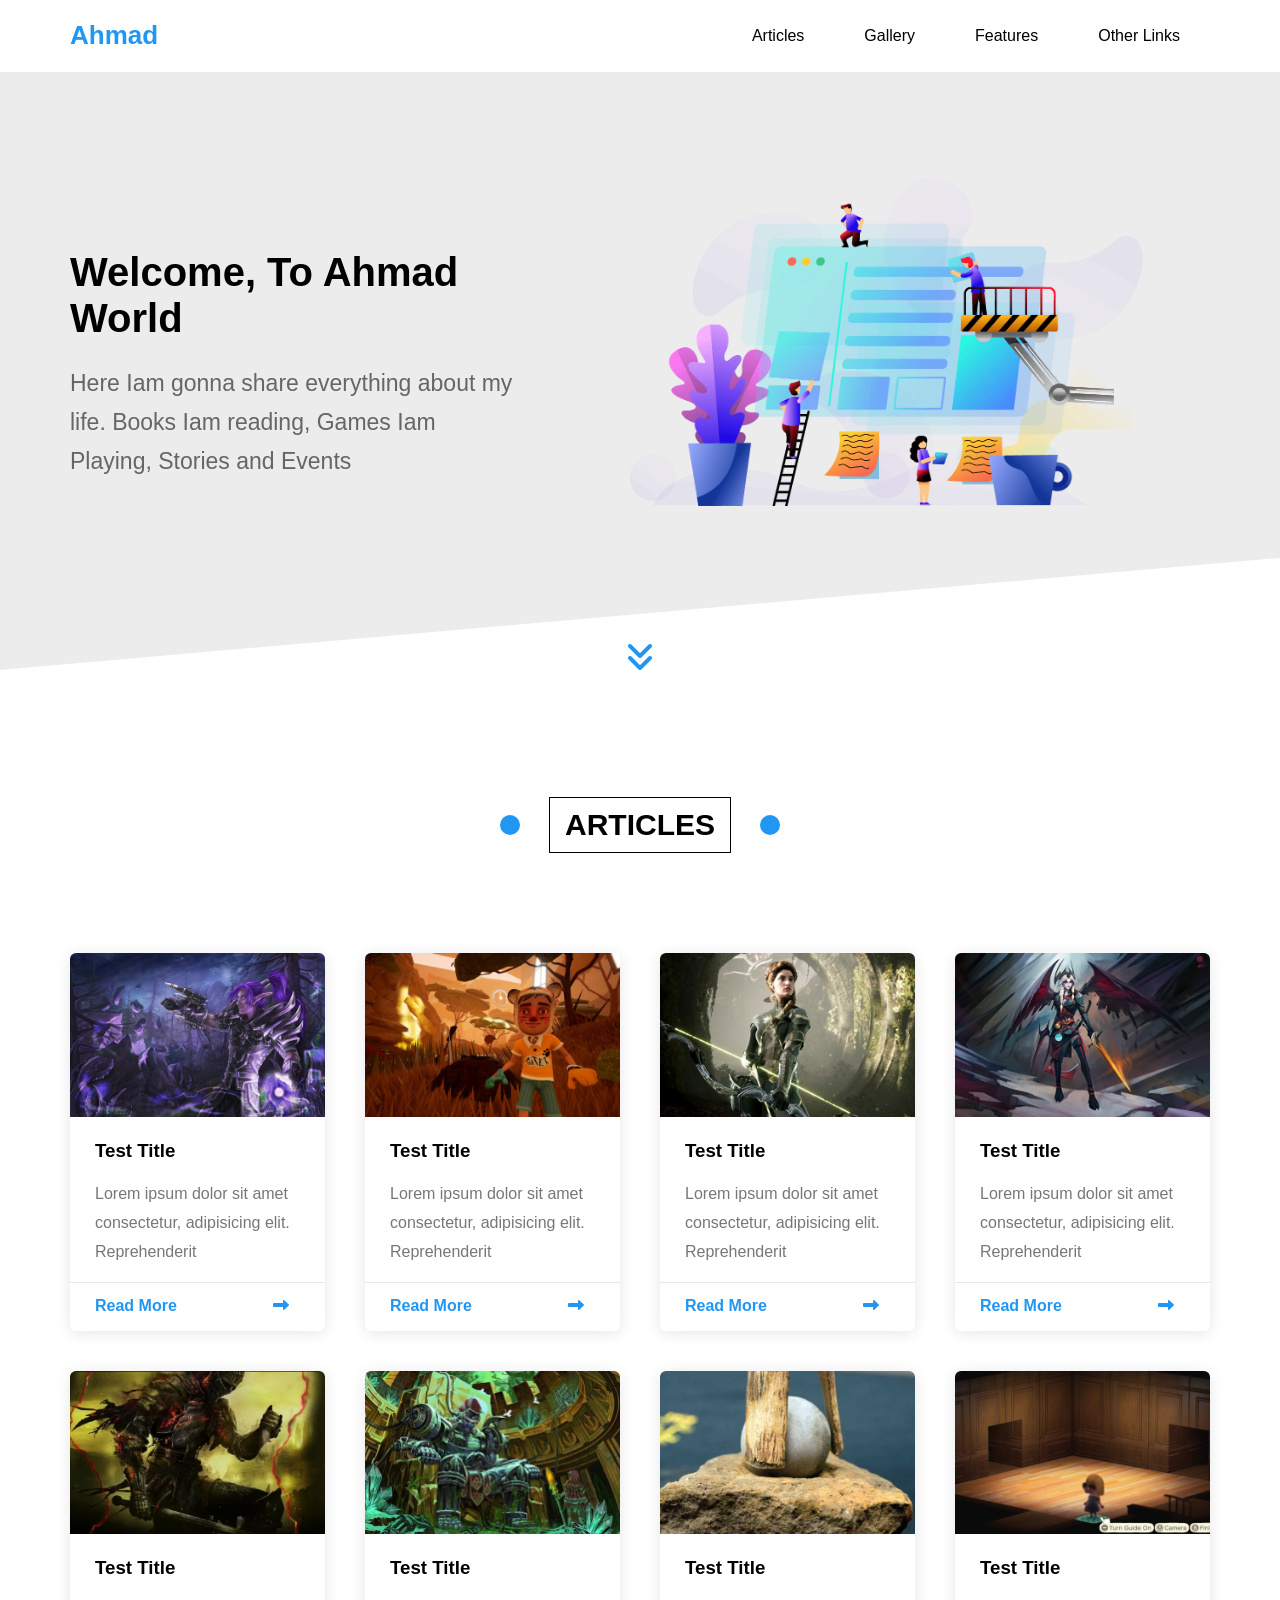
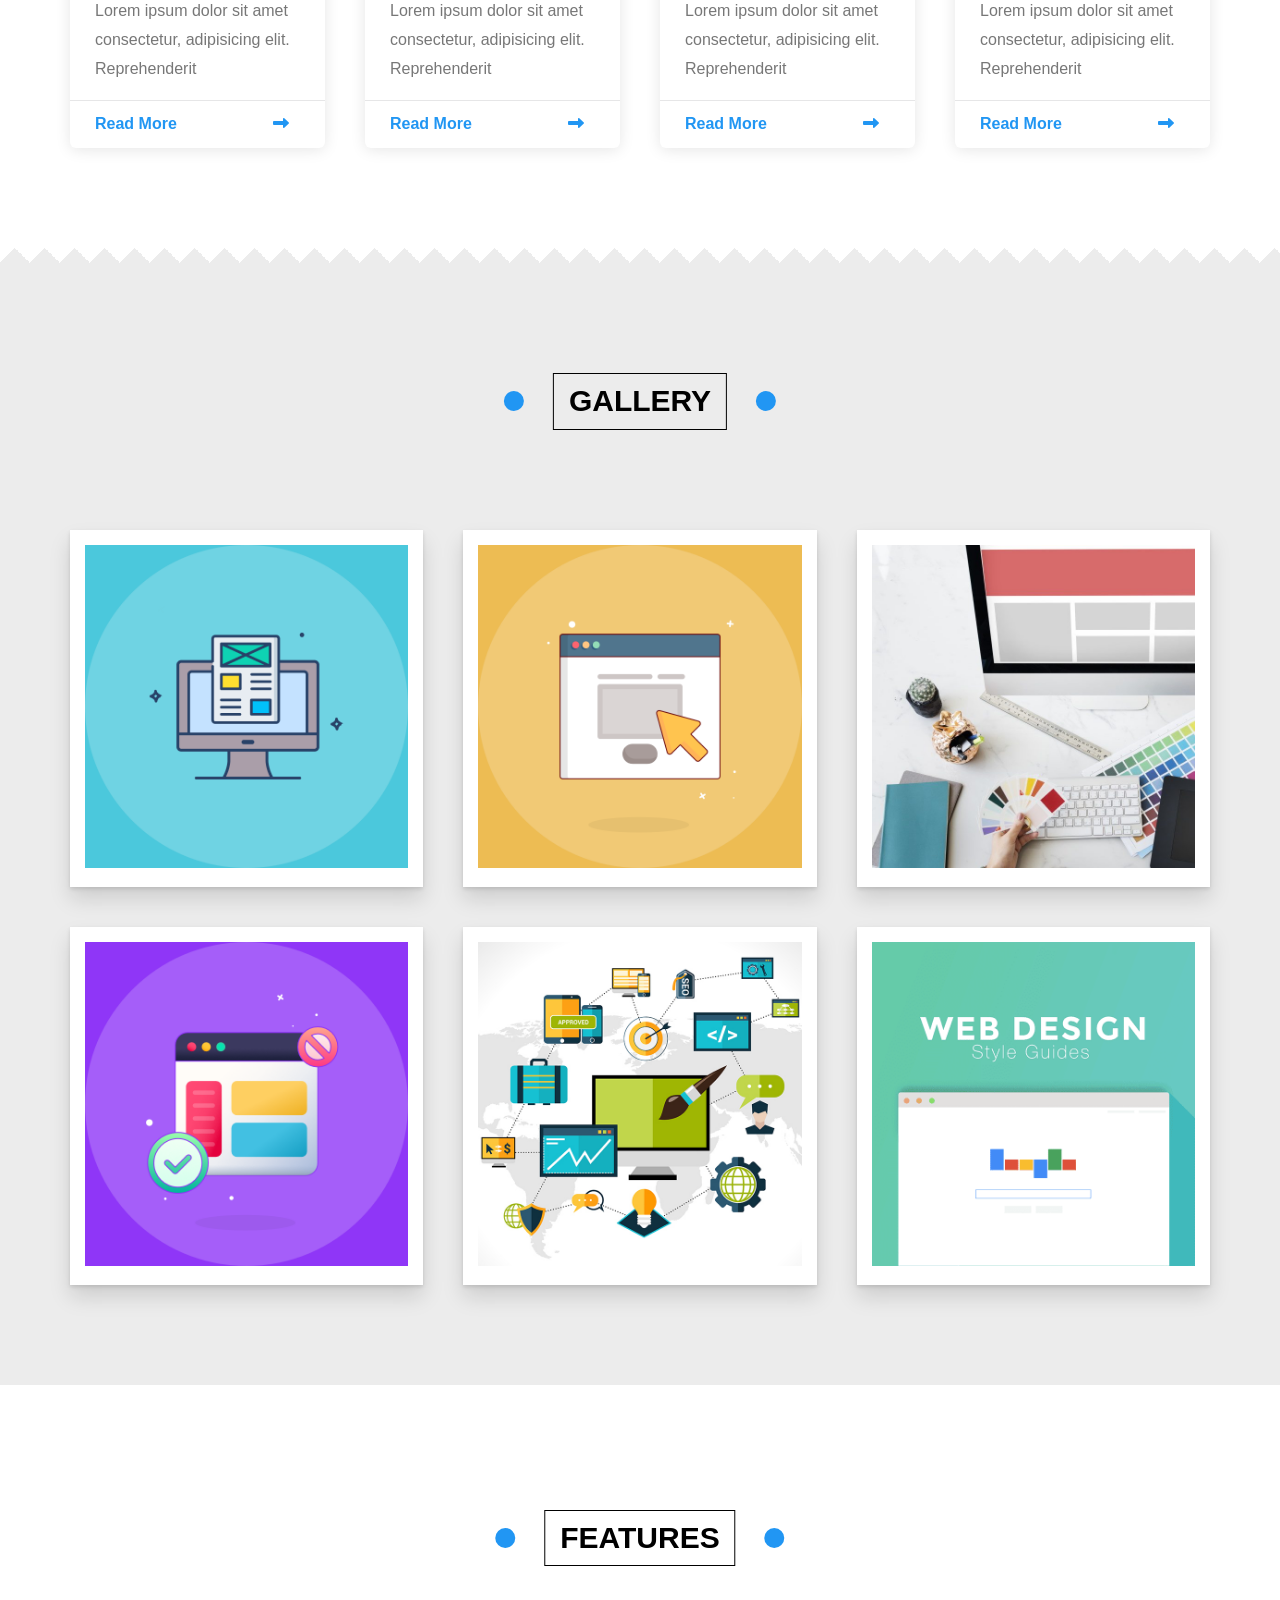
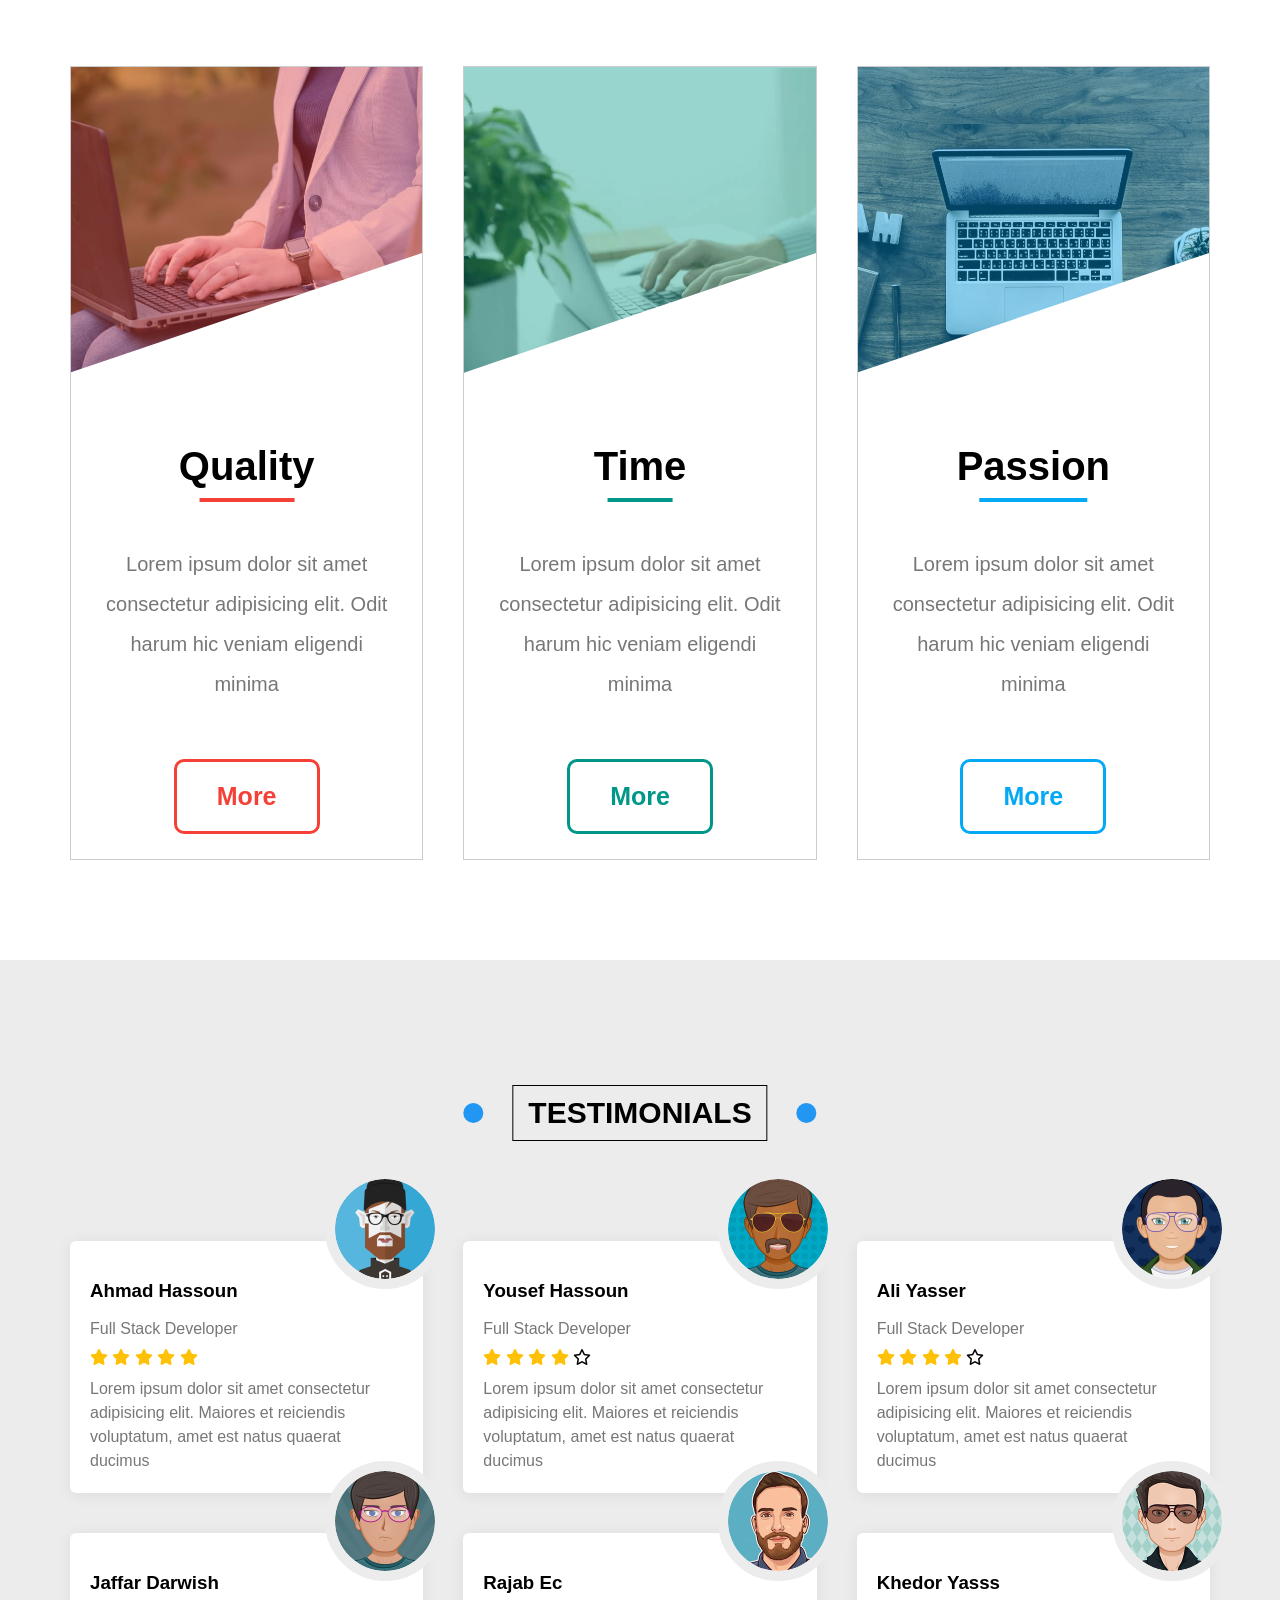
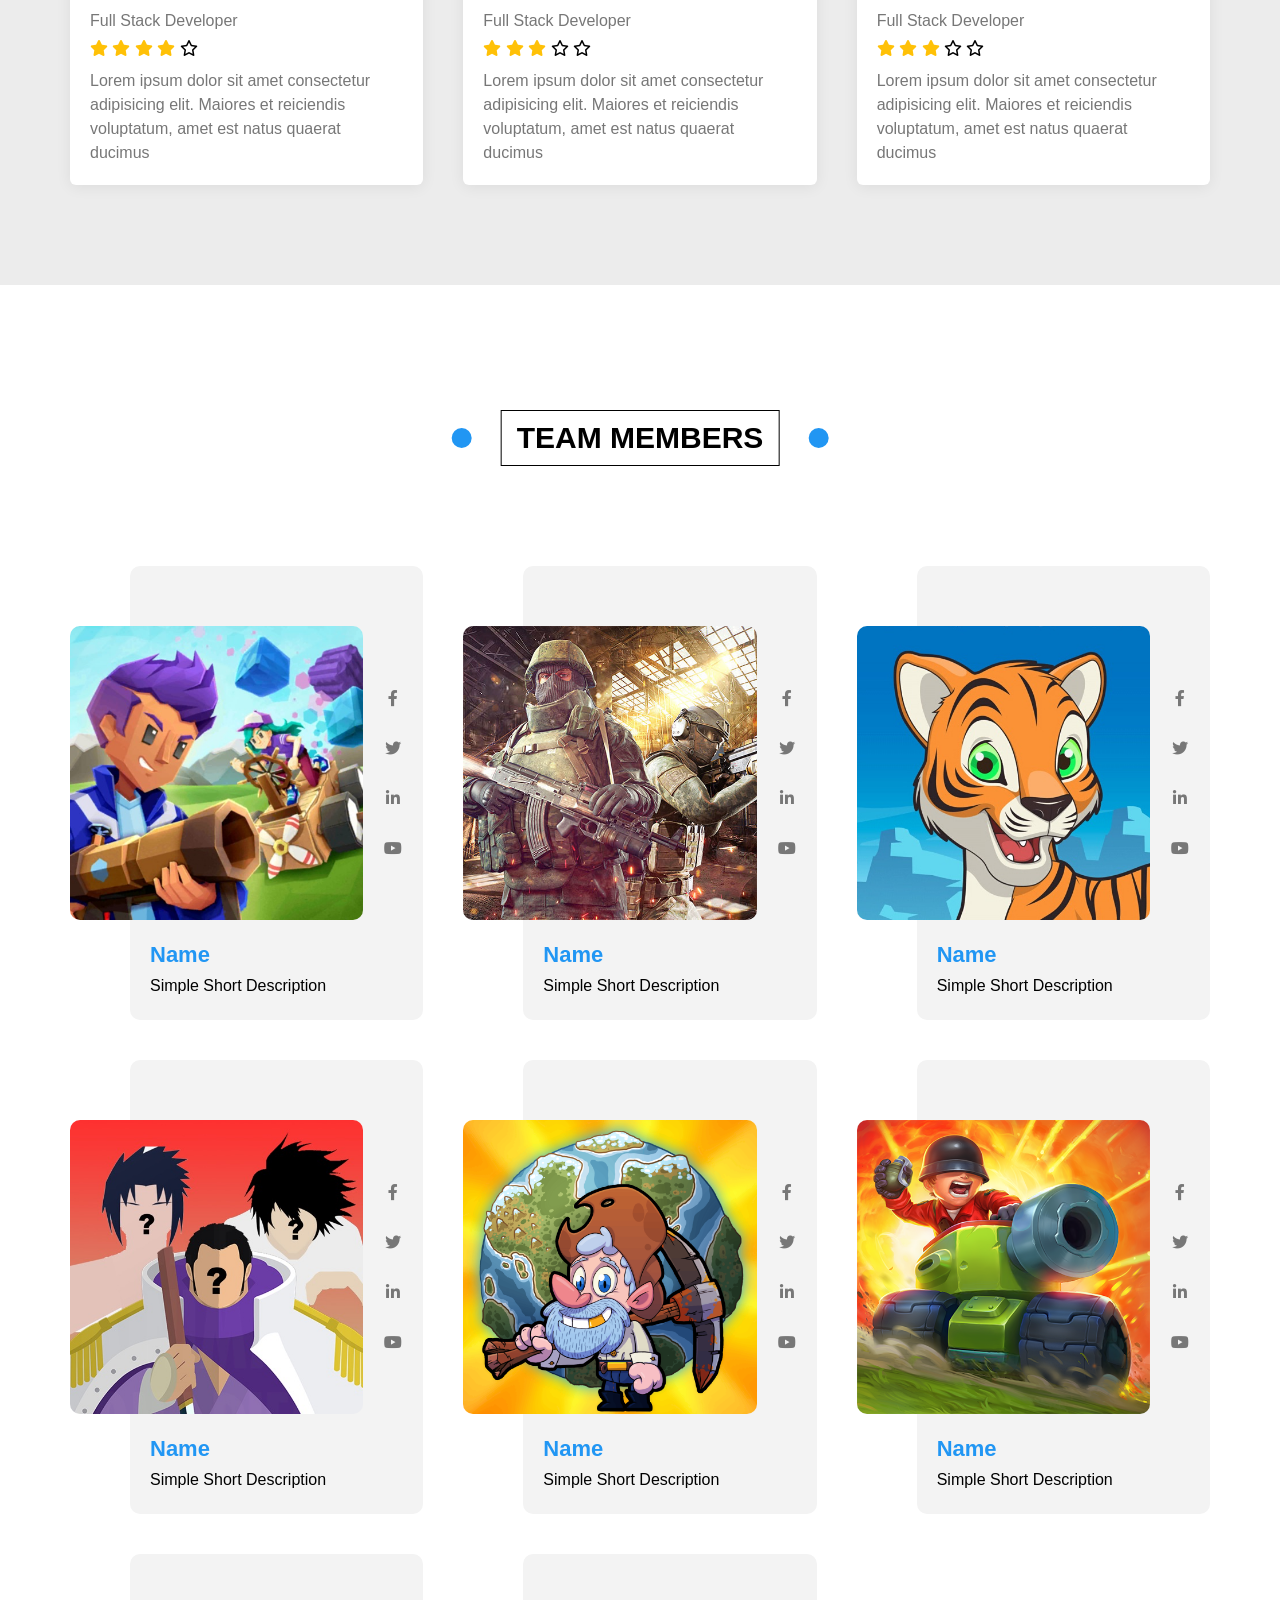
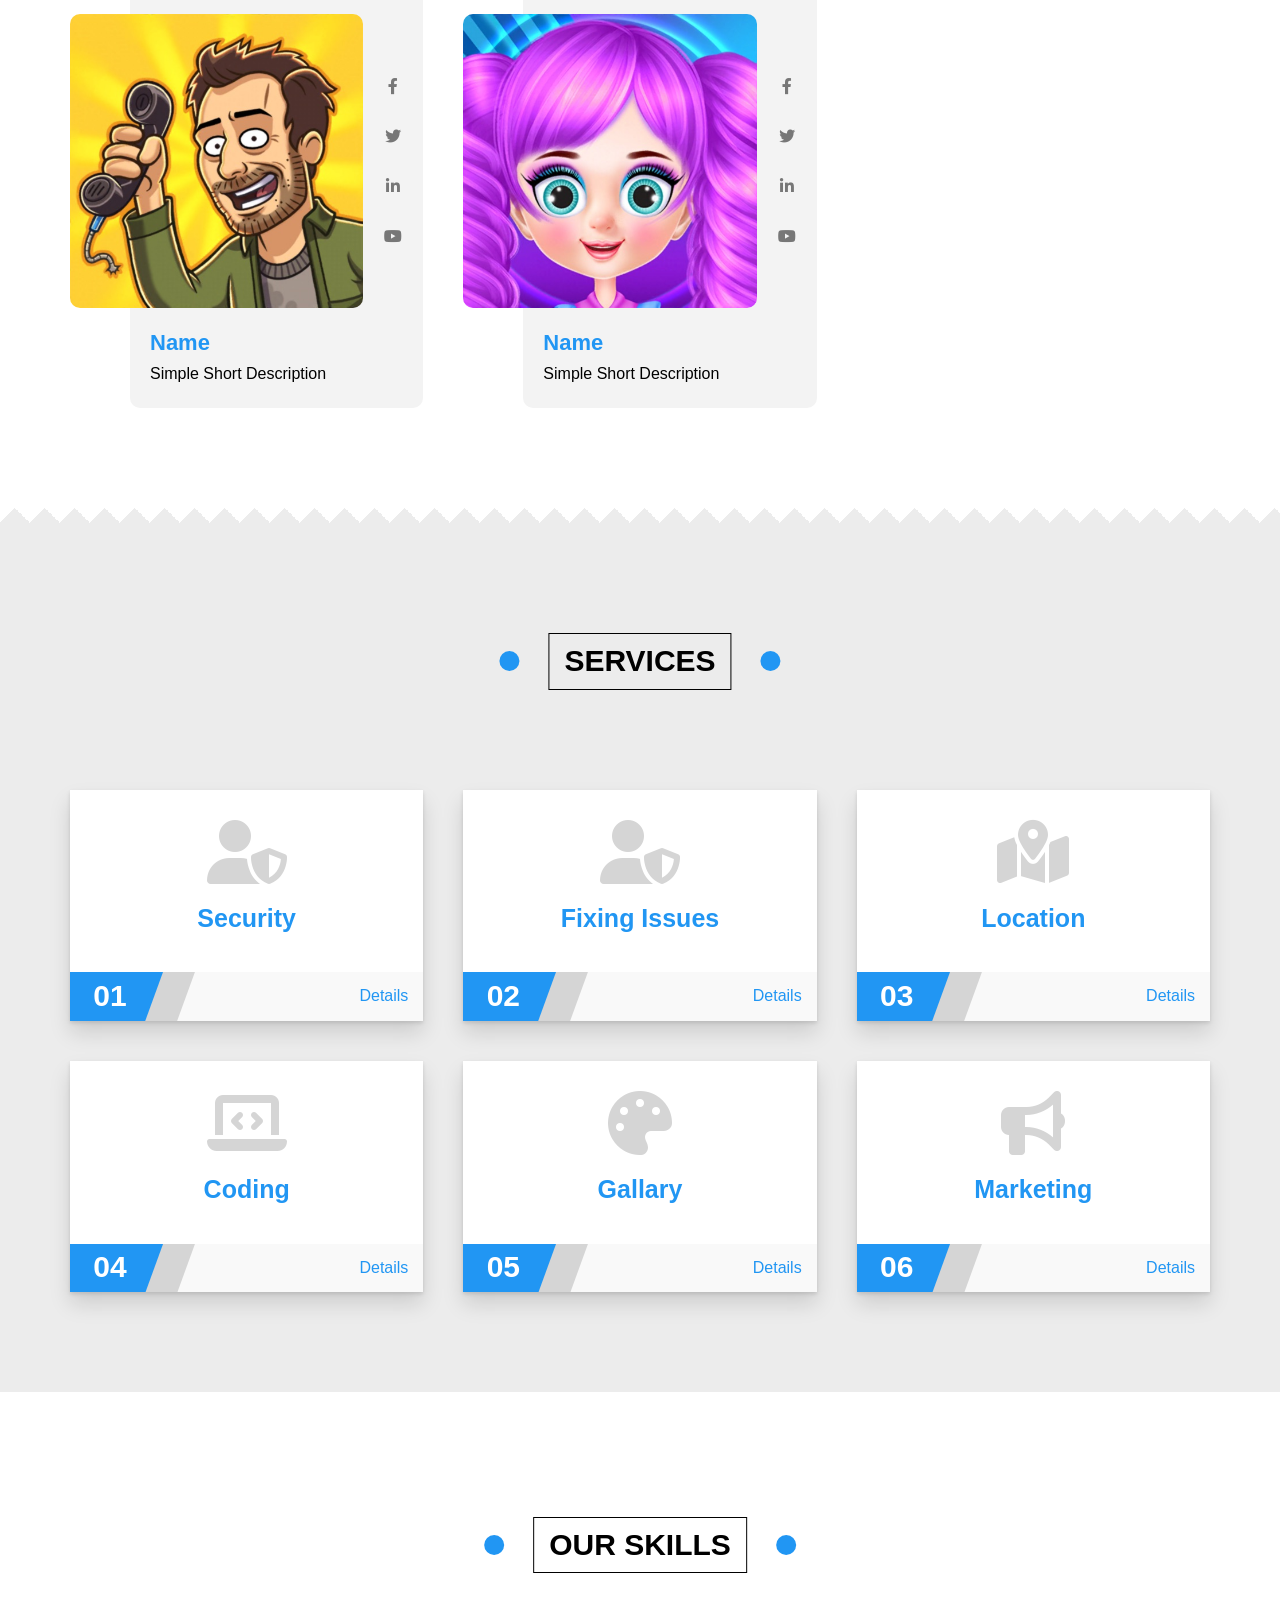
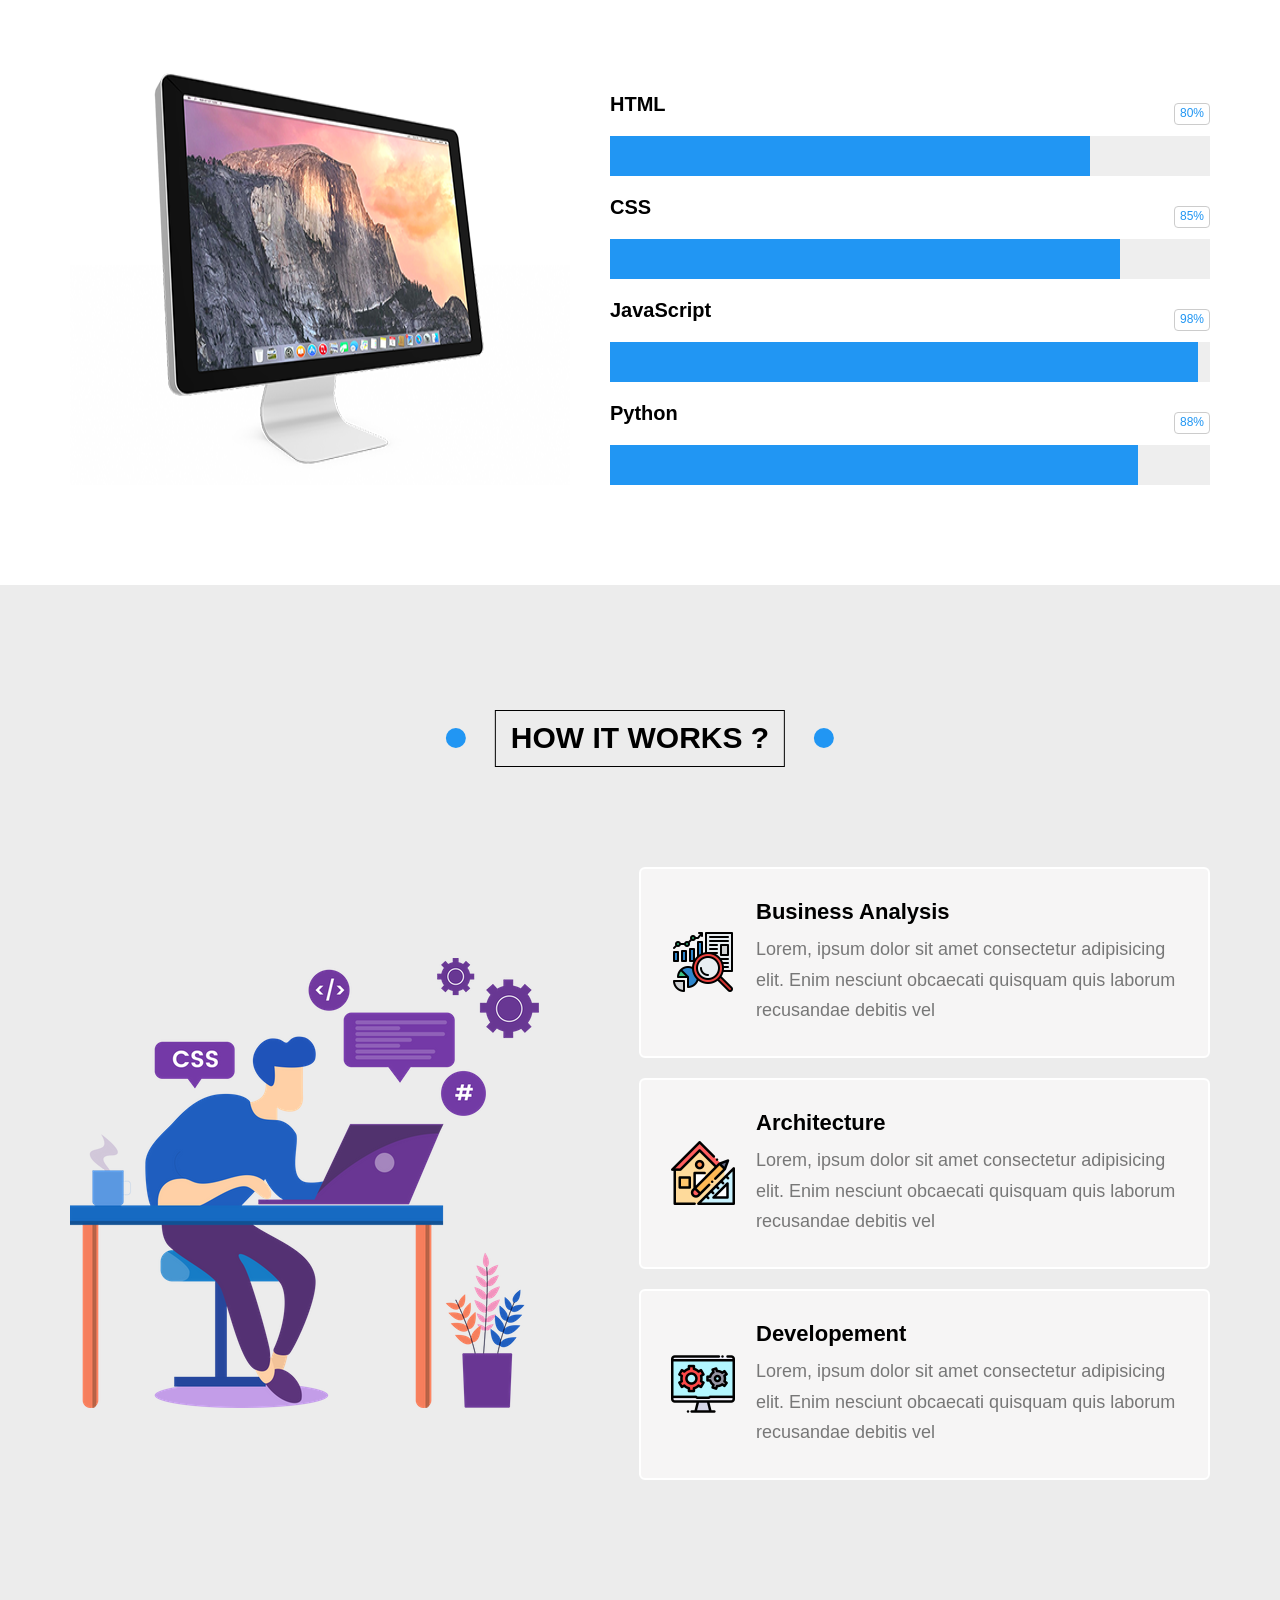
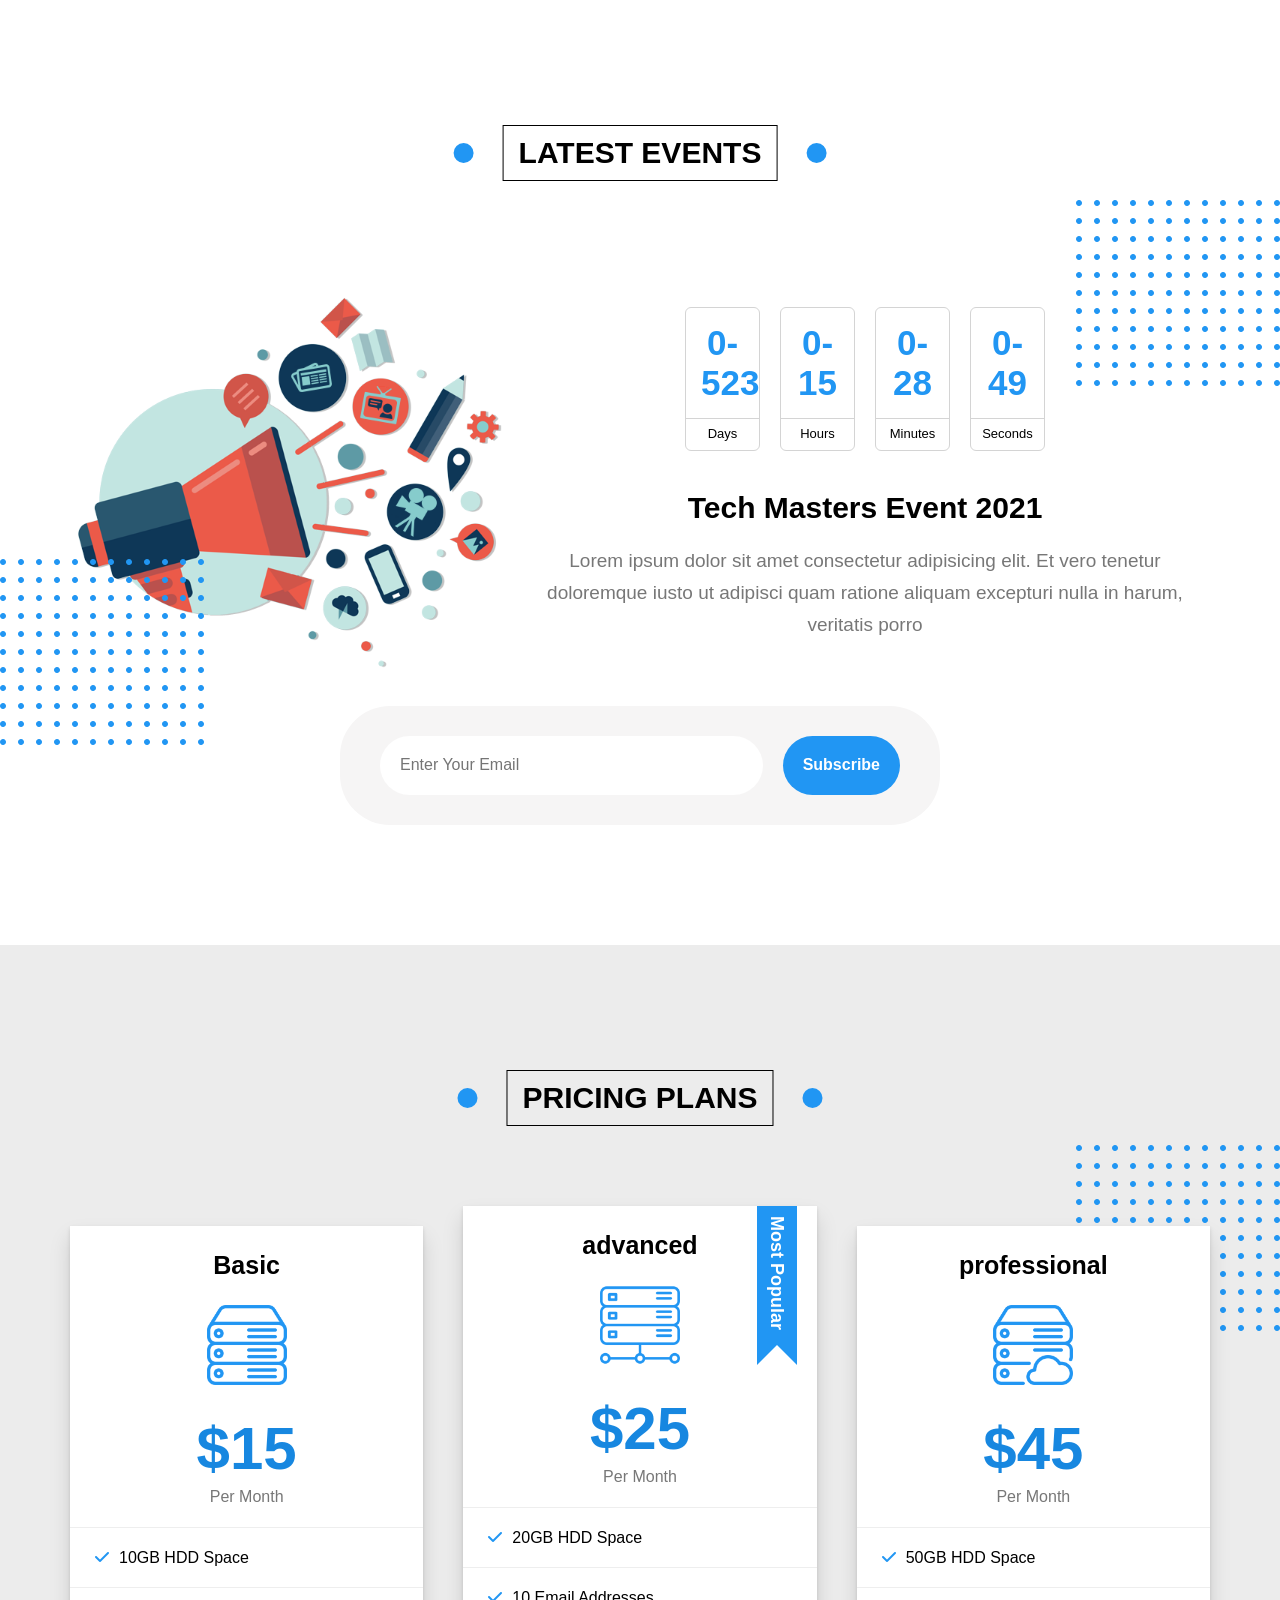
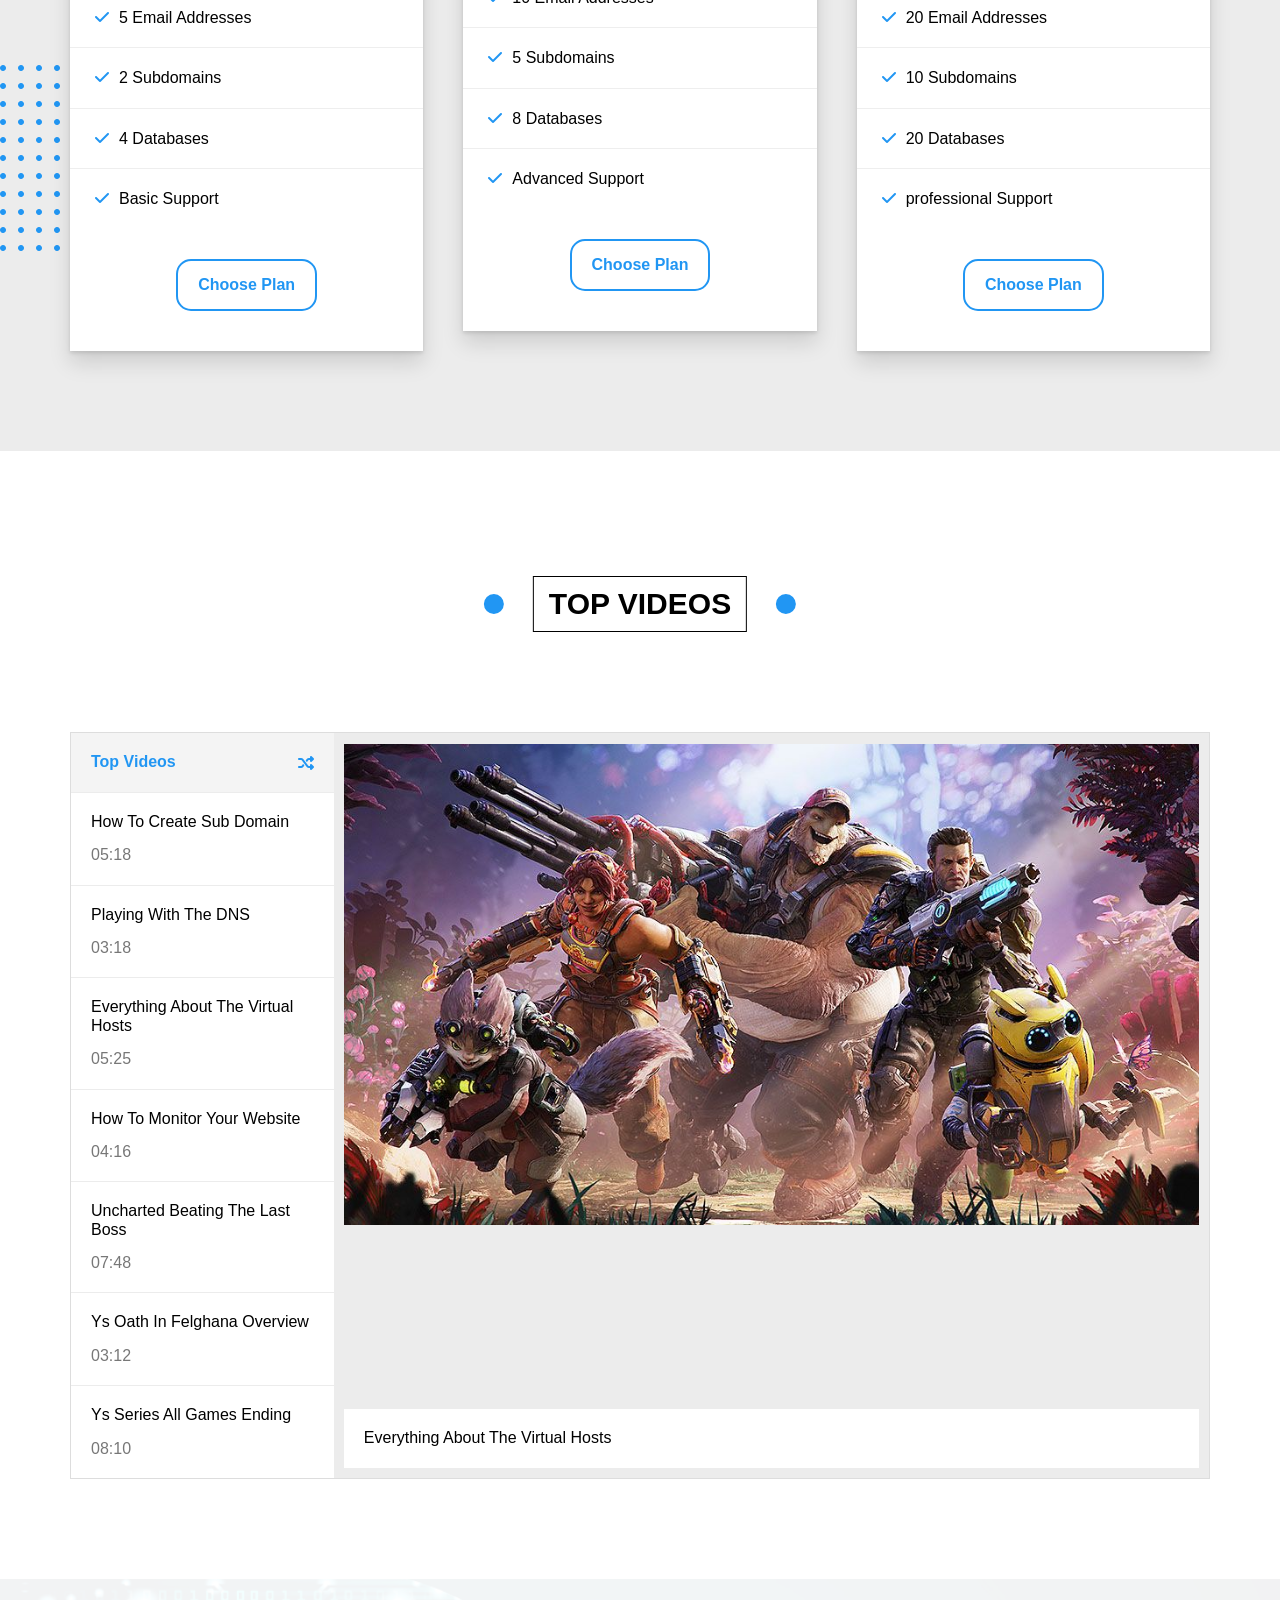
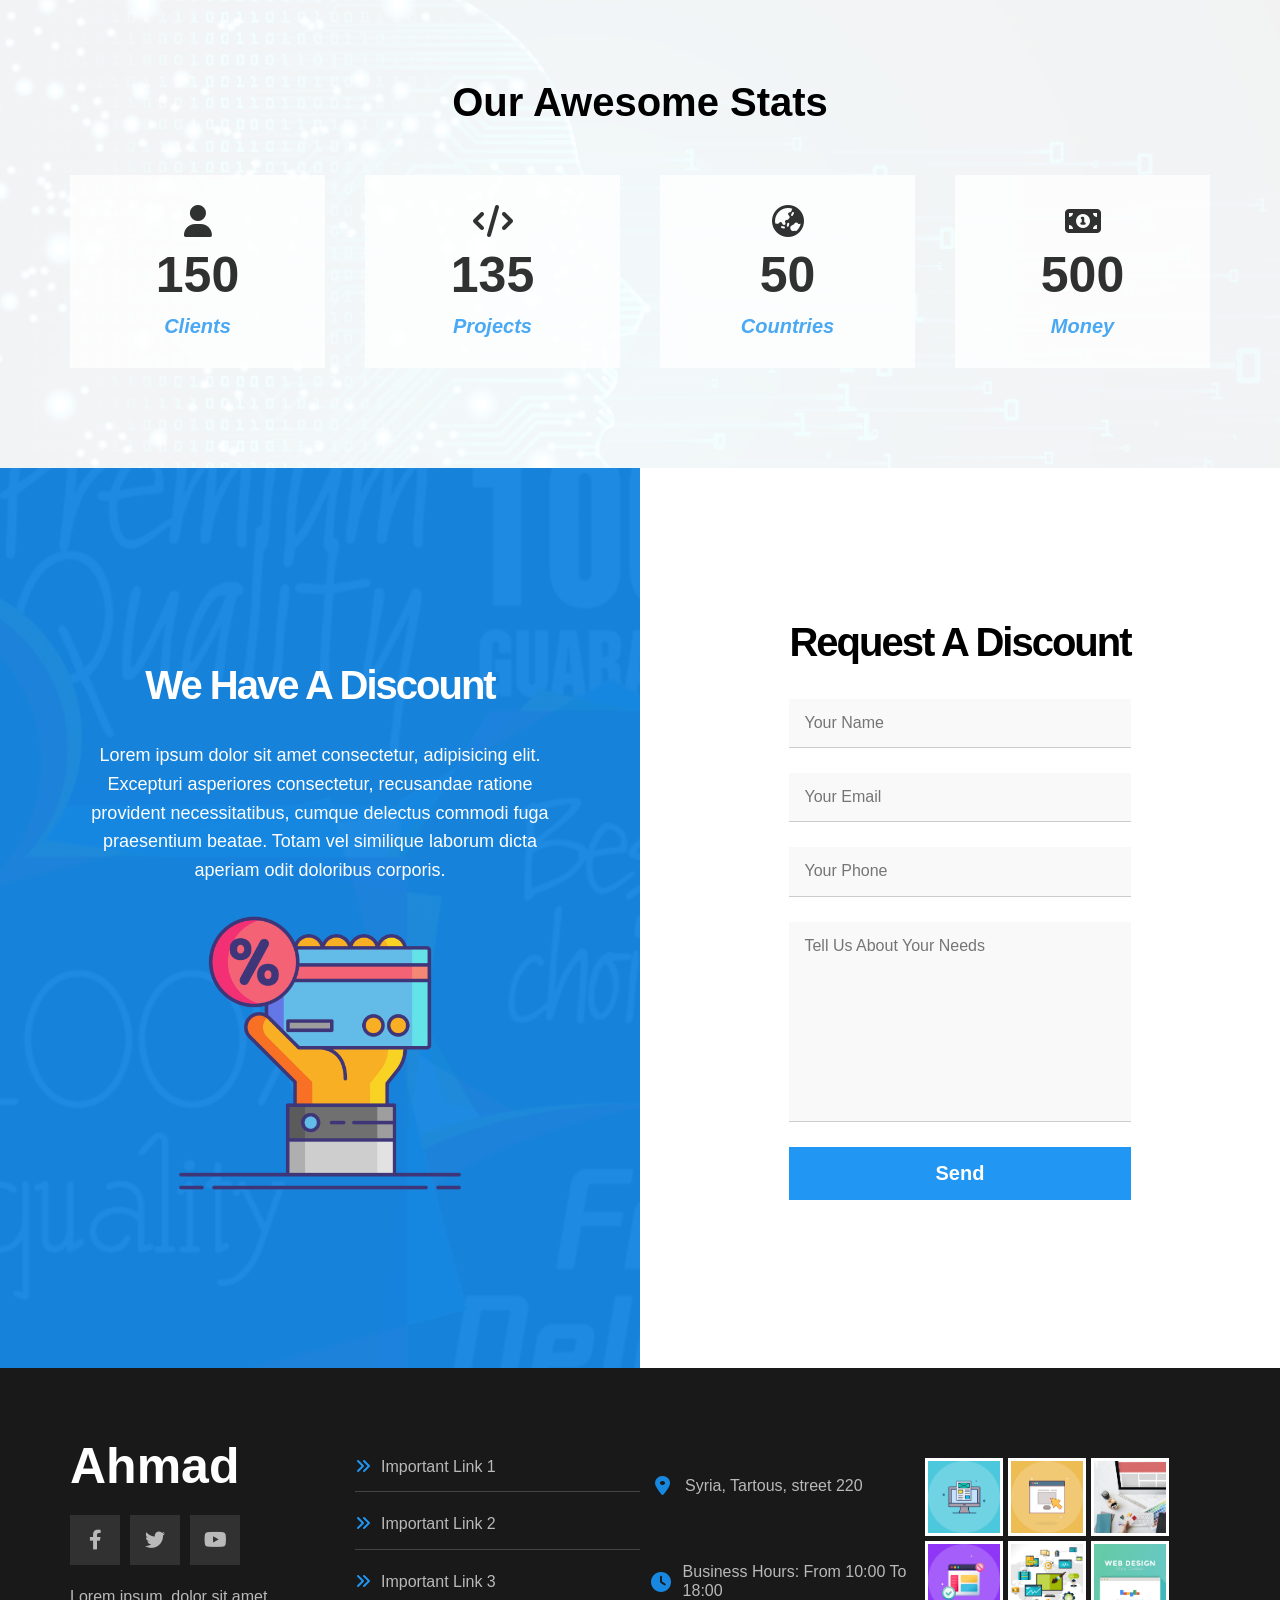
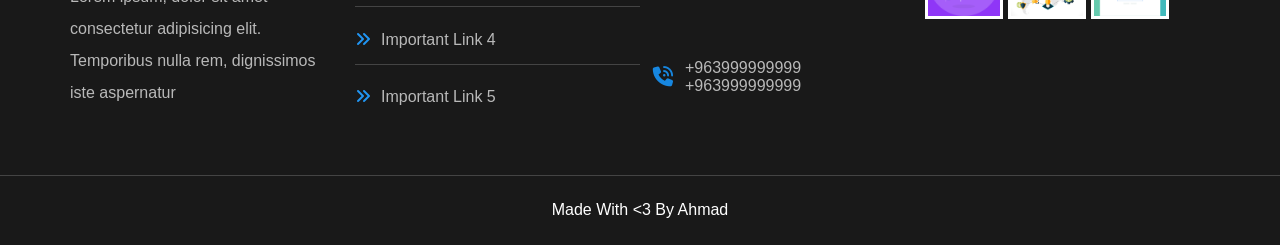
<file: project-3/index.html>
<!DOCTYPE html>
<HTML lang="en">
    <head>
        <meta charset="UTF-8">
        <meta http-equiv="X-UA-Compatible" content="IE=edge">
        <meta name="viewport" content="width=device-width, initial-scale=1.0">
        <title>Ahmad</title>
        <link rel="stylesheet" href="css/normalize.css">
        <link rel="stylesheet" href="css/main.css">
        <!-- FONT AWESOME -->
        <link rel="stylesheet" href="css/all.min.css">
        <link rel="stylesheet" href="http://fonts.google.com/css?family=cairo:wght@300;400;700&display=swap">
    </head>
    <body>
        <!-- Start Header -->
        <header class="header" id="header">
            <div class="container">
                <a href="#" class="logo">Ahmad</a>
                <ul class="ul1">
                    <li class="a1"><a href="#">Articles</a></li>
                    <li class="a1"><a href="#">Gallery</a></li>
                    <li class="a1"><a href="#">Features</a></li>
                    <li class="active">
                        <a href="#">Other Links</a>
                        <div class="box">
                            <div class="image">
                                <img src="images/megamenu.png" alt="">
                            </div>
                            <ul>
                                <li><a href="#"><i class="far fa-comments fa-fw"></i>Testimonials</a></li>
                                <li><a href="#"><i class="far fa-user fa-fw"></i>Team Members</a></li>
                                <li><a href="#"><i class="far fa-building fa-fw"></i>Services</a></li>
                                <li><a href="#"><i class="far fa-check-circle fa-fw"></i>Our Skills</a></li>
                                <li><a href="#"><i class="far fa-clipboard fa-fw"></i>How It Works</a></li>
                            </ul>
                            <ul>
                                <li><a href="#"><i class="far fa-calendar-alt fa-fw"></i>Events</a></li>
                                <li><a href="#"><i class="far fa-server fa-fw"></i>Pricing Plans</a></li>
                                <li><a href="#"><i class="far fa-play-circle fa-fw"></i>Top Videos</a></li>
                                <li><a href="#"><i class="far fa-chart-bar fa-fw"></i>Stats</a></li>
                                <li><a href="#"><i class="far fa-percent fa-fw"></i>Request A Discount</a></li>
                            </ul>
                        </div>
                    </li>
                </ul>
            </div>
        </header>
        <!-- End Header -->
        <!-- Start Landing -->
        <div class="landing">
            <div class="container">
                <div class="text">
                    <h1>Welcome, To Ahmad World</h1>
                    <p>Here Iam gonna share everything about my life. Books Iam reading, Games Iam Playing, Stories and Events</p>
                </div>
                <div class="image">
                    <img src="images/landing-image.png" alt="">
                </div>
                <a href="#articles" class="go-down">
                    <i class="fas fa-angle-double-down fa-2x"></i>
                </a>
            </div>
        </div>
        <!-- End Landing -->
        <!-- Start Articles -->
        <div class="Article" id="Article">
            <h2 class="main-title">ARTICLES</h2>
            <div class="container">
                <div class="box">
                    <img src="images/cat-01.jpg" alt="">
                    <div class="text">
                        <h3>Test Title</h3>
                        <p>Lorem ipsum dolor sit amet consectetur, adipisicing elit. Reprehenderit</p>
                    </div>
                    <div class="info">
                        <a href="">Read More</a>
                        <i class="fas fa-long-arrow-alt-right"></i>
                    </div>
                </div>
                <div class="box">
                    <img src="images/cat-02.jpg" alt="">
                    <div class="text">
                        <h3>Test Title</h3>
                        <p>Lorem ipsum dolor sit amet consectetur, adipisicing elit. Reprehenderit</p>
                    </div>
                    <div class="info">
                        <a href="">Read More</a>
                        <i class="fas fa-long-arrow-alt-right"></i>
                    </div>
                </div>
                <div class="box">
                    <img src="images/cat-03.jpg" alt="">
                    <div class="text">
                        <h3>Test Title</h3>
                        <p>Lorem ipsum dolor sit amet consectetur, adipisicing elit. Reprehenderit</p>
                    </div>
                    <div class="info">
                        <a href="">Read More</a>
                        <i class="fas fa-long-arrow-alt-right"></i>
                    </div>
                </div>
                <div class="box">
                    <img src="images/cat-04.jpg" alt="">
                    <div class="text">
                        <h3>Test Title</h3>
                        <p>Lorem ipsum dolor sit amet consectetur, adipisicing elit. Reprehenderit</p>
                    </div>
                    <div class="info">
                        <a href="">Read More</a>
                        <i class="fas fa-long-arrow-alt-right"></i>
                    </div>
                </div>
                <div class="box">
                    <img src="images/cat-05.jpg" alt="">
                    <div class="text">
                        <h3>Test Title</h3>
                        <p>Lorem ipsum dolor sit amet consectetur, adipisicing elit. Reprehenderit</p>
                    </div>
                    <div class="info">
                        <a href="">Read More</a>
                        <i class="fas fa-long-arrow-alt-right"></i>
                    </div>
                </div>
                <div class="box">
                    <img src="images/cat-06.jpg" alt="">
                    <div class="text">
                        <h3>Test Title</h3>
                        <p>Lorem ipsum dolor sit amet consectetur, adipisicing elit. Reprehenderit</p>
                    </div>
                    <div class="info">
                        <a href="">Read More</a>
                        <i class="fas fa-long-arrow-alt-right"></i>
                    </div>
                </div>
                <div class="box">
                    <img src="images/cat-07.jpg" alt="">
                    <div class="text">
                        <h3>Test Title</h3>
                        <p>Lorem ipsum dolor sit amet consectetur, adipisicing elit. Reprehenderit</p>
                    </div>
                    <div class="info">
                        <a href="">Read More</a>
                        <i class="fas fa-long-arrow-alt-right"></i>
                    </div>
                </div>
                <div class="box">
                    <img src="images/cat-08.jpg" alt="">
                    <div class="text">
                        <h3>Test Title</h3>
                        <p>Lorem ipsum dolor sit amet consectetur, adipisicing elit. Reprehenderit</p>
                    </div>
                    <div class="info">
                        <a href="">Read More</a>
                        <i class="fas fa-long-arrow-alt-right"></i>
                    </div>
                </div>
            </div>
        </div>
        <!-- End Articles -->
        <!-- Start Gallery -->
        <div class="spikes">
        </div>
        <div class="Gallery" id="Gallery">
            <h2 class="main-title">Gallery</h2>
            <div class="container">
                <div class="box">
                    <div class="image">
                        <img src="images/gallery-01.png" alt="g1">
                    </div>
                </div>
                <div class="box">
                    <div class="image">
                        <img src="images/gallery-02.png" alt="g1">
                    </div>
                </div>
                <div class="box">
                    <div class="image">
                        <img src="images/gallery-03.jpg" alt="g1">
                    </div>
                </div>
                <div class="box">
                    <div class="image">
                        <img src="images/gallery-04.png" alt="g1">
                    </div>
                </div>
                <div class="box">
                    <div class="image">
                        <img src="images/gallery-05.jpg" alt="g1">
                    </div>
                </div>
                <div class="box">
                    <div class="image">
                        <img src="images/gallery-06.png" alt="g1">
                    </div>
                </div>
            </div>
        </div>
        <!-- End Gallery -->
        <!-- Start Features -->
        <div class="features" id="features">
            <h2 class="main-title">Features</h2>
            <div class="container">
                <div class="box quality">
                    <div class="image">
                        <img src="images/features-01.jpg" alt="f1">
                    </div>
                    <h2>Quality</h2>
                    <p>Lorem ipsum dolor sit amet consectetur adipisicing elit. Odit harum hic veniam eligendi minima</p>
                    <a href="#"><span>More</span></a>
                </div>
                <div class="box time">
                    <div class="image">
                        <img src="images/features-02.jpg" alt="f1">
                    </div>
                    <h2>Time</h2>
                    <p>Lorem ipsum dolor sit amet consectetur adipisicing elit. Odit harum hic veniam eligendi minima</p>
                    <a href="#"><span>More</span></a>
                </div>
                <div class="box pass">
                    <div class="image">
                        <img src="images/features-03.jpg" alt="f1">
                    </div>
                    <h2>Passion</h2>
                    <p>Lorem ipsum dolor sit amet consectetur adipisicing elit. Odit harum hic veniam eligendi minima</p>
                    <a href="#"><span>More</span></a>
                </div>
            </div>
        </div>
        <!-- End Features -->
        <!-- Start Testimonials -->
        <div class="testimonials" id="testimonials">
            <h2 class="main-title">Testimonials</h2>
            <div class="container">
                <div class="box">
                    <img src="images/avatar-01.png" alt="AVVV1">
                    <h3>Ahmad Hassoun</h3>
                    <span class="title">Full Stack Developer</span>
                    <div class="rate">
                        <i class="filled fas fa-star"></i>
                        <i class="filled fas fa-star"></i>
                        <i class="filled fas fa-star"></i>
                        <i class="filled fas fa-star"></i>
                        <i class="filled fas fa-star"></i>
                    </div>
                    <p>Lorem ipsum dolor sit amet consectetur adipisicing elit. Maiores et reiciendis voluptatum, amet est natus quaerat ducimus</p>
                </div>
                <div class="box">
                    <img src="images/avatar-02.png" alt="AVVV1">
                    <h3>Yousef Hassoun</h3>
                    <span class="title">Full Stack Developer</span>
                    <div class="rate">
                        <i class="filled fas fa-star"></i>
                        <i class="filled fas fa-star"></i>
                        <i class="filled fas fa-star"></i>
                        <i class="filled fas fa-star"></i>
                        <i class="far fa-star"></i>
                    </div>
                    <p>Lorem ipsum dolor sit amet consectetur adipisicing elit. Maiores et reiciendis voluptatum, amet est natus quaerat ducimus</p>
                </div>
                <div class="box">
                    <img src="images/avatar-03.png" alt="AVVV1">
                    <h3>Ali Yasser</h3>
                    <span class="title">Full Stack Developer</span>
                    <div class="rate">
                        <i class="filled fas fa-star"></i>
                        <i class="filled fas fa-star"></i>
                        <i class="filled fas fa-star"></i>
                        <i class="filled fas fa-star"></i>
                        <i class="far fa-star"></i>
                    </div>
                    <p>Lorem ipsum dolor sit amet consectetur adipisicing elit. Maiores et reiciendis voluptatum, amet est natus quaerat ducimus</p>
                </div>
                <div class="box">
                    <img src="images/avatar-04.png" alt="AVVV1">
                    <h3>Jaffar Darwish</h3>
                    <span class="title">Full Stack Developer</span>
                    <div class="rate">
                        <i class="filled fas fa-star"></i>
                        <i class="filled fas fa-star"></i>
                        <i class="filled fas fa-star"></i>
                        <i class="filled fas fa-star"></i>
                        <i class="far fa-star"></i>
                    </div>
                    <p>Lorem ipsum dolor sit amet consectetur adipisicing elit. Maiores et reiciendis voluptatum, amet est natus quaerat ducimus</p>
                </div>
                <div class="box">
                    <img src="images/avatar-05.png" alt="AVVV1">
                    <h3>Rajab Ec</h3>
                    <span class="title">Full Stack Developer</span>
                    <div class="rate">
                        <i class="filled fas fa-star"></i>
                        <i class="filled fas fa-star"></i>
                        <i class="filled fas fa-star"></i>
                        <i class="far fa-star"></i>
                        <i class="far fa-star"></i>
                    </div>
                    <p>Lorem ipsum dolor sit amet consectetur adipisicing elit. Maiores et reiciendis voluptatum, amet est natus quaerat ducimus</p>
                </div>
                <div class="box">
                    <img src="images/avatar-06.png" alt="AVVV1">
                    <h3>Khedor Yasss</h3>
                    <span class="title">Full Stack Developer</span>
                    <div class="rate">
                        <i class="filled fas fa-star"></i>
                        <i class="filled fas fa-star"></i>
                        <i class="filled fas fa-star"></i>
                        <i class="far fa-star"></i>
                        <i class="far fa-star"></i>
                    </div>
                    <p>Lorem ipsum dolor sit amet consectetur adipisicing elit. Maiores et reiciendis voluptatum, amet est natus quaerat ducimus</p>
                </div>
            </div>
        </div>
        <!-- End Testimonials -->
        <!-- Start Team Membees -->
        <div class="Team-Membees" id="Team-Membees">
            <h2 class="main-title">TEAM MEMBERS</h2>
            <div class="container">
                <div class="box">
                    <div class="data">
                        <img src="images/team-01.jpg" alt="11">
                        <div class="social">
                            <a href="#">
                                <i class="fab fa-facebook-f"></i>
                            </a>
                            <a href="#">
                                <i class="fab fa-twitter"></i>
                            </a>
                            <a href="#">
                                <i class="fab fa-linkedin-in"></i>
                            </a>
                            <a href="#">
                                <i class="fab fa-youtube"></i>
                            </a>
                        </div>
                    </div>
                    <div class="info">
                        <h3>Name</h3>
                        <p>Simple Short Description</p>
                    </div>
                </div>
                <div class="box">
                    <div class="data">
                        <img src="images/team-02.jpg" alt="11">
                        <div class="social">
                            <a href="#">
                                <i class="fab fa-facebook-f"></i>
                            </a>
                            <a href="#">
                                <i class="fab fa-twitter"></i>
                            </a>
                            <a href="#">
                                <i class="fab fa-linkedin-in"></i>
                            </a>
                            <a href="#">
                                <i class="fab fa-youtube"></i>
                            </a>
                        </div>
                    </div>
                    <div class="info">
                        <h3>Name</h3>
                        <p>Simple Short Description</p>
                    </div>
                </div>
                <div class="box">
                    <div class="data">
                        <img src="images/team-03.jpg" alt="11">
                        <div class="social">
                            <a href="#">
                                <i class="fab fa-facebook-f"></i>
                            </a>
                            <a href="#">
                                <i class="fab fa-twitter"></i>
                            </a>
                            <a href="#">
                                <i class="fab fa-linkedin-in"></i>
                            </a>
                            <a href="#">
                                <i class="fab fa-youtube"></i>
                            </a>
                        </div>
                    </div>
                    <div class="info">
                        <h3>Name</h3>
                        <p>Simple Short Description</p>
                    </div>
                </div>
                <div class="box">
                    <div class="data">
                        <img src="images/team-04.jpg" alt="11">
                        <div class="social">
                            <a href="#">
                                <i class="fab fa-facebook-f"></i>
                            </a>
                            <a href="#">
                                <i class="fab fa-twitter"></i>
                            </a>
                            <a href="#">
                                <i class="fab fa-linkedin-in"></i>
                            </a>
                            <a href="#">
                                <i class="fab fa-youtube"></i>
                            </a>
                        </div>
                    </div>
                    <div class="info">
                        <h3>Name</h3>
                        <p>Simple Short Description</p>
                    </div>
                </div>
                <div class="box">
                    <div class="data">
                        <img src="images/team-05.png" alt="11">
                        <div class="social">
                            <a href="#">
                                <i class="fab fa-facebook-f"></i>
                            </a>
                            <a href="#">
                                <i class="fab fa-twitter"></i>
                            </a>
                            <a href="#">
                                <i class="fab fa-linkedin-in"></i>
                            </a>
                            <a href="#">
                                <i class="fab fa-youtube"></i>
                            </a>
                        </div>
                    </div>
                    <div class="info">
                        <h3>Name</h3>
                        <p>Simple Short Description</p>
                    </div>
                </div>
                <div class="box">
                    <div class="data">
                        <img src="images/team-06.png" alt="11">
                        <div class="social">
                            <a href="#">
                                <i class="fab fa-facebook-f"></i>
                            </a>
                            <a href="#">
                                <i class="fab fa-twitter"></i>
                            </a>
                            <a href="#">
                                <i class="fab fa-linkedin-in"></i>
                            </a>
                            <a href="#">
                                <i class="fab fa-youtube"></i>
                            </a>
                        </div>
                    </div>
                    <div class="info">
                        <h3>Name</h3>
                        <p>Simple Short Description</p>
                    </div>
                </div>
                <div class="box">
                    <div class="data">
                        <img src="images/team-07.jpg" alt="11">
                        <div class="social">
                            <a href="#">
                                <i class="fab fa-facebook-f"></i>
                            </a>
                            <a href="#">
                                <i class="fab fa-twitter"></i>
                            </a>
                            <a href="#">
                                <i class="fab fa-linkedin-in"></i>
                            </a>
                            <a href="#">
                                <i class="fab fa-youtube"></i>
                            </a>
                        </div>
                    </div>
                    <div class="info">
                        <h3>Name</h3>
                        <p>Simple Short Description</p>
                    </div>
                </div>
                <div class="box">
                    <div class="data">
                        <img src="images/team-08.jpg" alt="11">
                        <div class="social">
                            <a href="#">
                                <i class="fab fa-facebook-f"></i>
                            </a>
                            <a href="#">
                                <i class="fab fa-twitter"></i>
                            </a>
                            <a href="#">
                                <i class="fab fa-linkedin-in"></i>
                            </a>
                            <a href="#">
                                <i class="fab fa-youtube"></i>
                            </a>
                        </div>
                    </div>
                    <div class="info">
                        <h3>Name</h3>
                        <p>Simple Short Description</p>
                    </div>
                </div>
            </div>
        </div>
        <!-- End Team Membees -->
        <!-- Start Services -->
        <div class="spikes">
        </div>
        <div class="services" id="services">
            <h2 class="main-title">Services</h2>
            <div class="container">
                <div class="box">
                    <i class="fas fa-user-shield fa-4x"></i>
                    <h3>Security</h3>
                    <div class="info">
                        <a href="#">Details</a>
                    </div>
                </div>
                <div class="box">
                    <i class="fas fa-user-shield fa-4x"></i>
                    <h3>Fixing Issues</h3>
                    <div class="info">
                        <a href="#">Details</a>
                    </div>
                </div>
                <div class="box">
                    <i class="fas fa-map-marked-alt fa-4x"></i>
                    <h3>Location</h3>
                    <div class="info">
                        <a href="#">Details</a>
                    </div>
                </div>
                <div class="box">
                    <i class="fas fa-laptop-code fa-4x"></i>
                    <h3>Coding</h3>
                    <div class="info">
                        <a href="#">Details</a>
                    </div>
                </div>
                <div class="box">
                    <i class="fas fa-palette fa-4x"></i>
                    <h3>Gallary</h3>
                    <div class="info">
                        <a href="#">Details</a>
                    </div>
                </div>
                <div class="box">
                    <i class="fas fa-bullhorn fa-4x"></i>
                    <h3>Marketing</h3>
                    <div class="info">
                        <a href="#">Details</a>
                    </div>
                </div>
            </div>
        </div>
        <!-- End Services -->
        <!-- Start Our Skills -->
        <div class="our-skills" id="ourskills">
            <h2 class="main-title">our skills</h2>
            <div class="container">
                <img src="images/skills.png" alt="">
                <div class="skills">
                    <div class="skill">
                        <h3>HTML</h3>
                        <div class="box">
                            <span style="width: 80%;" data-width="80%" data-progress="80%"></span>
                        </div>
                    </div>
                    <div class="skill">
                        <h3>CSS</h3>
                        <div class="box">
                            <span style="width: 85%;" data-width="85%" data-progress="85%"></span>
                        </div>
                    </div>
                    <div class="skill">
                        <h3>JavaScript</h3>
                        <div class="box">
                            <span style="width: 98%;" data-width="98%" data-progress="98%"></span>
                        </div>
                    </div>
                    <div class="skill">
                        <h3>Python</h3>
                        <div class="box">
                            <span style="width: 88%;" data-width="88%" data-progress="88%"></span>
                        </div>
                    </div>
                </div>
            </div>
        </div>
        <!-- End Our Skills -->
        <!-- Start HOW IT WORKS ? -->
        <div class="work" id="work">
            <h2 class="main-title">HOW IT WORKS ?</h2>
            <div class="container">
                <img class="iim" src="images/work-steps.png" alt="">
                <div class="boxx">
                    <div class="box">
                        <img src="images/work-steps-1.png" alt="">
                        <h3>Business Analysis</h3>
                        <p>Lorem, ipsum dolor sit amet consectetur adipisicing elit. Enim nesciunt obcaecati quisquam quis laborum recusandae debitis vel</p>
                    </div>
                    <div class="box">
                        <img src="images/work-steps-2.png" alt="">
                        <h3>Architecture</h3>
                        <p>Lorem, ipsum dolor sit amet consectetur adipisicing elit. Enim nesciunt obcaecati quisquam quis laborum recusandae debitis vel</p>
                    </div>
                    <div class="box">
                        <img src="images/work-steps-3.png" alt="">
                        <h3>Developement</h3>
                        <p>Lorem, ipsum dolor sit amet consectetur adipisicing elit. Enim nesciunt obcaecati quisquam quis laborum recusandae debitis vel</p>
                    </div>
                </div>
            </div>
        </div>
        <!-- End HOW IT WORKS ? -->
        <!-- Start Events -->
        <div class="event" id="event">
            <h2 class="main-title">LATEST EVENTS</h2>
            <div class="dots dots-up"></div>
            <div class="dots dots-down"></div>
            <div class="container">
                <img src="images/events.png" alt="">
                <div class="info">
                    <div class="time">
                        <div class="unit">
                            <span class="days">0-523</span>
                            <span>Days</span>
                        </div>
                        <div class="unit">
                            <span class="hours">0-15</span>
                            <span>Hours</span>
                        </div>
                        <div class="unit">
                            <span class="min">0-28</span>
                            <span>Minutes</span>
                        </div>
                        <div class="unit">
                            <span class="sec">0-49</span>
                            <span>Seconds</span>
                        </div>
                    </div>
                    <div class="text">
                        <h3>Tech Masters Event 2021</h3>
                        <p>Lorem ipsum dolor sit amet consectetur adipisicing elit. Et vero tenetur doloremque iusto ut adipisci quam ratione aliquam excepturi nulla in harum, veritatis porro</p>
                    </div>
                </div>
                <div class="submit">
                    <form action>
                        <input type="email" placeholder="Enter Your Email">
                        <input type="submit" value="Subscribe">
                    </form>
                </div>
            </div>
        </div>
        <!-- End Events -->
        <!-- Start Plans -->
        <div class="plans" id="plans">
            <h2 class="main-title">PRICING PLANS</h2>
            <div class="dots dots-up"></div>
            <div class="dots dots-down"></div>
            <div class="container">
                <div class="box">
                    <h3 class="title">Basic</h3>
                    <img src="images/hosting-basic.png" alt="">
                    <div class="much">
                        <span class="money">$15</span>
                        <span class="time">Per Month</span>
                    </div>
                    <ul>
                        <li>10GB HDD Space</li>
                        <li>5 Email Addresses</li>
                        <li>2 Subdomains</li>
                        <li>4 Databases</li>
                        <li>Basic Support</li>
                    </ul>
                    <a href="#">Choose Plan</a>
                </div>
                <div class="box mos-populer">
                    <div class="most">Most Popular</div>
                    <h3 class="title">advanced</h3>
                    <img src="images/hosting-advanced.png" alt="">
                    <div class="much">
                        <span class="money">$25</span>
                        <span class="time">Per Month</span>
                    </div>
                    <ul>
                        <li>20GB HDD Space</li>
                        <li>10 Email Addresses</li>
                        <li>5 Subdomains</li>
                        <li>8 Databases</li>
                        <li>Advanced Support</li>
                    </ul>
                    <a href="#">Choose Plan</a>
                </div>
                <div class="box">
                    <h3 class="title">professional</h3>
                    <img src="images/hosting-professional.png" alt="">
                    <div class="much">
                        <span class="money">$45</span>
                        <span class="time">Per Month</span>
                    </div>
                    <ul>
                        <li>50GB HDD Space</li>
                        <li>20 Email Addresses</li>
                        <li>10 Subdomains</li>
                        <li>20 Databases</li>
                        <li>professional Support</li>
                    </ul>
                    <a href="#">Choose Plan</a>
                </div>
            </div>
        </div>
        <!-- End Plans -->
        <!-- Start TOP VIDEOS -->
        <div class="TOP-VIDEOS" id="TOP-VIDEOs">
            <h2 class="main-title">TOP VIDEOS</h2>
            <div class="container">
                <div class="holder">
                    <div class="list">
                        <div class="name">
                            <p>Top Videos</p>
                            <i class="fas fa-random"></i>
                        </div>
                        <ul>
                            <li>
                                <span class="text">How To Create Sub Domain</span>
                                <span class="time">05:18</span>
                            </li>
                            <li>
                                <span class="text">Playing With The DNS</span>
                                <span class="time">03:18</span>
                            </li>
                            <li>
                                <span class="text">Everything About The Virtual Hosts</span>
                                <span class="time">05:25</span>
                            </li>
                            <li>
                                <span class="text">How To Monitor Your Website</span>
                                <span class="time">04:16</span>
                            </li>
                            <li>
                                <span class="text">Uncharted Beating The Last Boss</span>
                                <span class="time">07:48</span>
                            </li>
                            <li>
                                <span class="text">Ys Oath In Felghana Overview</span>
                                <span class="time">03:12</span>
                            </li>
                            <li>
                                <span class="text">Ys Series All Games Ending</span>
                                <span class="time">08:10</span>
                            </li>
                        </ul>
                    </div>
                    <div class="preview">
                        <img src="images/video-preview.jpg" alt="">
                        <div class="info">Everything About The Virtual Hosts</div>
                    </div>
                </div>
            </div>
        </div>
        <!-- End TOP VIDEOS -->
        <!-- Start Our Awesome Stats -->
        <div class="stats" id="stats">
            <h2>Our Awesome Stats</h2>
            <div class="container">
                <div class="box">
                    <i class="far fa-user fa-2x fa-fw"></i>
                    <span class="number" data-goal="150">150</span>
                    <span class="text">Clients</span>
                </div>
                <div class="box">
                    <i class="fas fa-code fa-2x fa-fw"></i>
                    <span class="number" data-goal="135">135</span>
                    <span class="text">Projects</span>
                </div>
                <div class="box">
                    <i class="fas fa-globe-asia fa-2x fa-fw"></i>
                    <span class="number" data-goal="50">50</span>
                    <span class="text">Countries</span>
                </div>
                <div class="box">
                    <i class="far fa-money-bill-alt fa-2x fa-fw"></i>
                    <span class="number" data-goal="500">500</span>
                    <span class="text">Money</span>
                </div>
            </div>
        </div>
        <!-- End Our Awesome Stats -->
        <!-- Start Discount -->
        <div class="discount" id="discount">
            <div class="boxx">
                <div class="count1">
                    <div class="conte">
                        <h2>We Have A Discount</h2>
                        <p>Lorem ipsum dolor sit amet consectetur, adipisicing elit. Excepturi asperiores consectetur, recusandae ratione provident necessitatibus, cumque delectus commodi fuga praesentium beatae. Totam vel similique laborum dicta aperiam odit doloribus corporis.</p>
                        <img src="images/discount.png" alt="">
                    </div>
                </div>
                <div class="count2">
                    <div class="conte">
                    <h2>Request A Discount</h2>
                    <form action="">
                            <input class="input" type="text" placeholder="Your Name" name="name">
                            <input class="input" type="email" placeholder="Your Email" name="email">
                            <input class="input" type="number" placeholder="Your Phone" name="phone">
                            <textarea class="input" placeholder="Tell Us About Your Needs" name="message"></textarea>
                            <input type="submit" value="Send">
                        </form>
                    </div>
                </div>
            </div>
        </div>
        <!-- End Discount -->
        <!-- Start Footer -->
        <footer>
            <div class="container">
                <div class="box n1">
                    <h3>Ahmad</h3>
                    <ul>
                        <li>
                            <a href="#" class="facebook">
                                <i class="fab fa-facebook-f"></i>
                            </a>
                        </li>
                        <li>
                            <a href="#" class="twitter">
                                <i class="fab fa-twitter"></i>
                            </a>
                        </li>
                        <li>
                            <a href="#" class="youtube">
                                <i class="fab fa-youtube"></i>
                            </a>
                        </li>
                    </ul>
                    <p>Lorem ipsum, dolor sit amet consectetur adipisicing elit. Temporibus nulla rem, dignissimos iste aspernatur</p>
                </div>
                <div class="box n2">
                    <div class="count">
                        <a href="">Important Link 1</a>
                    </div>
                    <div class="count">
                        <a href="">Important Link 2</a>
                    </div>
                    <div class="count">
                        <a href="">Important Link 3</a>
                    </div>
                    <div class="count">
                        <a href="">Important Link 4</a>
                    </div>
                    <div class="count">
                        <a href="">Important Link 5</a>
                    </div>
                </div>
                <div class="box n3">
                    <div class="line">
                        <i class="fas fa-map-marker-alt fa-fw"></i>
                        <div class="info">Syria, Tartous, street 220</div>
                    </div>
                    <div class="line">
                        <i class="far fa-clock fa-fw"></i>
                        <div class="info">Business Hours: From 10:00 To 18:00</div>
                    </div>
                    <div class="line">
                        <i class="fas fa-phone-volume fa-fw"></i>
                        <div class="info">
                            <span>+963999999999</span>
                            <span>+963999999999</span>
                        </div>
                    </div>
                </div>
                <div class="box n4">
                    <img src="images/gallery-01.png" alt="">
                    <img src="images/gallery-02.png" alt="">
                    <img src="images/gallery-03.jpg" alt="">
                    <img src="images/gallery-04.png" alt="">
                    <img src="images/gallery-05.jpg" alt="">
                    <img src="images/gallery-06.png" alt="">
                </div>
            </div>
            <p class="Ahmad">Made With &lt;3 By Ahmad</p>
        </footer>
        <!-- End Footer -->
    </body>
</HTML>
</file>
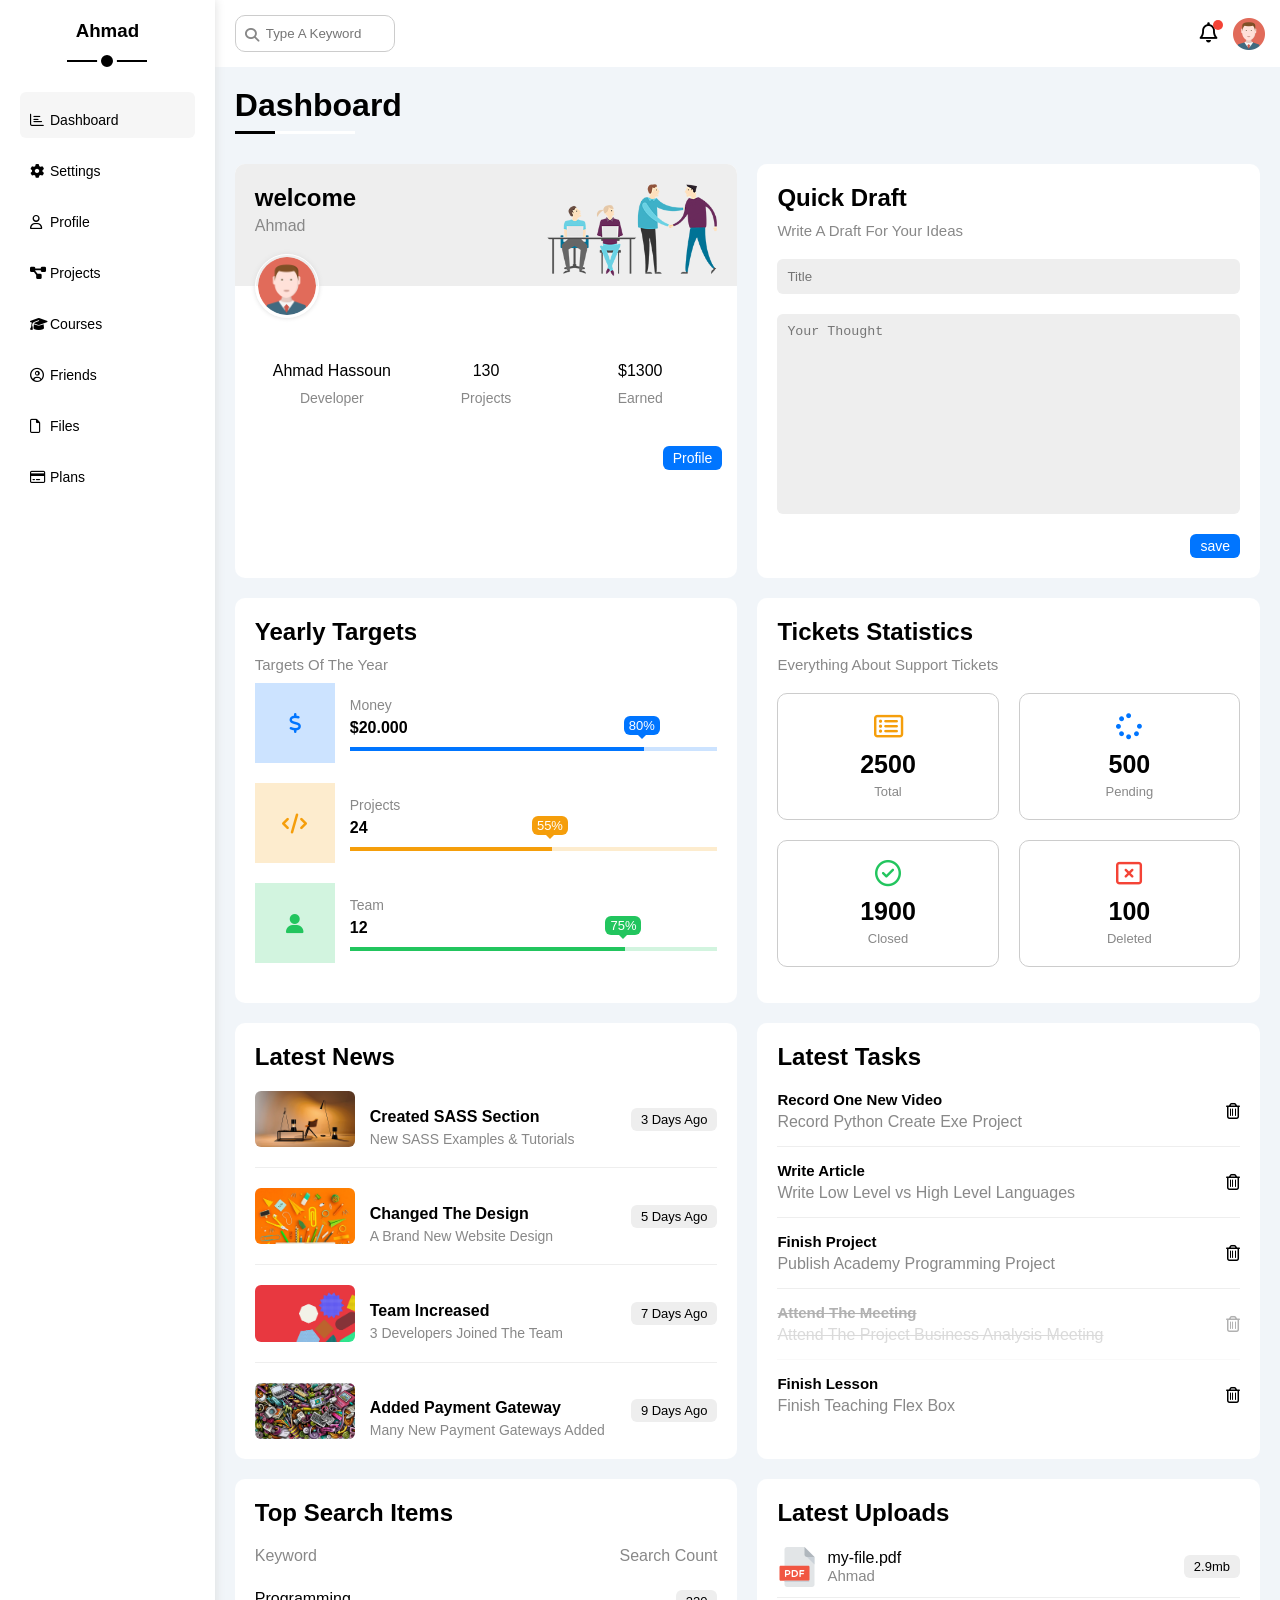
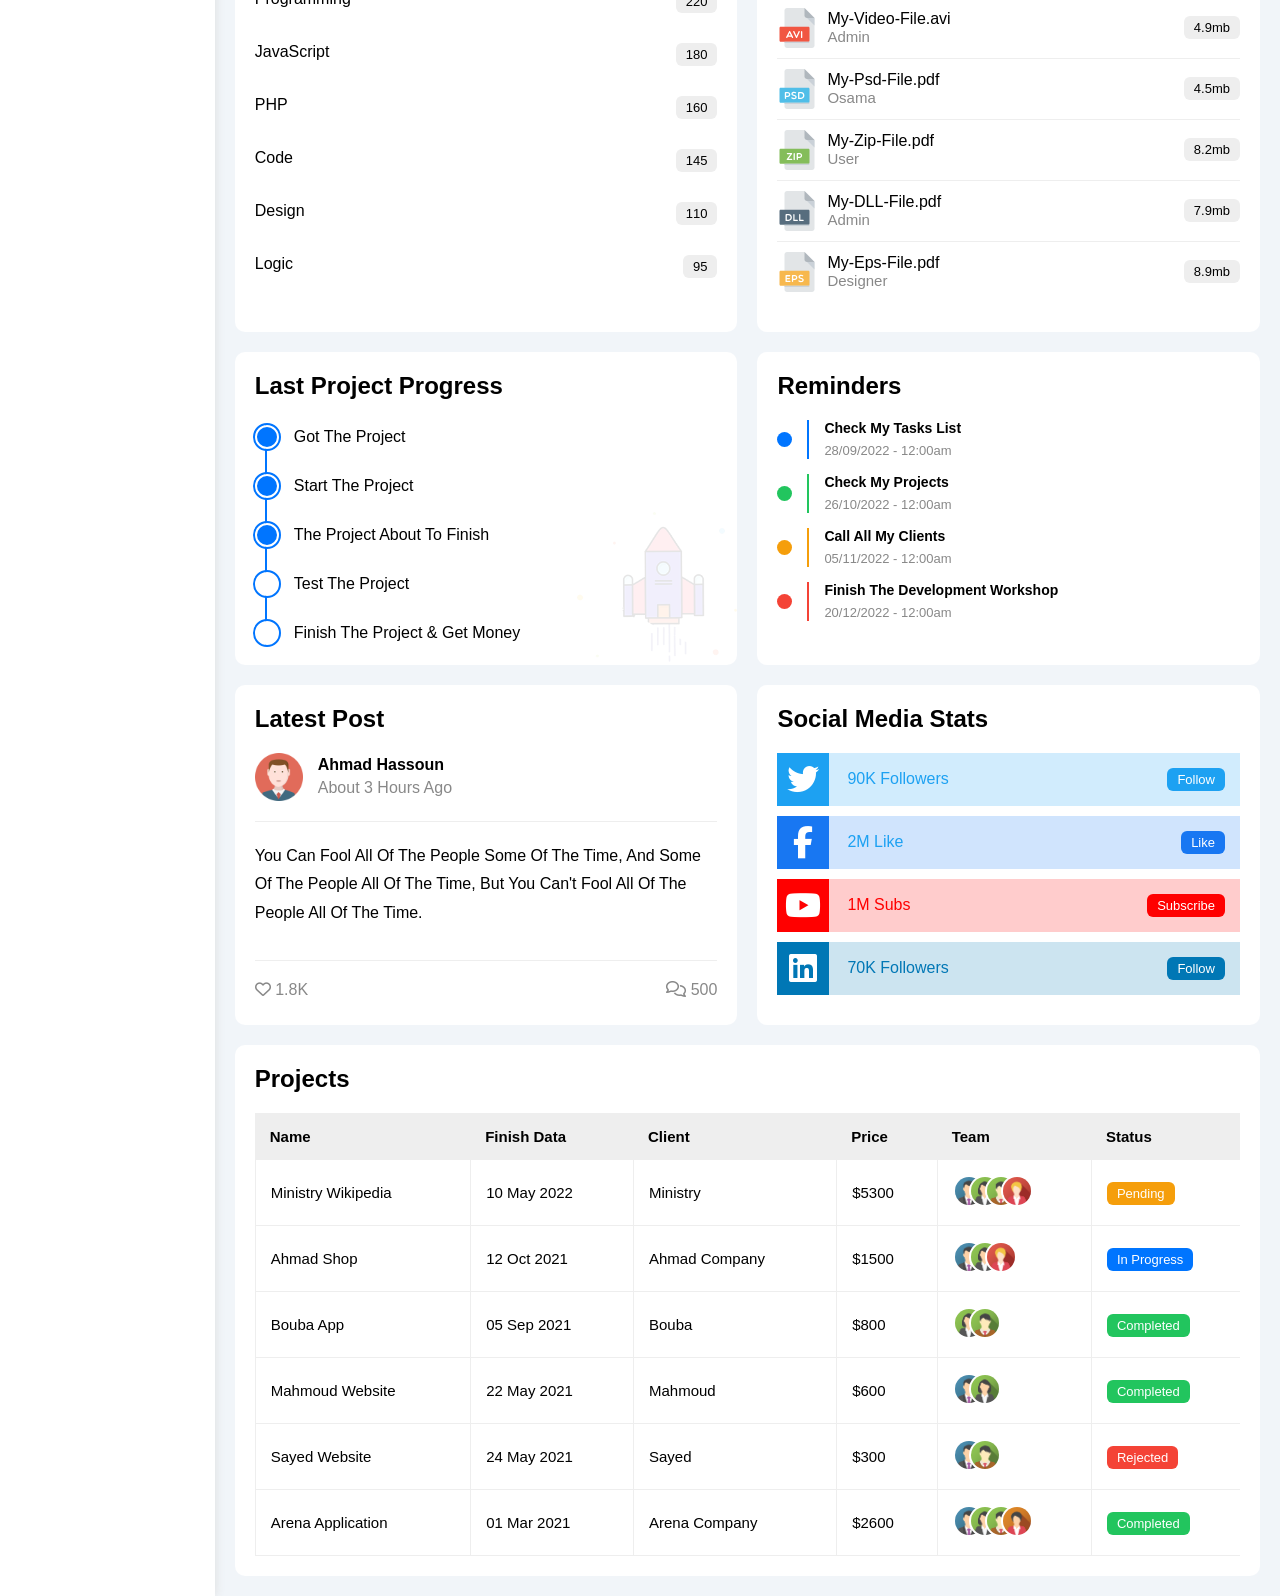
<file: project-4/index.html>
<!DOCTYPE html>
<HTML lang="en">
    <head>
        <meta charset="UTF-8">
        <meta http-equiv="X-UA-Compatible" content="IE=edge">
        <meta name="viewport" content="width=device-width, initial-scale=1.0">
        <title>Dashboard</title>
        <!-- FRAMEWORK -->
        <link rel="stylesheet" href="css/framework.css">
        <link rel="stylesheet" href="css/master.css">
        <!-- FONT AWESOME -->
        <!-- <link rel="stylesheet" href="css/all.min.css"> -->
        <link rel="stylesheet" href="https://cdnjs.cloudflare.com/ajax/libs/font-awesome/6.5.0/css/all.min.css">
        <!-- GOOGLE FONT -->
        <link rel="preconnect" href="https://fonts.googleapis.com">
        <link rel="preconnect" href="https://fonts.gstatic.com">
        <link rel="stylesheet" href="http://fonts.google.com/css?family=cairo:wght@300;400;700&display=swap">
    </head>
    <body>
        <div class="page d-flex">
            <div class="sidebar bg-white p-20 p-relative">
                <h3 class="p-relative txt-c mt-0">Ahmad</h3>
                <ul>
                    <li>
                        <a class="active d-flex align-center fs-14 c-black rad-6 p-10" href="index.html">
                            <i class="fa-regular fa-chart-bar fa-fw pr-20 mt-10"></i>
                            <span class="mt-10 hide-mobile">Dashboard</span>
                        </a>
                    </li>
                    <li>
                        <a class="d-flex align-center fs-14 c-black rad-6 p-10" href="settings.html">
                            <i class="fa-solid fa-gear fa-fw pr-20 mt-10"></i>
                            <span class="mt-10 hide-mobile">Settings</span>
                        </a>
                    </li>
                    <li>
                        <a class="d-flex align-center fs-14 c-black rad-6 p-10" href="profile.html">
                            <i class="fa-regular fa-user fa-fw pr-20 mt-10"></i>
                            <span class="mt-10 hide-mobile">Profile</span>
                        </a>
                    </li>
                    <li>
                        <a class="d-flex align-center fs-14 c-black rad-6 p-10" href="projects.html">
                            <i class="fa-solid fa-diagram-project fa-fw pr-20 mt-10"></i>
                            <span class="mt-10 hide-mobile">Projects</span>
                        </a>
                    </li>
                    <li>
                        <a class="d-flex align-center fs-14 c-black rad-6 p-10" href="courses.html">
                            <i class="fa-solid fa-graduation-cap fa-fw pr-20 mt-10"></i>
                            <span class="mt-10 hide-mobile">Courses</span>
                        </a>
                    </li>
                    <li>
                        <a class="d-flex align-center fs-14 c-black rad-6 p-10" href="friends.html">
                            <i class="fa-regular fa-circle-user fa-fw pr-20 mt-10"></i>
                            <span class="mt-10 hide-mobile">Friends</span>
                        </a>
                    </li>
                    <li>
                        <a class="d-flex align-center fs-14 c-black rad-6 p-10" href="files.html">
                            <i class="fa-regular fa-file fa-fw pr-20 mt-10"></i>
                            <span class="mt-10 hide-mobile">Files</span>
                        </a>
                    </li>
                    <li>
                        <a class="d-flex align-center fs-14 c-black rad-6 p-10" href="plans.html">
                            <i class="fa-regular fa-credit-card fa-fw pr-20 mt-10"></i>
                            <span class="mt-10 hide-mobile">Plans</span>
                        </a>
                    </li>
                </ul>
            </div>
            <div class="content w-full o-hidden">
                <!-- Start Head -->
                <div class="head bg-white p-15 between-flex">
                    <div class="search p-relative">
                        <input class="p-10" type="search" placeholder="Type A Keyword">
                    </div>
                    <div class="icons d-flex align-center">
                        <span class="notification p-relative">
                            <!-- fa-lg => FONT AWESOME LARG -->
                            <i class="fa-regular fa-bell fa-lg"></i>
                        </span>
                        <img src="images/avatar.png" alt="">
                    </div>
                </div>
                <!-- End Head -->
                <h1 class="p-relative">Dashboard</h1>
                <div class="wrapper d-grid gap-20 ml-20 mr-20 mb-20">
                    <!-- Start Welcome Widget -->
                    <div class="welcome bg-white rad-10 txt-c-mobile block-mobile">
                        <div class="intro p-20 d-flex space-between bg-eee">
                            <div>
                                <h2 class="m-0">welcome</h2>
                                <p class="c-grey mt-5">Ahmad</p>
                            </div>
                            <img src="images/welcome.png" class="hide-mobile mb--10" alt="">
                        </div>
                        <img src="images/avatar.png" alt="" class="avatar">
                        <div class="body txt-c d-flex p-20 mt-20 mb-20 block-mobile">
                            <div>Ahmad Hassoun <span class="d-block c-grey fs-14 mt-10">Developer</span></div>
                            <div>130 <span class="d-block c-grey fs-14 mt-10">Projects</span></div>
                            <div>$1300 <span class="d-block c-grey fs-14 mt-10">Earned</span></div>
                        </div>
                        <a href="profile.html" class="visit d-block fs-14 btn-shape bg-blue c-white w-fit">Profile</a>
                    </div>
                    <!-- End Welcome Widget -->
                    <!-- Start Quick-Draft Widget -->
                    <div class="quick-draft bg-white p-20 rad-10">
                        <h2 class="mt-0 mb-10">Quick Draft</h2>
                        <p class="mt-0 mb-20 fs-15 c-grey">Write A Draft For Your Ideas</p>
                        <form>
                            <input type="text" class="d-block bg-eee mb-20 p-10 w-full b-none rad-6" placeholder="Title">
                            <textarea class="d-block bg-eee mb-20 p-10 w-full b-none rad-6 h-200" placeholder="Your Thought"></textarea>
                            <input class="save d-block bg-blue c-white fs-14 b-none w-fit btn-shape" type="submit" value="save">
                        </form>
                    </div>
                    <!-- End Quick-Draft Widget -->
                    <!-- Start Target Widget -->
                    <div class="target rad-10 bg-white p-20">
                        <h2 class="mt-0 mb-10">Yearly Targets</h2>
                        <p class="mt-0 mb-10 c-grey fs-15">Targets Of The Year</p>
                        <div class="target-row mb-20 blue d-flex align-center">
                            <div class="icon center-flex mr-15">
                                <i class="fa-solid fa-dollar-sign fa-lg c-blue"></i>
                            </div>
                            <div class="ditails">
                                <span class="fs-14 c-grey">Money</span>
                                <span class="d-block mt-5 mb-10 fw-bold">$20.000</span>
                                <div class="progress p-relative">
                                    <span class="bg-blue blue" style="width: 80%;">
                                        <span class="bg-blue c-white rad-6">80%</span>
                                    </span>
                                </div>
                            </div>
                        </div>
                        <div class="target-row mb-20 orange d-flex align-center">
                            <div class="icon center-flex mr-15">
                                <i class="fa-solid fa-code fa-lg c-orange"></i>
                            </div>
                            <div class="ditails">
                                <span class="fs-14 c-grey">Projects</span>
                                <span class="d-block mt-5 mb-10 fw-bold">24</span>
                                <div class="progress p-relative">
                                    <span class="bg-orange orange" style="width: 55%;">
                                        <span class="bg-orange c-white rad-6">55%</span>
                                    </span>
                                </div>
                            </div>
                        </div>
                        <div class="target-row mb-20 green d-flex align-center">
                            <div class="icon center-flex mr-15">
                                <i class="fa-solid fa-user fa-lg c-green"></i>
                            </div>
                            <div class="ditails">
                                <span class="fs-14 c-grey">Team</span>
                                <span class="d-block mt-5 mb-10 fw-bold">12</span>
                                <div class="progress p-relative">
                                    <span class="bg-green green" style="width: 75%;">
                                        <span class="bg-green c-white rad-6">75%</span>
                                    </span>
                                </div>
                            </div>
                        </div>
                    </div>
                    <!-- End Target Widget -->
                    <!-- Start Tickets Widget -->
                    <div class="tickets p-20 bg-white rad-10">
                        <h2 class="mt-0 mb-10 ">Tickets Statistics</h2>
                        <p class="mt-0 mb-20 c-grey fs-15">Everything About Support Tickets</p>
                        <div class="d-flex txt-c gap-20 f-wrap">
                            <div class="box rad-10 p-20 fs-13 c-grey">
                                <i class="fa-regular fa-rectangle-list fa-2x mb-10 c-orange"></i>
                                <span class="d-block fs-25 c-black mb-5 fw-bold">2500</span>
                                Total
                            </div>
                            <div class="box rad-10 p-20 fs-13 c-grey">
                                <i class="fa-regular fa-spinner fa-2x mb-10 c-blue fw-bold"></i>
                                <span class="d-block fs-25 c-black mb-5 fw-bold">500</span>
                                Pending
                            </div>
                            <div class="box rad-10 p-20 fs-13 c-grey">
                                <i class="fa-regular fa-circle-check fa-2x mb-10 c-green"></i>
                                <span class="d-block fs-25 c-black mb-5 fw-bold">1900</span>
                                Closed
                            </div>
                            <div class="box rad-10 p-20 fs-13 c-grey">
                                <i class="fa-regular fa-rectangle-xmark fa-2x mb-10 c-red"></i>
                                <span class="d-block fs-25 c-black mb-5 fw-bold">100</span>
                                Deleted
                            </div>
                        </div>
                    </div>
                    <!-- End Tickets Widget -->
                    <!-- Start Latest News -->
                    <div class="latest-news p-20 bg-white rad-10 txt-c-mobile">
                        <h2 class="mt-0 mb-20">Latest News</h2>
                        <div class="news-row block-mobile d-flex align-center">
                            <img class="w-100 rad-6 mr-15" src="images/news-01.png" alt="">
                            <div class="info">
                                <h3 class="mb-5 fs-16">Created SASS Section</h3>
                                <p class="m-0 fs-14 c-grey">New SASS Examples & Tutorials</p>
                            </div>
                            <div class="btn-shape bg-eee fs-13 label">3 Days Ago</div>
                        </div>
                        <div class="news-row block-mobile d-flex align-center">
                            <img class="w-100 rad-6 mr-15" src="images/news-02.png" alt="">
                            <div class="info">
                                <h3 class="mb-5 fs-16">Changed The Design</h3>
                                <p class="m-0 fs-14 c-grey">A Brand New Website Design</p>
                            </div>
                            <div class="btn-shape bg-eee fs-13 label">5 Days Ago</div>
                        </div>
                        <div class="news-row block-mobile d-flex align-center">
                            <img class="w-100 rad-6 mr-15" src="images/news-03.png" alt="">
                            <div class="info">
                                <h3 class="mb-5 fs-16">Team Increased</h3>
                                <p class="m-0 fs-14 c-grey">3 Developers Joined The Team</p>
                            </div>
                            <div class="btn-shape bg-eee fs-13 label">7 Days Ago</div>
                        </div>
                        <div class="news-row block-mobile d-flex align-center">
                            <img class="w-100 rad-6 mr-15" src="images/news-04.png" alt="">
                            <div class="info">
                                <h3 class="mb-5 fs-16">Added Payment Gateway</h3>
                                <p class="m-0 fs-14 c-grey">Many New Payment Gateways Added</p>
                            </div>
                            <div class="btn-shape bg-eee fs-13 label">9 Days Ago</div>
                        </div>
                    </div>
                    <!-- End Latest News -->
                    <!-- Start Latest Tasks -->
                    <div class="latest-tasks p-20 bg-white rad-10">
                        <h2 class="mt-0 mb-20">Latest Tasks</h2>
                        <div class="task-row between-flex mb-15 pb-15 b-bottom">
                            <div class="info">
                                <h3 class="mb-5 mt-0 fs-15">Record One New Video</h3>
                                <p class="m-0 c-grey">Record Python Create Exe Project</p>
                            </div>
                            <i class="cursor-p fa-regular fa-trash-can delete"></i>
                        </div>
                        <div class="task-row between-flex mb-15 pb-15 b-bottom">
                            <div class="info">
                                <h3 class="mb-5 mt-0 fs-15">Write Article</h3>
                                <p class="m-0 c-grey">Write Low Level vs High Level Languages</p>
                            </div>
                            <i class="cursor-p fa-regular fa-trash-can delete"></i>
                        </div>
                        <div class="task-row between-flex mb-15 pb-15 b-bottom">
                            <div class="info">
                                <h3 class="mb-5 mt-0 fs-15">Finish Project</h3>
                                <p class="m-0 c-grey">Publish Academy Programming Project</p>
                            </div>
                            <i class="cursor-p fa-regular fa-trash-can delete"></i>
                        </div>
                        <div class="task-row between-flex mb-15 pb-15 b-bottom opacity-30">
                            <div class="info">
                                <!-- We can do the line in => text-decoration: line-through; (and it`s the better than (del)) -->
                                <h3 class="mb-5 mt-0 fs-15"><del>Attend The Meeting</del></h3>
                                <p class="m-0 c-grey"><del>Attend The Project Business Analysis Meeting</del></p>
                            </div>
                            <i class="cursor-p fa-regular fa-trash-can delete"></i>
                        </div>
                        <div class="task-row between-flex">
                            <div class="info">
                                <h3 class="mb-5 mt-0 fs-15">Finish Lesson</h3>
                                <p class="m-0 c-grey">Finish Teaching Flex Box</p>
                            </div>
                            <i class="cursor-p fa-regular fa-trash-can delete"></i>
                        </div>
                    </div>
                    <!-- End Latest Tasks -->
                    <!-- Start Top Search Word Widget -->
                    <div class="search-items p-20 rad-10 bg-white">
                        <h2 class="mt-0 mb-20">Top Search Items</h2>
                        <div class="items-head d-flex space-between c-grey mb-10">
                            <div>Keyword</div>
                            <div>Search Count</div>
                        </div>
                        <div class="items d-flex space-between pt-15 pb-15">
                            <span>Programming</span>
                            <span class="bg-eee fs-13 btn-shape">220</span>
                        </div>
                        <div class="items d-flex space-between pt-15 pb-15">
                            <span>JavaScript</span>
                            <span class="bg-eee fs-13 btn-shape">180</span>
                        </div>
                        <div class="items d-flex space-between pt-15 pb-15">
                            <span>PHP</span>
                            <span class="bg-eee fs-13 btn-shape">160</span>
                        </div>
                        <div class="items d-flex space-between pt-15 pb-15">
                            <span>Code</span>
                            <span class="bg-eee fs-13 btn-shape">145</span>
                        </div>
                        <div class="items d-flex space-between pt-15 pb-15">
                            <span>Design</span>
                            <span class="bg-eee fs-13 btn-shape">110</span>
                        </div>
                        <div class="items d-flex space-between pt-15 pb-15">
                            <span>Logic</span>
                            <span class="bg-eee fs-13 btn-shape">95</span>
                        </div>
                    </div>
                    <!-- End Top Search Word Widget -->
                    <!-- Start Latest Uploads -->
                    <div class="latest-uploads p-20 rad-10 bg-white">
                        <h2 class="mt-0 mb-20">Latest Uploads</h2>
                        <ul class="m-0">
                            <li class="between-flex pb-10 mb-10 b-bottom">
                                <div class="d-flex align-center">
                                    <img class="mr-10 w-40 h-40" src="images/pdf.svg" alt="">
                                    <div>
                                        <span class="d-block">my-file.pdf</span>
                                        <span class="fs-15 c-grey">Ahmad</span>
                                    </div>
                                </div>
                                <div class="bg-eee btn-shape fs-13">
                                    2.9mb
                                </div>
                            </li>
                            <li class="between-flex pb-10 mb-10 b-bottom">
                                <div class="d-flex align-center">
                                    <img class="mr-10 w-40 h-40" src="images/avi.svg" alt="">
                                    <div>
                                        <span class="d-block">My-Video-File.avi</span>
                                        <span class="fs-15 c-grey">Admin</span>
                                    </div>
                                </div>
                                <div class="bg-eee btn-shape fs-13">
                                    4.9mb
                                </div>
                            </li>
                            <li class="between-flex pb-10 mb-10 b-bottom">
                                <div class="d-flex align-center">
                                    <img class="mr-10 w-40 h-40" src="images/psd.svg" alt="">
                                    <div>
                                        <span class="d-block">My-Psd-File.pdf</span>
                                        <span class="fs-15 c-grey">Osama</span>
                                    </div>
                                </div>
                                <div class="bg-eee btn-shape fs-13">
                                    4.5mb
                                </div>
                            </li>
                            <li class="between-flex pb-10 mb-10 b-bottom">
                                <div class="d-flex align-center">
                                    <img class="mr-10 w-40 h-40" src="images/zip.svg" alt="">
                                    <div>
                                        <span class="d-block">My-Zip-File.pdf</span>
                                        <span class="fs-15 c-grey">User</span>
                                    </div>
                                </div>
                                <div class="bg-eee btn-shape fs-13">
                                    8.2mb
                                </div>
                            </li>
                            <li class="between-flex pb-10 mb-10 b-bottom">
                                <div class="d-flex align-center">
                                    <img class="mr-10 w-40 h-40" src="images/dll.svg" alt="">
                                    <div>
                                        <span class="d-block">My-DLL-File.pdf</span>
                                        <span class="fs-15 c-grey">Admin</span>
                                    </div>
                                </div>
                                <div class="bg-eee btn-shape fs-13">
                                    7.9mb
                                </div>
                            </li>
                            <li class="between-flex pb-10 mb-10">
                                <div class="d-flex align-center">
                                    <img class="mr-10 w-40 h-40" src="images/eps.svg" alt="">
                                    <div>
                                        <span class="d-block">My-Eps-File.pdf</span>
                                        <span class="fs-15 c-grey">Designer</span>
                                    </div>
                                </div>
                                <div class="bg-eee btn-shape fs-13">
                                    8.9mb
                                </div>
                            </li>
                        </ul>
                    </div>
                    <!-- End Latest Uploads -->
                    <!-- Start Last Project Progress Widget -->
                    <div class="last-project p-20 rad-10 bg-white p-relative">
                        <h2 class="mt-0 mb-20">Last Project Progress</h2>
                        <ul class="m-0 p-relative">
                            <li class="mt-25 d-flex align-center done">Got The Project</li>
                            <li class="mt-25 d-flex align-center done">Start The Project</li>
                            <li class="mt-25 d-flex align-center done">The Project About To Finish</li>
                            <li class="mt-25 d-flex align-center current">Test The Project</li>
                            <li class="mt-25 d-flex align-center">Finish The Project & Get Money</li>
                        </ul>
                        <img class="launch-icon hide-mobile" src="images/project.png" alt="">
                    </div>
                    <!-- End Last Project Progress Widget -->
                    <!-- Start Reminders -->
                    <div class="reminders p-20 bg-white rad-10">
                        <h2 class="mt-0 mb-25">Reminders</h2>
                        <ul class="m-0">
                            <li class="d-flex align-center mt-15">
                                <span class="key bg-blue mr-15 d-block rad-half"></span>
                                <div class="pl-15 blue">
                                    <p class="fs-14 fw-bold mt-0 mb-5">Check My Tasks List</p>
                                    <span class="fs-13 c-grey">28/09/2022 - 12:00am</span>
                                </div>
                            </li>
                            <li class="d-flex align-center mt-15">
                                <span class="key bg-green mr-15 d-block rad-half"></span>
                                <div class="pl-15 green">
                                    <p class="fs-14 fw-bold mt-0 mb-5">Check My Projects</p>
                                    <span class="fs-13 c-grey">26/10/2022 - 12:00am</span>
                                </div>
                            </li>
                            <li class="d-flex align-center mt-15">
                                <span class="key bg-orange mr-15 d-block rad-half"></span>
                                <div class="pl-15 orange">
                                    <p class="fs-14 fw-bold mt-0 mb-5">Call All My Clients</p>
                                    <span class="fs-13 c-grey">05/11/2022 - 12:00am</span>
                                </div>
                            </li>
                            <li class="d-flex align-center mt-15">
                                <span class="key bg-red mr-15 d-block rad-half"></span>
                                <div class="pl-15 red">
                                    <p class="fs-14 fw-bold mt-0 mb-5">Finish The Development Workshop</p>
                                    <span class="fs-13 c-grey">20/12/2022 - 12:00am</span>
                                </div>
                            </li>
                        </ul>
                    </div>
                    <!-- End Reminders -->
                    <!-- Start Latest Post -->
                    <div class="latest-post p-20 bg-white rad-10 p-relative">
                        <h2 class="mt-0 mb-25">Latest Post</h2>
                        <div class="top d-flex align-center">
                            <img class="avatar mr-15" src="images/avatar.png" alt="">
                            <div class="info">
                                <span class="d-block mb-5 fw-bold">Ahmad Hassoun</span>
                                <span class="c-grey">About 3 Hours Ago</span>
                            </div>
                        </div>
                        <div class="post-content txt-c-mobile pt-20 pb-20 mt-20 mb-20">
                            You Can Fool All Of The People Some Of The Time, And Some Of The People All Of The Time, But You Can't Fool All Of The People All Of The Time.
                        </div>
                        <div class="post-stats between-flex c-grey">
                            <div>
                                <i class="fa-regular fa-heart"></i>
                                <span>1.8K</span>
                            </div>
                            <div>
                                <i class="fa-regular fa-comments"></i>
                                <span>500</span>
                            </div>
                        </div>
                    </div>
                    <!-- End Latest Post -->
                    <!-- Start Social Media Stats -->
                    <div class="social-media p-20 bg-white rad-10 p-relative">
                        <h2 class="mt-0 mb-25">Social Media Stats</h2>
                        <div class="box twitter mb-10 p-15 p-relative between-flex">
                            <i class="fa-brands fa-twitter fa-2x c-white h-full center-flex"></i>
                            <span>90K Followers</span>
                            <a class="fs-13 c-white btn-shape" href="#">Follow</a>
                        </div>
                        <div class="box facebook p-15 p-relative mb-10 between-flex">
                            <i class="fa-brands fa-facebook-f fa-2x c-white h-full center-flex"></i>
                            <span>2M Like</span>
                            <a class="fs-13 c-white btn-shape" href="#">Like</a>
                        </div>
                        <div class="box youtube p-15 p-relative mb-10 between-flex">
                            <i class="fa-brands fa-youtube fa-2x c-white h-full center-flex"></i>
                            <span>1M Subs</span>
                            <a class="fs-13 c-white btn-shape" href="#">Subscribe</a>
                        </div>
                        <div class="box linkedin p-15 p-relative mb-10 between-flex">
                            <i class="fa-brands fa-linkedin fa-2x c-white h-full center-flex"></i>
                            <span>70K Followers</span>
                            <a class="fs-13 c-white btn-shape" href="#">Follow</a>
                        </div>
                    </div>
                    <!-- End Social Media Stats -->
                </div>
                <!-- Start Projects Table -->
                <div class="project m-20 p-20 bg-white rad-10">
                    <h2 class="mt-0 mb-20">Projects</h2>
                    <div class="responsive-table">
                        <table class="fs-15 w-full">
                            <thead>
                                <tr>
                                    <td class="fw-bold">Name</td>
                                    <td class="fw-bold">Finish Data</td>
                                    <td class="fw-bold">Client</td>
                                    <td class="fw-bold">Price</td>
                                    <td class="fw-bold">Team</td>
                                    <td class="fw-bold">Status</td>
                                </tr>
                            </thead>
                            <tbody>
                                <tr>
                                    <td>Ministry Wikipedia</td>
                                    <td>10 May 2022</td>
                                    <td>Ministry</td>
                                    <td>$5300</td>
                                    <td>
                                        <img src="images/team-01.png" alt="">
                                        <img src="images/team-02.png" alt="">
                                        <img src="images/team-03.png" alt="">
                                        <img src="images/team-05.png" alt="">
                                    </td>
                                    <td>
                                        <span class="label fs-13 bg-orange c-white btn-shape">Pending</span>
                                    </td>
                                </tr>
                                <tr>
                                    <td>Ahmad Shop</td>
                                    <td>12 Oct 2021</td>
                                    <td>Ahmad Company</td>
                                    <td>$1500</td>
                                    <td>
                                        <img src="images/team-01.png" alt="">
                                        <img src="images/team-02.png" alt="">
                                        <img src="images/team-05.png" alt="">
                                    </td>
                                    <td><span class="label fs-13 btn-shape bg-blue c-white">In Progress</span></td>
                                </tr>
                                <tr>
                                    <td>Bouba App</td>
                                    <td>05 Sep 2021</td>
                                    <td>Bouba</td>
                                    <td>$800</td>
                                    <td>
                                        <img src="images/team-02.png" alt="">
                                        <img src="images/team-03.png" alt="">
                                    </td>
                                    <td><span class="label fs-13 btn-shape bg-green c-white">Completed</span></td>
                                </tr>
                                <tr>
                                    <td>Mahmoud Website</td>
                                    <td>22 May 2021</td>
                                    <td>Mahmoud</td>
                                    <td>$600</td>
                                    <td>
                                        <img src="images/team-01.png" alt="">
                                        <img src="images/team-02.png" alt="">
                                    </td>
                                    <td><span class="label fs-13 btn-shape bg-green c-white">Completed</span></td>
                                </tr>
                                <tr>
                                    <td>Sayed Website</td>
                                    <td>24 May 2021</td>
                                    <td>Sayed</td>
                                    <td>$300</td>
                                    <td>
                                        <img src="images/team-01.png" alt="">
                                        <img src="images/team-03.png" alt="">
                                    </td>
                                    <td><span class="label fs-13 btn-shape bg-red c-white">Rejected</span></td>
                                </tr>
                                <tr>
                                    <td>Arena Application</td>
                                    <td>01 Mar 2021</td>
                                    <td>Arena Company</td>
                                    <td>$2600</td>
                                    <td>
                                        <img src="images/team-01.png" alt="">
                                        <img src="images/team-02.png" alt="">
                                        <img src="images/team-03.png" alt="">
                                        <img src="images/team-04.png" alt="">
                                    </td>
                                    <td><span class="label fs-13 btn-shape bg-green c-white">Completed</span></td>
                                </tr>
                            </tbody>
                        </table>
                    </div>
                </div>
                <!-- End Projects Table -->
            </div>
        </div>
    </body>
</html>
</file>
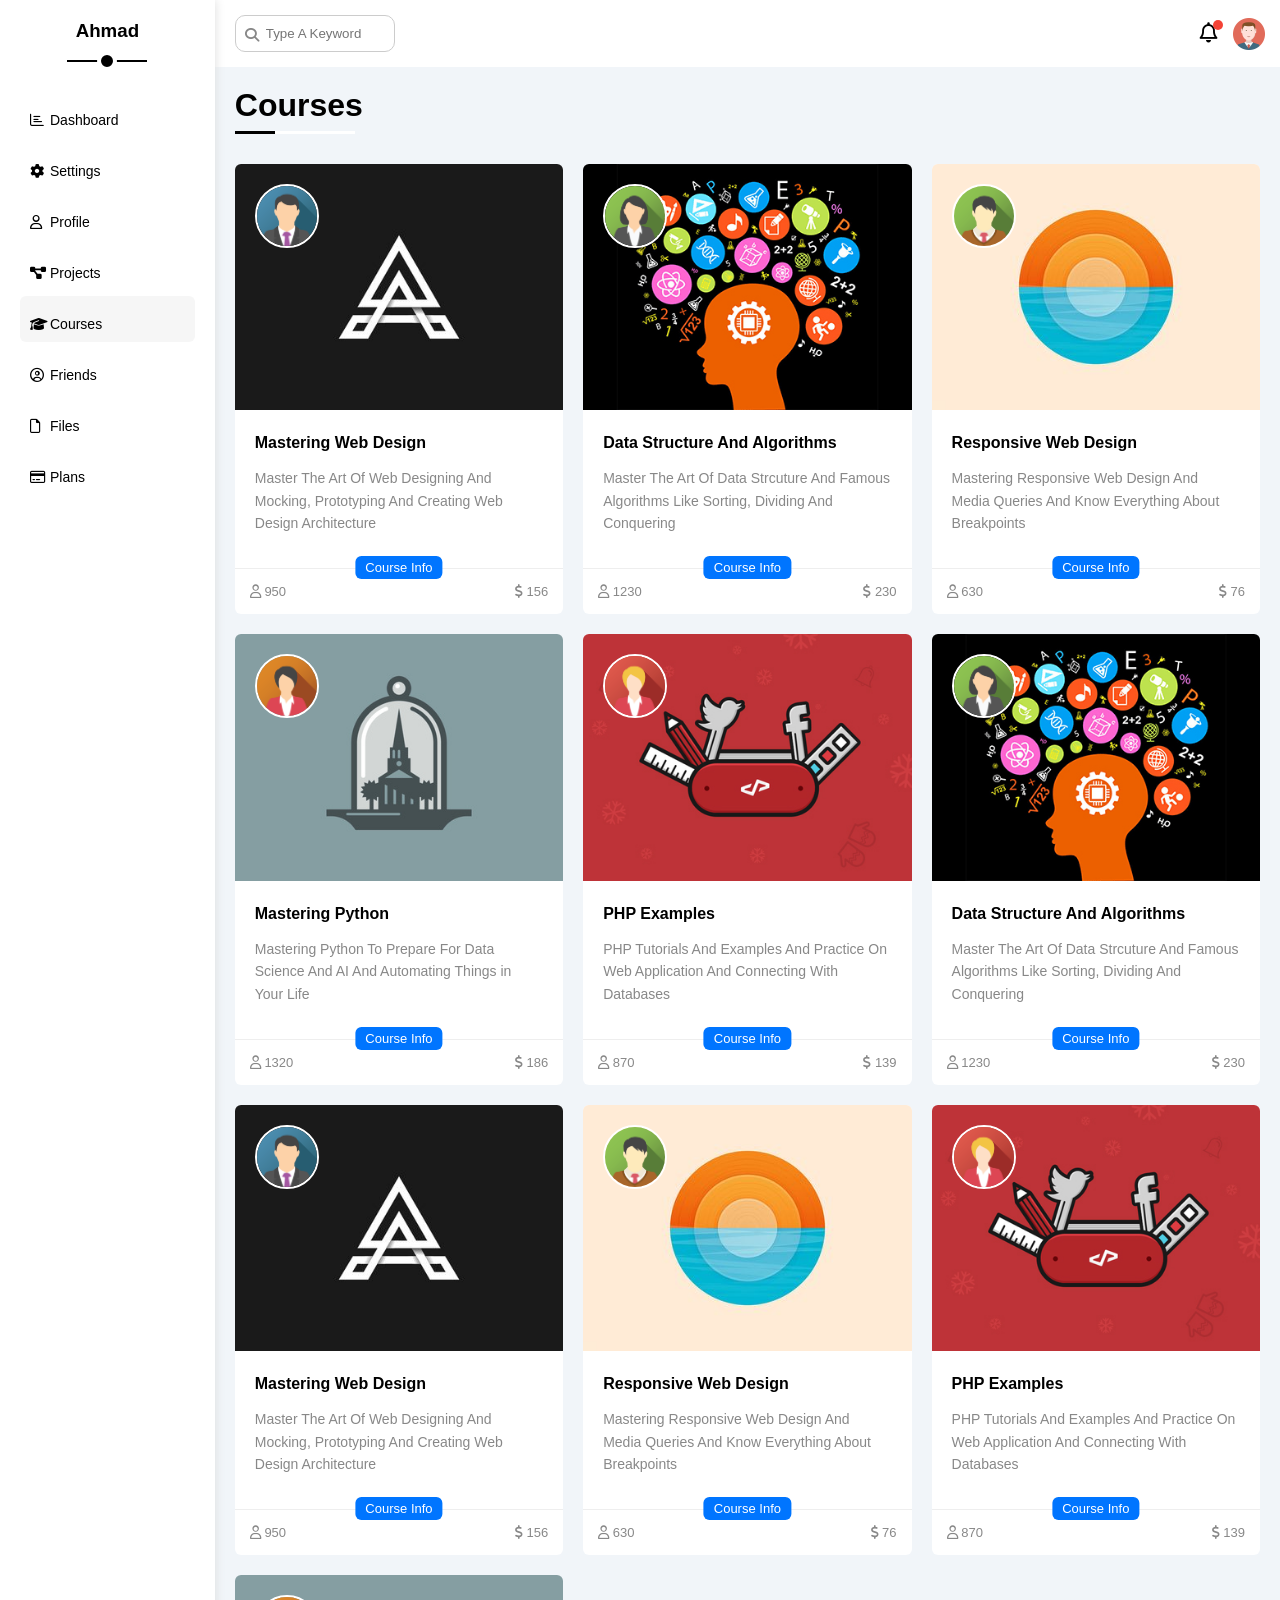
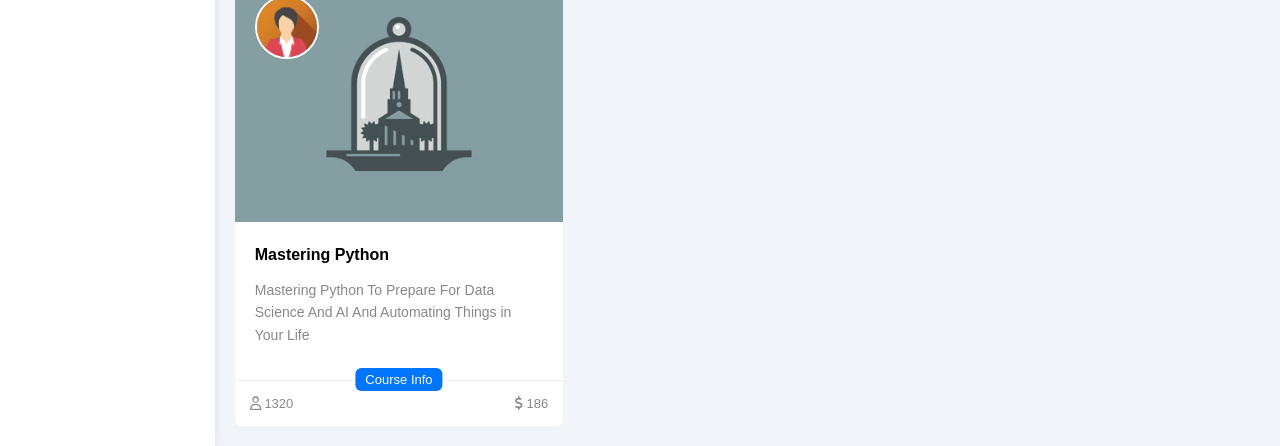
<file: project-4/courses.html>
<!DOCTYPE html>
<HTML lang="en">
    <head>
        <meta charset="UTF-8">
        <meta http-equiv="X-UA-Compatible" content="IE=edge">
        <meta name="viewport" content="width=device-width, initial-scale=1.0">
        <title>Courses</title>
        <!-- FRAMEWORK -->
        <link rel="stylesheet" href="css/framework.css">
        <link rel="stylesheet" href="css/master.css">
        <!-- FONT AWESOME -->
        <!-- <link rel="stylesheet" href="css/all.min.css"> -->
        <link rel="stylesheet" href="https://cdnjs.cloudflare.com/ajax/libs/font-awesome/6.5.0/css/all.min.css">
        <!-- GOOGLE FONT -->
        <link rel="preconnect" href="https://fonts.googleapis.com">
        <link rel="preconnect" href="https://fonts.gstatic.com">
        <link rel="stylesheet" href="http://fonts.google.com/css?family=cairo:wght@300;400;700&display=swap">
    </head>
    <body>
        <div class="page d-flex">
            <div class="sidebar bg-white p-20 p-relative">
                <h3 class="p-relative txt-c mt-0">Ahmad</h3>
                <ul>
                    <li>
                        <a class="d-flex align-center fs-14 c-black rad-6 p-10" href="index.html">
                            <i class="fa-regular fa-chart-bar fa-fw pr-20 mt-10"></i>
                            <span class="mt-10 hide-mobile">Dashboard</span>
                        </a>
                    </li>
                    <li>
                        <a class="d-flex align-center fs-14 c-black rad-6 p-10" href="settings.html">
                            <i class="fa-solid fa-gear fa-fw pr-20 mt-10"></i>
                            <span class="mt-10 hide-mobile">Settings</span>
                        </a>
                    </li>
                    <li>
                        <a class="d-flex align-center fs-14 c-black rad-6 p-10" href="profile.html">
                            <i class="fa-regular fa-user fa-fw pr-20 mt-10"></i>
                            <span class="mt-10 hide-mobile">Profile</span>
                        </a>
                    </li>
                    <li>
                        <a class="d-flex align-center fs-14 c-black rad-6 p-10" href="projects.html">
                            <i class="fa-solid fa-diagram-project fa-fw pr-20 mt-10"></i>
                            <span class="mt-10 hide-mobile">Projects</span>
                        </a>
                    </li>
                    <li>
                        <a class="active d-flex align-center fs-14 c-black rad-6 p-10" href="courses.html">
                            <i class="fa-solid fa-graduation-cap fa-fw pr-20 mt-10"></i>
                            <span class="mt-10 hide-mobile">Courses</span>
                        </a>
                    </li>
                    <li>
                        <a class="d-flex align-center fs-14 c-black rad-6 p-10" href="friends.html">
                            <i class="fa-regular fa-circle-user fa-fw pr-20 mt-10"></i>
                            <span class="mt-10 hide-mobile">Friends</span>
                        </a>
                    </li>
                    <li>
                        <a class="d-flex align-center fs-14 c-black rad-6 p-10" href="files.html">
                            <i class="fa-regular fa-file fa-fw pr-20 mt-10"></i>
                            <span class="mt-10 hide-mobile">Files</span>
                        </a>
                    </li>
                    <li>
                        <a class="d-flex align-center fs-14 c-black rad-6 p-10" href="plans.html">
                            <i class="fa-regular fa-credit-card fa-fw pr-20 mt-10"></i>
                            <span class="mt-10 hide-mobile">Plans</span>
                        </a>
                    </li>
                </ul>
            </div>
            <div class="content w-full o-hidden">
                <!-- Start Head -->
                <div class="head bg-white p-15 between-flex">
                    <div class="search p-relative">
                        <input class="p-10" type="search" placeholder="Type A Keyword">
                    </div>
                    <div class="icons d-flex align-center">
                        <span class="notification p-relative">
                            <!-- fa-lg => FONT AWESOME LARG -->
                            <i class="fa-regular fa-bell fa-lg"></i>
                        </span>
                        <img src="images/avatar.png" alt="">
                    </div>
                </div>
                <!-- End Head -->
                <h1 class="p-relative">Courses</h1>
                <div class="courses-page d-grid m-20 gap-20">
                    <div class="course bg-white rad-6 p-relative o-hidden">
                        <img class="cover" src="images/course-01.jpg" alt="">
                        <img src="images/team-01.png" alt="" class="instructor rad-half">
                        <div class="p-20">
                            <h4 class="m-0">Mastering Web Design</h4>
                            <p class="description c-grey mt-15 fs-14">Master The Art Of Web Designing And Mocking, Prototyping And Creating Web Design Architecture</p>
                        </div>
                        <div class="info p-15 p-relative between-flex b-top fs-13">
                            <span class="title bg-blue c-white btn-shape p-absolute">Course Info</span>
                            <span class="c-grey">
                                <i class="fa-regular fa-user"></i>
                                950
                            </span>
                            <span class="c-grey">
                                <i class="fa-solid fa-dollar-sign"></i>
                                156
                            </span>
                        </div>
                    </div>
                    <div class="course bg-white rad-6 p-relative o-hidden">
                        <img class="cover" src="images/course-02.jpg" alt="">
                        <img src="images/team-02.png" alt="" class="instructor rad-half">
                        <div class="p-20">
                            <h4 class="m-0">Data Structure And Algorithms</h4>
                            <p class="description c-grey mt-15 fs-14">Master The Art Of Data Strcuture And Famous Algorithms Like Sorting, Dividing And Conquering</p>
                        </div>
                        <div class="info p-15 p-relative between-flex b-top fs-13">
                            <span class="title bg-blue c-white btn-shape p-absolute">Course Info</span>
                            <span class="c-grey">
                                <i class="fa-regular fa-user"></i>
                                1230
                            </span>
                            <span class="c-grey">
                                <i class="fa-solid fa-dollar-sign"></i>
                                230
                            </span>
                        </div>
                    </div>
                    <div class="course bg-white rad-6 p-relative o-hidden">
                        <img class="cover" src="images/course-03.jpg" alt="">
                        <img src="images/team-03.png" alt="" class="instructor rad-half">
                        <div class="p-20">
                            <h4 class="m-0">Responsive Web Design</h4>
                            <p class="description c-grey mt-15 fs-14">Mastering Responsive Web Design And Media Queries And Know Everything About Breakpoints</p>
                        </div>
                        <div class="info p-15 p-relative between-flex b-top fs-13">
                            <span class="title bg-blue c-white btn-shape p-absolute">Course Info</span>
                            <span class="c-grey">
                                <i class="fa-regular fa-user"></i>
                                630
                            </span>
                            <span class="c-grey">
                                <i class="fa-solid fa-dollar-sign"></i>
                                76
                            </span>
                        </div>
                    </div>
                    <div class="course bg-white rad-6 p-relative o-hidden">
                        <img class="cover" src="images/course-04.jpg" alt="">
                        <img src="images/team-04.png" alt="" class="instructor rad-half">
                        <div class="p-20">
                            <h4 class="m-0">Mastering Python</h4>
                            <p class="description c-grey mt-15 fs-14">Mastering Python To Prepare For Data Science And AI And Automating Things in Your Life</p>
                        </div>
                        <div class="info p-15 p-relative between-flex b-top fs-13">
                            <span class="title bg-blue c-white btn-shape p-absolute">Course Info</span>
                            <span class="c-grey">
                                <i class="fa-regular fa-user"></i>
                                1320
                            </span>
                            <span class="c-grey">
                                <i class="fa-solid fa-dollar-sign"></i>
                                186
                            </span>
                        </div>
                    </div>
                    <div class="course bg-white rad-6 p-relative o-hidden">
                        <img class="cover" src="images/course-05.jpg" alt="">
                        <img src="images/team-05.png" alt="" class="instructor rad-half">
                        <div class="p-20">
                            <h4 class="m-0">PHP Examples</h4>
                            <p class="description c-grey mt-15 fs-14">PHP Tutorials And Examples And Practice On Web Application And Connecting With Databases</p>
                        </div>
                        <div class="info p-15 p-relative between-flex b-top fs-13">
                            <span class="title bg-blue c-white btn-shape p-absolute">Course Info</span>
                            <span class="c-grey">
                                <i class="fa-regular fa-user"></i>
                                870
                            </span>
                            <span class="c-grey">
                                <i class="fa-solid fa-dollar-sign"></i>
                                139
                            </span>
                        </div>
                    </div>
                    <div class="course bg-white rad-6 p-relative o-hidden">
                        <img class="cover" src="images/course-02.jpg" alt="">
                        <img src="images/team-02.png" alt="" class="instructor rad-half">
                        <div class="p-20">
                            <h4 class="m-0">Data Structure And Algorithms</h4>
                            <p class="description c-grey mt-15 fs-14">Master The Art Of Data Strcuture And Famous Algorithms Like Sorting, Dividing And Conquering</p>
                        </div>
                        <div class="info p-15 p-relative between-flex b-top fs-13">
                            <span class="title bg-blue c-white btn-shape p-absolute">Course Info</span>
                            <span class="c-grey">
                                <i class="fa-regular fa-user"></i>
                                1230
                            </span>
                            <span class="c-grey">
                                <i class="fa-solid fa-dollar-sign"></i>
                                230
                            </span>
                        </div>
                    </div>
                    <div class="course bg-white rad-6 p-relative o-hidden">
                        <img class="cover" src="images/course-01.jpg" alt="">
                        <img src="images/team-01.png" alt="" class="instructor rad-half">
                        <div class="p-20">
                            <h4 class="m-0">Mastering Web Design</h4>
                            <p class="description c-grey mt-15 fs-14">Master The Art Of Web Designing And Mocking, Prototyping And Creating Web Design Architecture</p>
                        </div>
                        <div class="info p-15 p-relative between-flex b-top fs-13">
                            <span class="title bg-blue c-white btn-shape p-absolute">Course Info</span>
                            <span class="c-grey">
                                <i class="fa-regular fa-user"></i>
                                950
                            </span>
                            <span class="c-grey">
                                <i class="fa-solid fa-dollar-sign"></i>
                                156
                            </span>
                        </div>
                    </div>
                    <div class="course bg-white rad-6 p-relative o-hidden">
                        <img class="cover" src="images/course-03.jpg" alt="">
                        <img src="images/team-03.png" alt="" class="instructor rad-half">
                        <div class="p-20">
                            <h4 class="m-0">Responsive Web Design</h4>
                            <p class="description c-grey mt-15 fs-14">Mastering Responsive Web Design And Media Queries And Know Everything About Breakpoints</p>
                        </div>
                        <div class="info p-15 p-relative between-flex b-top fs-13">
                            <span class="title bg-blue c-white btn-shape p-absolute">Course Info</span>
                            <span class="c-grey">
                                <i class="fa-regular fa-user"></i>
                                630
                            </span>
                            <span class="c-grey">
                                <i class="fa-solid fa-dollar-sign"></i>
                                76
                            </span>
                        </div>
                    </div>
                    <div class="course bg-white rad-6 p-relative o-hidden">
                        <img class="cover" src="images/course-05.jpg" alt="">
                        <img src="images/team-05.png" alt="" class="instructor rad-half">
                        <div class="p-20">
                            <h4 class="m-0">PHP Examples</h4>
                            <p class="description c-grey mt-15 fs-14">PHP Tutorials And Examples And Practice On Web Application And Connecting With Databases</p>
                        </div>
                        <div class="info p-15 p-relative between-flex b-top fs-13">
                            <span class="title bg-blue c-white btn-shape p-absolute">Course Info</span>
                            <span class="c-grey">
                                <i class="fa-regular fa-user"></i>
                                870
                            </span>
                            <span class="c-grey">
                                <i class="fa-solid fa-dollar-sign"></i>
                                139
                            </span>
                        </div>
                    </div>
                    <div class="course bg-white rad-6 p-relative o-hidden">
                        <img class="cover" src="images/course-04.jpg" alt="">
                        <img src="images/team-04.png" alt="" class="instructor rad-half">
                        <div class="p-20">
                            <h4 class="m-0">Mastering Python</h4>
                            <p class="description c-grey mt-15 fs-14">Mastering Python To Prepare For Data Science And AI And Automating Things in Your Life</p>
                        </div>
                        <div class="info p-15 p-relative between-flex b-top fs-13">
                            <span class="title bg-blue c-white btn-shape p-absolute">Course Info</span>
                            <span class="c-grey">
                                <i class="fa-regular fa-user"></i>
                                1320
                            </span>
                            <span class="c-grey">
                                <i class="fa-solid fa-dollar-sign"></i>
                                186
                            </span>
                        </div>
                    </div>
                </div>
            </div>
        </div>
    </body>
</html>
</file>
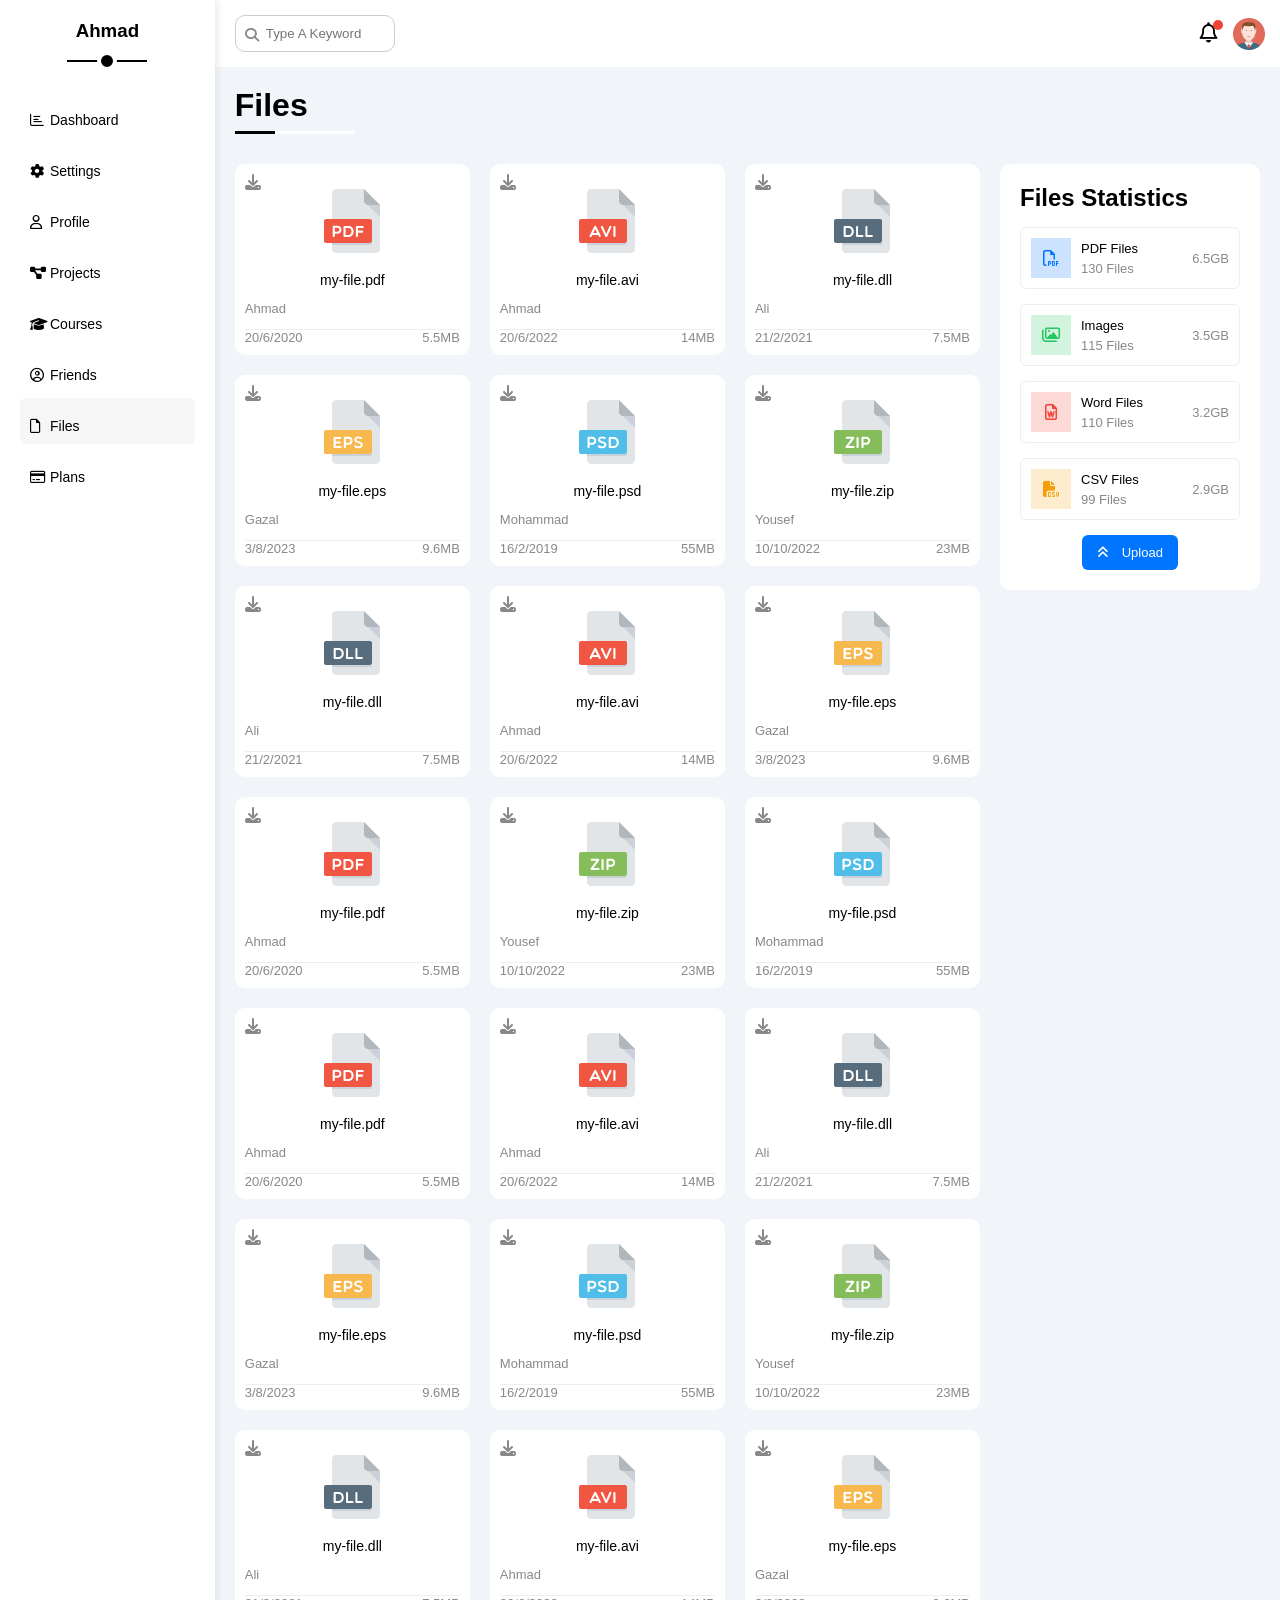
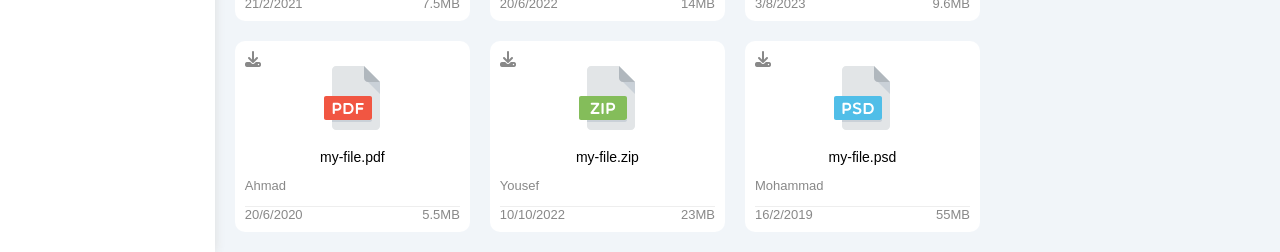
<file: project-4/files.html>
<!DOCTYPE html>
<HTML lang="en">
    <head>
        <meta charset="UTF-8">
        <meta http-equiv="X-UA-Compatible" content="IE=edge">
        <meta name="viewport" content="width=device-width, initial-scale=1.0">
        <title>Files</title>
        <!-- FRAMEWORK -->
        <link rel="stylesheet" href="css/framework.css">
        <link rel="stylesheet" href="css/master.css">
        <!-- FONT AWESOME -->
        <!-- <link rel="stylesheet" href="css/all.min.css"> -->
        <link rel="stylesheet" href="https://cdnjs.cloudflare.com/ajax/libs/font-awesome/6.5.0/css/all.min.css">
        <!-- GOOGLE FONT -->
        <link rel="preconnect" href="https://fonts.googleapis.com">
        <link rel="preconnect" href="https://fonts.gstatic.com">
        <link rel="stylesheet" href="http://fonts.google.com/css?family=cairo:wght@300;400;700&display=swap">
    </head>
    <body>
        <div class="page d-flex">
            <div class="sidebar bg-white p-20 p-relative">
                <h3 class="p-relative txt-c mt-0">Ahmad</h3>
                <ul>
                    <li>
                        <a class="d-flex align-center fs-14 c-black rad-6 p-10" href="index.html">
                            <i class="fa-regular fa-chart-bar fa-fw pr-20 mt-10"></i>
                            <span class="mt-10 hide-mobile">Dashboard</span>
                        </a>
                    </li>
                    <li>
                        <a class="d-flex align-center fs-14 c-black rad-6 p-10" href="settings.html">
                            <i class="fa-solid fa-gear fa-fw pr-20 mt-10"></i>
                            <span class="mt-10 hide-mobile">Settings</span>
                        </a>
                    </li>
                    <li>
                        <a class="d-flex align-center fs-14 c-black rad-6 p-10" href="profile.html">
                            <i class="fa-regular fa-user fa-fw pr-20 mt-10"></i>
                            <span class="mt-10 hide-mobile">Profile</span>
                        </a>
                    </li>
                    <li>
                        <a class="d-flex align-center fs-14 c-black rad-6 p-10" href="projects.html">
                            <i class="fa-solid fa-diagram-project fa-fw pr-20 mt-10"></i>
                            <span class="mt-10 hide-mobile">Projects</span>
                        </a>
                    </li>
                    <li>
                        <a class="d-flex align-center fs-14 c-black rad-6 p-10" href="courses.html">
                            <i class="fa-solid fa-graduation-cap fa-fw pr-20 mt-10"></i>
                            <span class="mt-10 hide-mobile">Courses</span>
                        </a>
                    </li>
                    <li>
                        <a class="d-flex align-center fs-14 c-black rad-6 p-10" href="friends.html">
                            <i class="fa-regular fa-circle-user fa-fw pr-20 mt-10"></i>
                            <span class="mt-10 hide-mobile">Friends</span>
                        </a>
                    </li>
                    <li>
                        <a class="active d-flex align-center fs-14 c-black rad-6 p-10" href="files.html">
                            <i class="fa-regular fa-file fa-fw pr-20 mt-10"></i>
                            <span class="mt-10 hide-mobile">Files</span>
                        </a>
                    </li>
                    <li>
                        <a class="d-flex align-center fs-14 c-black rad-6 p-10" href="plans.html">
                            <i class="fa-regular fa-credit-card fa-fw pr-20 mt-10"></i>
                            <span class="mt-10 hide-mobile">Plans</span>
                        </a>
                    </li>
                </ul>
            </div>
            <div class="content w-full o-hidden">
                <!-- Start Head -->
                <div class="head bg-white p-15 between-flex">
                    <div class="search p-relative">
                        <input class="p-10" type="search" placeholder="Type A Keyword">
                    </div>
                    <div class="icons d-flex align-center">
                        <span class="notification p-relative">
                            <!-- fa-lg => FONT AWESOME LARG -->
                            <i class="fa-regular fa-bell fa-lg"></i>
                        </span>
                        <img src="images/avatar.png" alt="">
                    </div>
                </div>
                <!-- End Head -->
                <h1 class="p-relative">Files</h1>
                <div class="files-page d-flex m-20 gap-20">
                    <div class="files-stats p-20 bg-white rad-10">
                        <h2 class="mt-0 mb-15 txt-c-mobile">Files Statistics</h2>
                        <div class="d-flex align-center border-eee p-10 rad-6 mb-15 fs-13">
                            <i class="w-40 h-40 mr-10 fa-regular fa-file-pdf fa-lg blue center-flex c-blue icon"></i>
                            <div class="info">
                                <span>PDF Files</span>
                                <span class="c-grey d-block mt-5">130 Files</span>
                            </div>
                            <div class="size c-grey">6.5GB</div>
                        </div>
                        <div class="d-flex align-center border-eee p-10 rad-6 mb-15 fs-13">
                            <i class="w-40 h-40 mr-10 fa-regular fa-images fa-lg green center-flex c-green icon"></i>
                            <div class="info">
                                <span>Images</span>
                                <span class="c-grey d-block mt-5">115 Files</span>
                            </div>
                            <div class="size c-grey">3.5GB</div>
                        </div>
                        <div class="d-flex align-center border-eee p-10 rad-6 mb-15 fs-13">
                            <i class="w-40 h-40 mr-10 fa-regular fa-file-word fa-lg red center-flex c-red icon"></i>
                            <div class="info">
                                <span>Word Files</span>
                                <span class="c-grey d-block mt-5">110 Files</span>
                            </div>
                            <div class="size c-grey">3.2GB</div>
                        </div>
                        <div class="d-flex align-center border-eee p-10 rad-6 mb-15 fs-13">
                            <i class="w-40 h-40 mr-10 fa-solid fa-file-csv fa-lg orange center-flex c-orange icon"></i>
                            <div class="info">
                                <span>CSV Files</span>
                                <span class="c-grey d-block mt-5">99 Files</span>
                            </div>
                            <div class="size c-grey">2.9GB</div>
                        </div>
                        <a href="#" class="upload c-white fs-13 rad-6 d-block w-fit bg-blue">
                            <i class="fa-solid fa-angles-up mr-10"></i>
                            Upload
                        </a>
                    </div>
                    <div class="files-content d-grid gap-20">
                        <div class="file bg-white p-10 rad-10">
                            <i class="fa-solid fa-download c-grey p-absolute"></i>
                            <div class="icon txt-c">
                                <img class="mt-15 mb-15" src="images/pdf.svg" alt="">
                            </div>
                            <div class="txt-c mb-10 fs-14">my-file.pdf</div>
                            <p class="c-grey fs-13">Ahmad</p>
                            <div class="info between-flex mt-10 pt-10 fs-13 c-grey b-top">
                                <span>20/6/2020</span>
                                <span>5.5MB</span>
                            </div>
                        </div>
                        <div class="file bg-white p-10 rad-10">
                            <i class="fa-solid fa-download c-grey p-absolute"></i>
                            <div class="icon txt-c">
                                <img class="mt-15 mb-15" src="images/avi.svg" alt="">
                            </div>
                            <div class="txt-c mb-10 fs-14">my-file.avi</div>
                            <p class="c-grey fs-13">Ahmad</p>
                            <div class="info between-flex mt-10 pt-10 fs-13 c-grey b-top">
                                <span>20/6/2022</span>
                                <span>14MB</span>
                            </div>
                        </div>
                        <div class="file bg-white p-10 rad-10">
                            <i class="fa-solid fa-download c-grey p-absolute"></i>
                            <div class="icon txt-c">
                                <img class="mt-15 mb-15" src="images/dll.svg" alt="">
                            </div>
                            <div class="txt-c mb-10 fs-14">my-file.dll</div>
                            <p class="c-grey fs-13">Ali</p>
                            <div class="info between-flex mt-10 pt-10 fs-13 c-grey b-top">
                                <span>21/2/2021</span>
                                <span>7.5MB</span>
                            </div>
                        </div>
                        <div class="file bg-white p-10 rad-10">
                            <i class="fa-solid fa-download c-grey p-absolute"></i>
                            <div class="icon txt-c">
                                <img class="mt-15 mb-15" src="images/eps.svg" alt="">
                            </div>
                            <div class="txt-c mb-10 fs-14">my-file.eps</div>
                            <p class="c-grey fs-13">Gazal</p>
                            <div class="info between-flex mt-10 pt-10 fs-13 c-grey b-top">
                                <span>3/8/2023</span>
                                <span>9.6MB</span>
                            </div>
                        </div>
                        <div class="file bg-white p-10 rad-10">
                            <i class="fa-solid fa-download c-grey p-absolute"></i>
                            <div class="icon txt-c">
                                <img class="mt-15 mb-15" src="images/psd.svg" alt="">
                            </div>
                            <div class="txt-c mb-10 fs-14">my-file.psd</div>
                            <p class="c-grey fs-13">Mohammad</p>
                            <div class="info between-flex mt-10 pt-10 fs-13 c-grey b-top">
                                <span>16/2/2019</span>
                                <span>55MB</span>
                            </div>
                        </div>
                        <div class="file bg-white p-10 rad-10">
                            <i class="fa-solid fa-download c-grey p-absolute"></i>
                            <div class="icon txt-c">
                                <img class="mt-15 mb-15" src="images/zip.svg" alt="">
                            </div>
                            <div class="txt-c mb-10 fs-14">my-file.zip</div>
                            <p class="c-grey fs-13">Yousef</p>
                            <div class="info between-flex mt-10 pt-10 fs-13 c-grey b-top">
                                <span>10/10/2022</span>
                                <span>23MB</span>
                            </div>
                        </div>
                        <div class="file bg-white p-10 rad-10">
                            <i class="fa-solid fa-download c-grey p-absolute"></i>
                            <div class="icon txt-c">
                                <img class="mt-15 mb-15" src="images/dll.svg" alt="">
                            </div>
                            <div class="txt-c mb-10 fs-14">my-file.dll</div>
                            <p class="c-grey fs-13">Ali</p>
                            <div class="info between-flex mt-10 pt-10 fs-13 c-grey b-top">
                                <span>21/2/2021</span>
                                <span>7.5MB</span>
                            </div>
                        </div>
                        <div class="file bg-white p-10 rad-10">
                            <i class="fa-solid fa-download c-grey p-absolute"></i>
                            <div class="icon txt-c">
                                <img class="mt-15 mb-15" src="images/avi.svg" alt="">
                            </div>
                            <div class="txt-c mb-10 fs-14">my-file.avi</div>
                            <p class="c-grey fs-13">Ahmad</p>
                            <div class="info between-flex mt-10 pt-10 fs-13 c-grey b-top">
                                <span>20/6/2022</span>
                                <span>14MB</span>
                            </div>
                        </div>
                        <div class="file bg-white p-10 rad-10">
                            <i class="fa-solid fa-download c-grey p-absolute"></i>
                            <div class="icon txt-c">
                                <img class="mt-15 mb-15" src="images/eps.svg" alt="">
                            </div>
                            <div class="txt-c mb-10 fs-14">my-file.eps</div>
                            <p class="c-grey fs-13">Gazal</p>
                            <div class="info between-flex mt-10 pt-10 fs-13 c-grey b-top">
                                <span>3/8/2023</span>
                                <span>9.6MB</span>
                            </div>
                        </div>
                        <div class="file bg-white p-10 rad-10">
                            <i class="fa-solid fa-download c-grey p-absolute"></i>
                            <div class="icon txt-c">
                                <img class="mt-15 mb-15" src="images/pdf.svg" alt="">
                            </div>
                            <div class="txt-c mb-10 fs-14">my-file.pdf</div>
                            <p class="c-grey fs-13">Ahmad</p>
                            <div class="info between-flex mt-10 pt-10 fs-13 c-grey b-top">
                                <span>20/6/2020</span>
                                <span>5.5MB</span>
                            </div>
                        </div>
                        <div class="file bg-white p-10 rad-10">
                            <i class="fa-solid fa-download c-grey p-absolute"></i>
                            <div class="icon txt-c">
                                <img class="mt-15 mb-15" src="images/zip.svg" alt="">
                            </div>
                            <div class="txt-c mb-10 fs-14">my-file.zip</div>
                            <p class="c-grey fs-13">Yousef</p>
                            <div class="info between-flex mt-10 pt-10 fs-13 c-grey b-top">
                                <span>10/10/2022</span>
                                <span>23MB</span>
                            </div>
                        </div>
                        <div class="file bg-white p-10 rad-10">
                            <i class="fa-solid fa-download c-grey p-absolute"></i>
                            <div class="icon txt-c">
                                <img class="mt-15 mb-15" src="images/psd.svg" alt="">
                            </div>
                            <div class="txt-c mb-10 fs-14">my-file.psd</div>
                            <p class="c-grey fs-13">Mohammad</p>
                            <div class="info between-flex mt-10 pt-10 fs-13 c-grey b-top">
                                <span>16/2/2019</span>
                                <span>55MB</span>
                            </div>
                        </div>
                        <div class="file bg-white p-10 rad-10">
                            <i class="fa-solid fa-download c-grey p-absolute"></i>
                            <div class="icon txt-c">
                                <img class="mt-15 mb-15" src="images/pdf.svg" alt="">
                            </div>
                            <div class="txt-c mb-10 fs-14">my-file.pdf</div>
                            <p class="c-grey fs-13">Ahmad</p>
                            <div class="info between-flex mt-10 pt-10 fs-13 c-grey b-top">
                                <span>20/6/2020</span>
                                <span>5.5MB</span>
                            </div>
                        </div>
                        <div class="file bg-white p-10 rad-10">
                            <i class="fa-solid fa-download c-grey p-absolute"></i>
                            <div class="icon txt-c">
                                <img class="mt-15 mb-15" src="images/avi.svg" alt="">
                            </div>
                            <div class="txt-c mb-10 fs-14">my-file.avi</div>
                            <p class="c-grey fs-13">Ahmad</p>
                            <div class="info between-flex mt-10 pt-10 fs-13 c-grey b-top">
                                <span>20/6/2022</span>
                                <span>14MB</span>
                            </div>
                        </div>
                        <div class="file bg-white p-10 rad-10">
                            <i class="fa-solid fa-download c-grey p-absolute"></i>
                            <div class="icon txt-c">
                                <img class="mt-15 mb-15" src="images/dll.svg" alt="">
                            </div>
                            <div class="txt-c mb-10 fs-14">my-file.dll</div>
                            <p class="c-grey fs-13">Ali</p>
                            <div class="info between-flex mt-10 pt-10 fs-13 c-grey b-top">
                                <span>21/2/2021</span>
                                <span>7.5MB</span>
                            </div>
                        </div>
                        <div class="file bg-white p-10 rad-10">
                            <i class="fa-solid fa-download c-grey p-absolute"></i>
                            <div class="icon txt-c">
                                <img class="mt-15 mb-15" src="images/eps.svg" alt="">
                            </div>
                            <div class="txt-c mb-10 fs-14">my-file.eps</div>
                            <p class="c-grey fs-13">Gazal</p>
                            <div class="info between-flex mt-10 pt-10 fs-13 c-grey b-top">
                                <span>3/8/2023</span>
                                <span>9.6MB</span>
                            </div>
                        </div>
                        <div class="file bg-white p-10 rad-10">
                            <i class="fa-solid fa-download c-grey p-absolute"></i>
                            <div class="icon txt-c">
                                <img class="mt-15 mb-15" src="images/psd.svg" alt="">
                            </div>
                            <div class="txt-c mb-10 fs-14">my-file.psd</div>
                            <p class="c-grey fs-13">Mohammad</p>
                            <div class="info between-flex mt-10 pt-10 fs-13 c-grey b-top">
                                <span>16/2/2019</span>
                                <span>55MB</span>
                            </div>
                        </div>
                        <div class="file bg-white p-10 rad-10">
                            <i class="fa-solid fa-download c-grey p-absolute"></i>
                            <div class="icon txt-c">
                                <img class="mt-15 mb-15" src="images/zip.svg" alt="">
                            </div>
                            <div class="txt-c mb-10 fs-14">my-file.zip</div>
                            <p class="c-grey fs-13">Yousef</p>
                            <div class="info between-flex mt-10 pt-10 fs-13 c-grey b-top">
                                <span>10/10/2022</span>
                                <span>23MB</span>
                            </div>
                        </div>
                        <div class="file bg-white p-10 rad-10">
                            <i class="fa-solid fa-download c-grey p-absolute"></i>
                            <div class="icon txt-c">
                                <img class="mt-15 mb-15" src="images/dll.svg" alt="">
                            </div>
                            <div class="txt-c mb-10 fs-14">my-file.dll</div>
                            <p class="c-grey fs-13">Ali</p>
                            <div class="info between-flex mt-10 pt-10 fs-13 c-grey b-top">
                                <span>21/2/2021</span>
                                <span>7.5MB</span>
                            </div>
                        </div>
                        <div class="file bg-white p-10 rad-10">
                            <i class="fa-solid fa-download c-grey p-absolute"></i>
                            <div class="icon txt-c">
                                <img class="mt-15 mb-15" src="images/avi.svg" alt="">
                            </div>
                            <div class="txt-c mb-10 fs-14">my-file.avi</div>
                            <p class="c-grey fs-13">Ahmad</p>
                            <div class="info between-flex mt-10 pt-10 fs-13 c-grey b-top">
                                <span>20/6/2022</span>
                                <span>14MB</span>
                            </div>
                        </div>
                        <div class="file bg-white p-10 rad-10">
                            <i class="fa-solid fa-download c-grey p-absolute"></i>
                            <div class="icon txt-c">
                                <img class="mt-15 mb-15" src="images/eps.svg" alt="">
                            </div>
                            <div class="txt-c mb-10 fs-14">my-file.eps</div>
                            <p class="c-grey fs-13">Gazal</p>
                            <div class="info between-flex mt-10 pt-10 fs-13 c-grey b-top">
                                <span>3/8/2023</span>
                                <span>9.6MB</span>
                            </div>
                        </div>
                        <div class="file bg-white p-10 rad-10">
                            <i class="fa-solid fa-download c-grey p-absolute"></i>
                            <div class="icon txt-c">
                                <img class="mt-15 mb-15" src="images/pdf.svg" alt="">
                            </div>
                            <div class="txt-c mb-10 fs-14">my-file.pdf</div>
                            <p class="c-grey fs-13">Ahmad</p>
                            <div class="info between-flex mt-10 pt-10 fs-13 c-grey b-top">
                                <span>20/6/2020</span>
                                <span>5.5MB</span>
                            </div>
                        </div>
                        <div class="file bg-white p-10 rad-10">
                            <i class="fa-solid fa-download c-grey p-absolute"></i>
                            <div class="icon txt-c">
                                <img class="mt-15 mb-15" src="images/zip.svg" alt="">
                            </div>
                            <div class="txt-c mb-10 fs-14">my-file.zip</div>
                            <p class="c-grey fs-13">Yousef</p>
                            <div class="info between-flex mt-10 pt-10 fs-13 c-grey b-top">
                                <span>10/10/2022</span>
                                <span>23MB</span>
                            </div>
                        </div>
                        <div class="file bg-white p-10 rad-10">
                            <i class="fa-solid fa-download c-grey p-absolute"></i>
                            <div class="icon txt-c">
                                <img class="mt-15 mb-15" src="images/psd.svg" alt="">
                            </div>
                            <div class="txt-c mb-10 fs-14">my-file.psd</div>
                            <p class="c-grey fs-13">Mohammad</p>
                            <div class="info between-flex mt-10 pt-10 fs-13 c-grey b-top">
                                <span>16/2/2019</span>
                                <span>55MB</span>
                            </div>
                        </div>
                    </div>
                </div>
            </div>
        </div>
    </body>
</html>
</file>
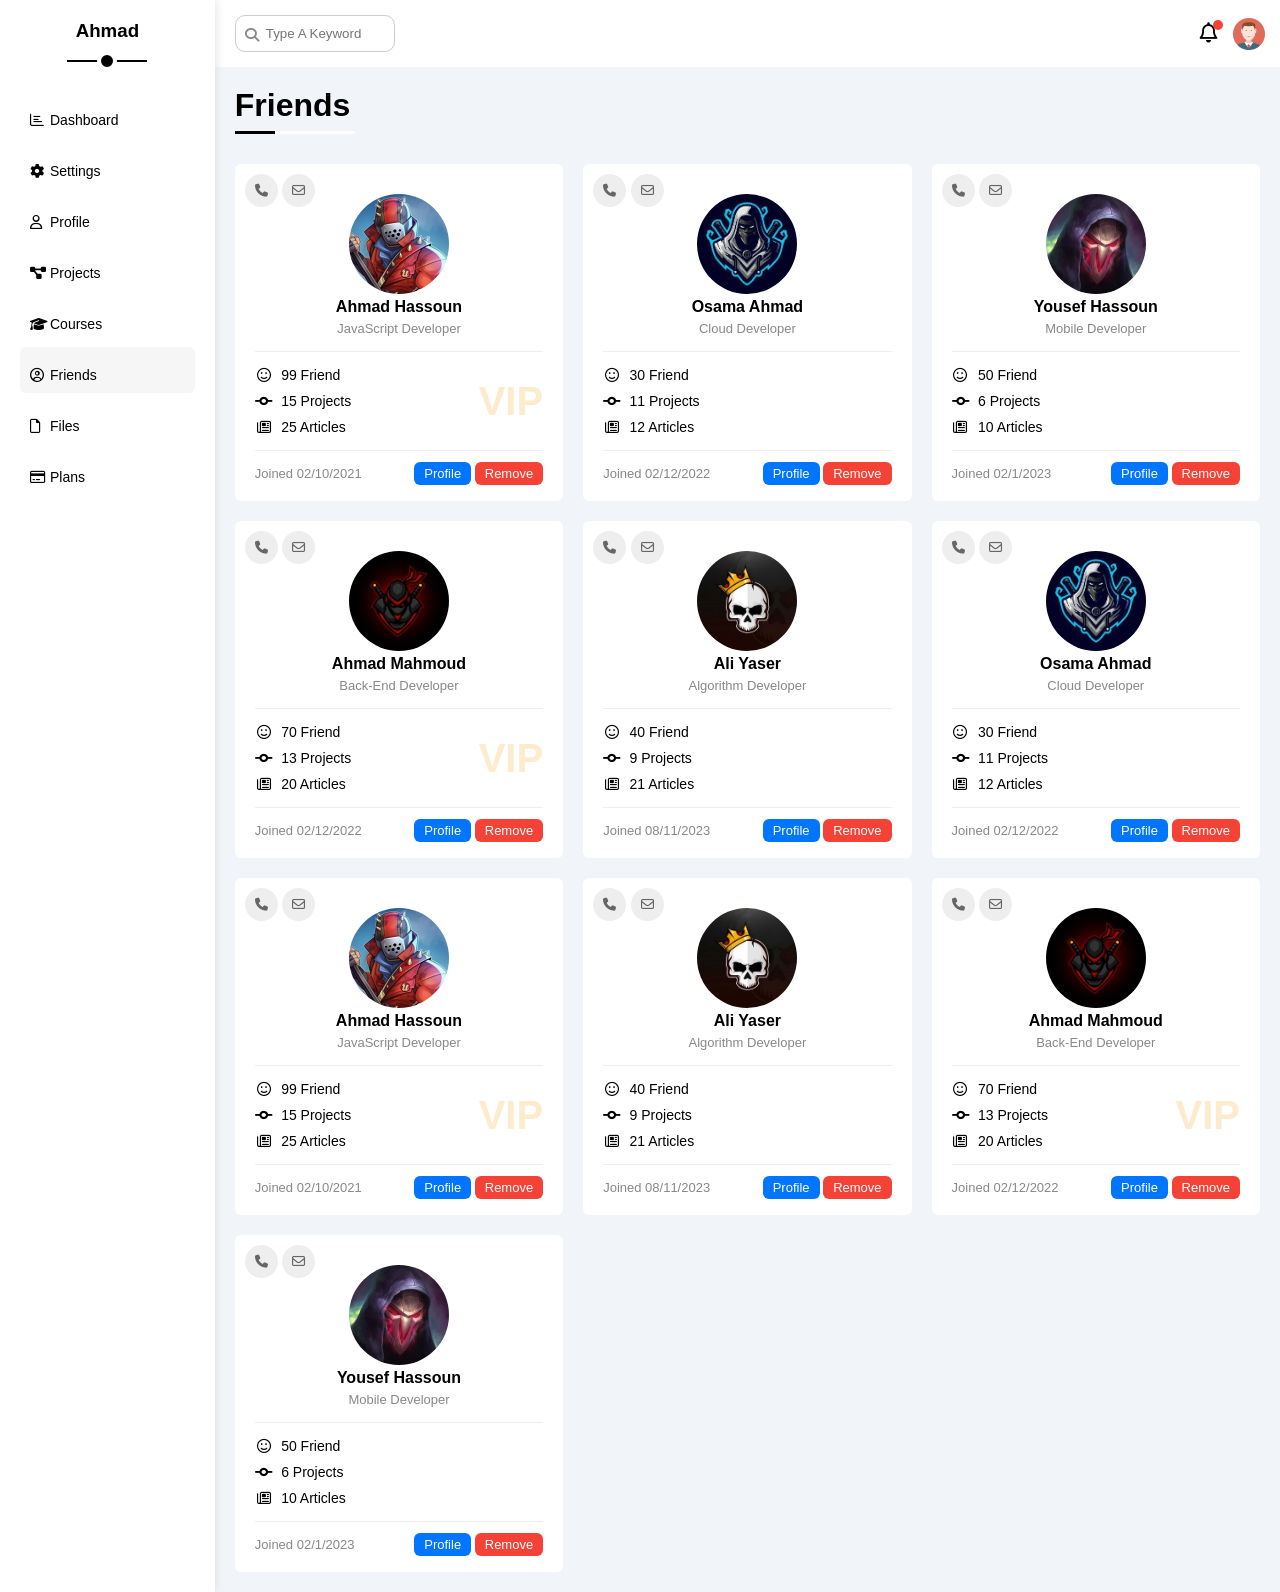
<file: project-4/friends.html>
<!DOCTYPE html>
<HTML lang="en">
    <head>
        <meta charset="UTF-8">
        <meta http-equiv="X-UA-Compatible" content="IE=edge">
        <meta name="viewport" content="width=device-width, initial-scale=1.0">
        <title>Friends</title>
        <!-- FRAMEWORK -->
        <link rel="stylesheet" href="css/framework.css">
        <link rel="stylesheet" href="css/master.css">
        <!-- FONT AWESOME -->
        <!-- <link rel="stylesheet" href="css/all.min.css"> -->
        <link rel="stylesheet" href="https://cdnjs.cloudflare.com/ajax/libs/font-awesome/6.5.0/css/all.min.css">
        <!-- GOOGLE FONT -->
        <link rel="preconnect" href="https://fonts.googleapis.com">
        <link rel="preconnect" href="https://fonts.gstatic.com">
        <link rel="stylesheet" href="http://fonts.google.com/css?family=cairo:wght@300;400;700&display=swap">
    </head>
    <body>
        <div class="page d-flex">
            <div class="sidebar bg-white p-20 p-relative">
                <h3 class="p-relative txt-c mt-0">Ahmad</h3>
                <ul>
                    <li>
                        <a class="d-flex align-center fs-14 c-black rad-6 p-10" href="index.html">
                            <i class="fa-regular fa-chart-bar fa-fw pr-20 mt-10"></i>
                            <span class="mt-10 hide-mobile">Dashboard</span>
                        </a>
                    </li>
                    <li>
                        <a class="d-flex align-center fs-14 c-black rad-6 p-10" href="settings.html">
                            <i class="fa-solid fa-gear fa-fw pr-20 mt-10"></i>
                            <span class="mt-10 hide-mobile">Settings</span>
                        </a>
                    </li>
                    <li>
                        <a class="d-flex align-center fs-14 c-black rad-6 p-10" href="profile.html">
                            <i class="fa-regular fa-user fa-fw pr-20 mt-10"></i>
                            <span class="mt-10 hide-mobile">Profile</span>
                        </a>
                    </li>
                    <li>
                        <a class="d-flex align-center fs-14 c-black rad-6 p-10" href="projects.html">
                            <i class="fa-solid fa-diagram-project fa-fw pr-20 mt-10"></i>
                            <span class="mt-10 hide-mobile">Projects</span>
                        </a>
                    </li>
                    <li>
                        <a class="d-flex align-center fs-14 c-black rad-6 p-10" href="courses.html">
                            <i class="fa-solid fa-graduation-cap fa-fw pr-20 mt-10"></i>
                            <span class="mt-10 hide-mobile">Courses</span>
                        </a>
                    </li>
                    <li>
                        <a class="active d-flex align-center fs-14 c-black rad-6 p-10" href="friends.html">
                            <i class="fa-regular fa-circle-user fa-fw pr-20 mt-10"></i>
                            <span class="mt-10 hide-mobile">Friends</span>
                        </a>
                    </li>
                    <li>
                        <a class="d-flex align-center fs-14 c-black rad-6 p-10" href="files.html">
                            <i class="fa-regular fa-file fa-fw pr-20 mt-10"></i>
                            <span class="mt-10 hide-mobile">Files</span>
                        </a>
                    </li>
                    <li>
                        <a class="d-flex align-center fs-14 c-black rad-6 p-10" href="plans.html">
                            <i class="fa-regular fa-credit-card fa-fw pr-20 mt-10"></i>
                            <span class="mt-10 hide-mobile">Plans</span>
                        </a>
                    </li>
                </ul>
            </div>
            <div class="content w-full o-hidden">
                <!-- Start Head -->
                <div class="head bg-white p-15 between-flex">
                    <div class="search p-relative">
                        <input class="p-10" type="search" placeholder="Type A Keyword">
                    </div>
                    <div class="icons d-flex align-center">
                        <span class="notification p-relative">
                            <!-- fa-lg => FONT AWESOME LARG -->
                            <i class="fa-regular fa-bell fa-lg"></i>
                        </span>
                        <img src="images/avatar.png" alt="">
                    </div>
                </div>
                <!-- End Head -->
                <h1 class="p-relative">Friends</h1>
                <div class="friends-page d-grid m-20 gap-20">
                    <div class="friend bg-white rad-6 p-20 p-relative">
                        <div class="contact p-absolute">
                            <i class="fa-solid fa-phone bg-eee p-10 rad-half fs-13 c-666 cursor-p"></i>
                            <i class="fa-regular fa-envelope bg-eee p-10 rad-half fs-13 c-666 cursor-p"></i>
                        </div>
                        <div class="txt-c">
                            <img class="rad-half mt-10 mp-10 w-100 h-100" src="images/friend-01.jpg" alt="">
                            <h4 class="m-0">Ahmad Hassoun</h4>
                            <p class="c-grey fs-13 mt-5 mb-0">JavaScript Developer</p>
                        </div>
                        <div class="icons p-relative fs-14 b-top b-bottom mt-15 mb-15 pt-15 pb-15">
                            <div class="mb-10">
                                <i class="fa-regular fa-face-smile fa-fw mr-5"></i>
                                <span>99 Friend</span>
                            </div>
                            <div class="mb-10">
                                <i class="fa-solid fa-code-commit fa-fw mr-5"></i>
                                <span>15 Projects</span>
                            </div>
                            <div>
                                <i class="fa-regular fa-newspaper fa-fw mr-5"></i>
                                <span>25 Articles</span>
                            </div>
                            <span class="vip fw-bold c-orange p-absolute">VIP</span>
                        </div>
                        <div class="info between-flex fs-13">
                            <span class="c-grey">Joined 02/10/2021</span>
                            <div>
                                <a class="c-white bg-blue btn-shape" href="profile.html">Profile</a>
                                <a class="c-white bg-red btn-shape" href="#">Remove</a>
                            </div>
                        </div>
                    </div>
                    <div class="friend bg-white rad-6 p-20 p-relative">
                        <div class="contact p-absolute">
                            <i class="fa-solid fa-phone bg-eee p-10 rad-half fs-13 c-666 cursor-p"></i>
                            <i class="fa-regular fa-envelope bg-eee p-10 rad-half fs-13 c-666 cursor-p"></i>
                        </div>
                        <div class="txt-c">
                            <img class="rad-half mt-10 mp-10 w-100 h-100" src="images/friend-02.jpg" alt="">
                            <h4 class="m-0">Osama Ahmad</h4>
                            <p class="c-grey fs-13 mt-5 mb-0">Cloud Developer</p>
                        </div>
                        <div class="icons p-relative fs-14 b-top b-bottom mt-15 mb-15 pt-15 pb-15">
                            <div class="mb-10">
                                <i class="fa-regular fa-face-smile fa-fw mr-5"></i>
                                <span>30 Friend</span>
                            </div>
                            <div class="mb-10">
                                <i class="fa-solid fa-code-commit fa-fw mr-5"></i>
                                <span>11 Projects</span>
                            </div>
                            <div>
                                <i class="fa-regular fa-newspaper fa-fw mr-5"></i>
                                <span>12 Articles</span>
                            </div>
                        </div>
                        <div class="info between-flex fs-13">
                            <span class="c-grey">Joined 02/12/2022</span>
                            <div>
                                <a class="c-white bg-blue btn-shape" href="profile.html">Profile</a>
                                <a class="c-white bg-red btn-shape" href="#">Remove</a>
                            </div>
                        </div>
                    </div>
                    <div class="friend bg-white rad-6 p-20 p-relative">
                        <div class="contact p-absolute">
                            <i class="fa-solid fa-phone bg-eee p-10 rad-half fs-13 c-666 cursor-p"></i>
                            <i class="fa-regular fa-envelope bg-eee p-10 rad-half fs-13 c-666 cursor-p"></i>
                        </div>
                        <div class="txt-c">
                            <img class="rad-half mt-10 mp-10 w-100 h-100" src="images/friend-03.jpg" alt="">
                            <h4 class="m-0">Yousef Hassoun</h4>
                            <p class="c-grey fs-13 mt-5 mb-0">Mobile Developer</p>
                        </div>
                        <div class="icons p-relative fs-14 b-top b-bottom mt-15 mb-15 pt-15 pb-15">
                            <div class="mb-10">
                                <i class="fa-regular fa-face-smile fa-fw mr-5"></i>
                                <span>50 Friend</span>
                            </div>
                            <div class="mb-10">
                                <i class="fa-solid fa-code-commit fa-fw mr-5"></i>
                                <span>6 Projects</span>
                            </div>
                            <div>
                                <i class="fa-regular fa-newspaper fa-fw mr-5"></i>
                                <span>10 Articles</span>
                            </div>
                        </div>
                        <div class="info between-flex fs-13">
                            <span class="c-grey">Joined 02/1/2023</span>
                            <div>
                                <a class="c-white bg-blue btn-shape" href="profile.html">Profile</a>
                                <a class="c-white bg-red btn-shape" href="#">Remove</a>
                            </div>
                        </div>
                    </div>
                    <div class="friend bg-white rad-6 p-20 p-relative">
                        <div class="contact p-absolute">
                            <i class="fa-solid fa-phone bg-eee p-10 rad-half fs-13 c-666 cursor-p"></i>
                            <i class="fa-regular fa-envelope bg-eee p-10 rad-half fs-13 c-666 cursor-p"></i>
                        </div>
                        <div class="txt-c">
                            <img class="rad-half mt-10 mp-10 w-100 h-100" src="images/friend-04.jpg" alt="">
                            <h4 class="m-0">Ahmad Mahmoud</h4>
                            <p class="c-grey fs-13 mt-5 mb-0">Back-End Developer</p>
                        </div>
                        <div class="icons p-relative fs-14 b-top b-bottom mt-15 mb-15 pt-15 pb-15">
                            <div class="mb-10">
                                <i class="fa-regular fa-face-smile fa-fw mr-5"></i>
                                <span>70 Friend</span>
                            </div>
                            <div class="mb-10">
                                <i class="fa-solid fa-code-commit fa-fw mr-5"></i>
                                <span>13 Projects</span>
                            </div>
                            <div>
                                <i class="fa-regular fa-newspaper fa-fw mr-5"></i>
                                <span>20 Articles</span>
                            </div>
                            <span class="vip fw-bold c-orange p-absolute">VIP</span>
                        </div>
                        <div class="info between-flex fs-13">
                            <span class="c-grey">Joined 02/12/2022</span>
                            <div>
                                <a class="c-white bg-blue btn-shape" href="profile.html">Profile</a>
                                <a class="c-white bg-red btn-shape" href="#">Remove</a>
                            </div>
                        </div>
                    </div>
                    <div class="friend bg-white rad-6 p-20 p-relative">
                        <div class="contact p-absolute">
                            <i class="fa-solid fa-phone bg-eee p-10 rad-half fs-13 c-666 cursor-p"></i>
                            <i class="fa-regular fa-envelope bg-eee p-10 rad-half fs-13 c-666 cursor-p"></i>
                        </div>
                        <div class="txt-c">
                            <img class="rad-half mt-10 mp-10 w-100 h-100" src="images/friend-05.jpg" alt="">
                            <h4 class="m-0">Ali Yaser</h4>
                            <p class="c-grey fs-13 mt-5 mb-0">Algorithm Developer</p>
                        </div>
                        <div class="icons p-relative fs-14 b-top b-bottom mt-15 mb-15 pt-15 pb-15">
                            <div class="mb-10">
                                <i class="fa-regular fa-face-smile fa-fw mr-5"></i>
                                <span>40 Friend</span>
                            </div>
                            <div class="mb-10">
                                <i class="fa-solid fa-code-commit fa-fw mr-5"></i>
                                <span>9 Projects</span>
                            </div>
                            <div>
                                <i class="fa-regular fa-newspaper fa-fw mr-5"></i>
                                <span>21 Articles</span>
                            </div>
                        </div>
                        <div class="info between-flex fs-13">
                            <span class="c-grey">Joined 08/11/2023</span>
                            <div>
                                <a class="c-white bg-blue btn-shape" href="profile.html">Profile</a>
                                <a class="c-white bg-red btn-shape" href="#">Remove</a>
                            </div>
                        </div>
                    </div>
                    <div class="friend bg-white rad-6 p-20 p-relative">
                        <div class="contact p-absolute">
                            <i class="fa-solid fa-phone bg-eee p-10 rad-half fs-13 c-666 cursor-p"></i>
                            <i class="fa-regular fa-envelope bg-eee p-10 rad-half fs-13 c-666 cursor-p"></i>
                        </div>
                        <div class="txt-c">
                            <img class="rad-half mt-10 mp-10 w-100 h-100" src="images/friend-02.jpg" alt="">
                            <h4 class="m-0">Osama Ahmad</h4>
                            <p class="c-grey fs-13 mt-5 mb-0">Cloud Developer</p>
                        </div>
                        <div class="icons p-relative fs-14 b-top b-bottom mt-15 mb-15 pt-15 pb-15">
                            <div class="mb-10">
                                <i class="fa-regular fa-face-smile fa-fw mr-5"></i>
                                <span>30 Friend</span>
                            </div>
                            <div class="mb-10">
                                <i class="fa-solid fa-code-commit fa-fw mr-5"></i>
                                <span>11 Projects</span>
                            </div>
                            <div>
                                <i class="fa-regular fa-newspaper fa-fw mr-5"></i>
                                <span>12 Articles</span>
                            </div>
                        </div>
                        <div class="info between-flex fs-13">
                            <span class="c-grey">Joined 02/12/2022</span>
                            <div>
                                <a class="c-white bg-blue btn-shape" href="profile.html">Profile</a>
                                <a class="c-white bg-red btn-shape" href="#">Remove</a>
                            </div>
                        </div>
                    </div>
                    <div class="friend bg-white rad-6 p-20 p-relative">
                        <div class="contact p-absolute">
                            <i class="fa-solid fa-phone bg-eee p-10 rad-half fs-13 c-666 cursor-p"></i>
                            <i class="fa-regular fa-envelope bg-eee p-10 rad-half fs-13 c-666 cursor-p"></i>
                        </div>
                        <div class="txt-c">
                            <img class="rad-half mt-10 mp-10 w-100 h-100" src="images/friend-01.jpg" alt="">
                            <h4 class="m-0">Ahmad Hassoun</h4>
                            <p class="c-grey fs-13 mt-5 mb-0">JavaScript Developer</p>
                        </div>
                        <div class="icons p-relative fs-14 b-top b-bottom mt-15 mb-15 pt-15 pb-15">
                            <div class="mb-10">
                                <i class="fa-regular fa-face-smile fa-fw mr-5"></i>
                                <span>99 Friend</span>
                            </div>
                            <div class="mb-10">
                                <i class="fa-solid fa-code-commit fa-fw mr-5"></i>
                                <span>15 Projects</span>
                            </div>
                            <div>
                                <i class="fa-regular fa-newspaper fa-fw mr-5"></i>
                                <span>25 Articles</span>
                            </div>
                            <span class="vip fw-bold c-orange p-absolute">VIP</span>
                        </div>
                        <div class="info between-flex fs-13">
                            <span class="c-grey">Joined 02/10/2021</span>
                            <div>
                                <a class="c-white bg-blue btn-shape" href="profile.html">Profile</a>
                                <a class="c-white bg-red btn-shape" href="#">Remove</a>
                            </div>
                        </div>
                    </div>
                    <div class="friend bg-white rad-6 p-20 p-relative">
                        <div class="contact p-absolute">
                            <i class="fa-solid fa-phone bg-eee p-10 rad-half fs-13 c-666 cursor-p"></i>
                            <i class="fa-regular fa-envelope bg-eee p-10 rad-half fs-13 c-666 cursor-p"></i>
                        </div>
                        <div class="txt-c">
                            <img class="rad-half mt-10 mp-10 w-100 h-100" src="images/friend-05.jpg" alt="">
                            <h4 class="m-0">Ali Yaser</h4>
                            <p class="c-grey fs-13 mt-5 mb-0">Algorithm Developer</p>
                        </div>
                        <div class="icons p-relative fs-14 b-top b-bottom mt-15 mb-15 pt-15 pb-15">
                            <div class="mb-10">
                                <i class="fa-regular fa-face-smile fa-fw mr-5"></i>
                                <span>40 Friend</span>
                            </div>
                            <div class="mb-10">
                                <i class="fa-solid fa-code-commit fa-fw mr-5"></i>
                                <span>9 Projects</span>
                            </div>
                            <div>
                                <i class="fa-regular fa-newspaper fa-fw mr-5"></i>
                                <span>21 Articles</span>
                            </div>
                        </div>
                        <div class="info between-flex fs-13">
                            <span class="c-grey">Joined 08/11/2023</span>
                            <div>
                                <a class="c-white bg-blue btn-shape" href="profile.html">Profile</a>
                                <a class="c-white bg-red btn-shape" href="#">Remove</a>
                            </div>
                        </div>
                    </div>
                    <div class="friend bg-white rad-6 p-20 p-relative">
                        <div class="contact p-absolute">
                            <i class="fa-solid fa-phone bg-eee p-10 rad-half fs-13 c-666 cursor-p"></i>
                            <i class="fa-regular fa-envelope bg-eee p-10 rad-half fs-13 c-666 cursor-p"></i>
                        </div>
                        <div class="txt-c">
                            <img class="rad-half mt-10 mp-10 w-100 h-100" src="images/friend-04.jpg" alt="">
                            <h4 class="m-0">Ahmad Mahmoud</h4>
                            <p class="c-grey fs-13 mt-5 mb-0">Back-End Developer</p>
                        </div>
                        <div class="icons p-relative fs-14 b-top b-bottom mt-15 mb-15 pt-15 pb-15">
                            <div class="mb-10">
                                <i class="fa-regular fa-face-smile fa-fw mr-5"></i>
                                <span>70 Friend</span>
                            </div>
                            <div class="mb-10">
                                <i class="fa-solid fa-code-commit fa-fw mr-5"></i>
                                <span>13 Projects</span>
                            </div>
                            <div>
                                <i class="fa-regular fa-newspaper fa-fw mr-5"></i>
                                <span>20 Articles</span>
                            </div>
                            <span class="vip fw-bold c-orange p-absolute">VIP</span>
                        </div>
                        <div class="info between-flex fs-13">
                            <span class="c-grey">Joined 02/12/2022</span>
                            <div>
                                <a class="c-white bg-blue btn-shape" href="profile.html">Profile</a>
                                <a class="c-white bg-red btn-shape" href="#">Remove</a>
                            </div>
                        </div>
                    </div>
                    <div class="friend bg-white rad-6 p-20 p-relative">
                        <div class="contact p-absolute">
                            <i class="fa-solid fa-phone bg-eee p-10 rad-half fs-13 c-666 cursor-p"></i>
                            <i class="fa-regular fa-envelope bg-eee p-10 rad-half fs-13 c-666 cursor-p"></i>
                        </div>
                        <div class="txt-c">
                            <img class="rad-half mt-10 mp-10 w-100 h-100" src="images/friend-03.jpg" alt="">
                            <h4 class="m-0">Yousef Hassoun</h4>
                            <p class="c-grey fs-13 mt-5 mb-0">Mobile Developer</p>
                        </div>
                        <div class="icons p-relative fs-14 b-top b-bottom mt-15 mb-15 pt-15 pb-15">
                            <div class="mb-10">
                                <i class="fa-regular fa-face-smile fa-fw mr-5"></i>
                                <span>50 Friend</span>
                            </div>
                            <div class="mb-10">
                                <i class="fa-solid fa-code-commit fa-fw mr-5"></i>
                                <span>6 Projects</span>
                            </div>
                            <div>
                                <i class="fa-regular fa-newspaper fa-fw mr-5"></i>
                                <span>10 Articles</span>
                            </div>
                        </div>
                        <div class="info between-flex fs-13">
                            <span class="c-grey">Joined 02/1/2023</span>
                            <div>
                                <a class="c-white bg-blue btn-shape" href="profile.html">Profile</a>
                                <a class="c-white bg-red btn-shape" href="#">Remove</a>
                            </div>
                        </div>
                    </div>
                </div>
            </div>
        </div>
    </body>
</html>
</file>
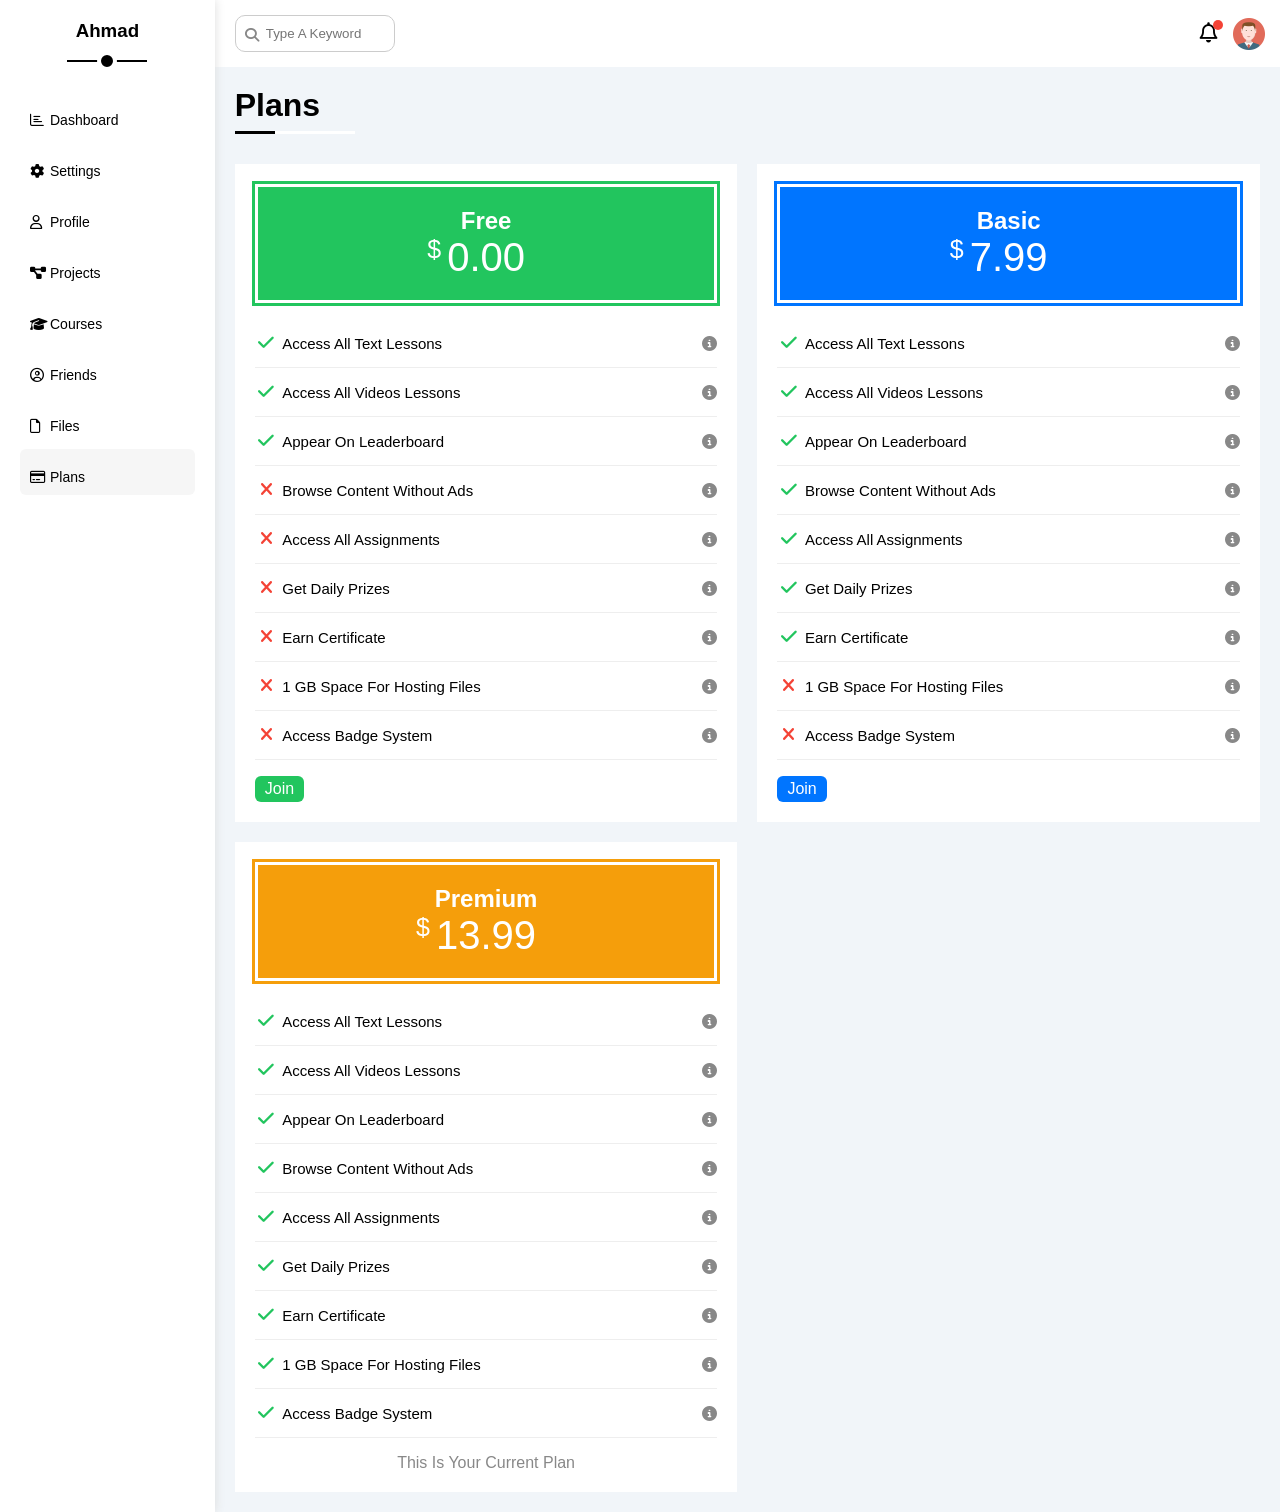
<file: project-4/plans.html>
<!DOCTYPE html>
<HTML lang="en">
    <head>
        <meta charset="UTF-8">
        <meta http-equiv="X-UA-Compatible" content="IE=edge">
        <meta name="viewport" content="width=device-width, initial-scale=1.0">
        <title>Plans</title>
        <!-- FRAMEWORK -->
        <link rel="stylesheet" href="css/framework.css">
        <link rel="stylesheet" href="css/master.css">
        <!-- FONT AWESOME -->
        <!-- <link rel="stylesheet" href="css/all.min.css"> -->
        <link rel="stylesheet" href="https://cdnjs.cloudflare.com/ajax/libs/font-awesome/6.5.0/css/all.min.css">
        <!-- GOOGLE FONT -->
        <link rel="preconnect" href="https://fonts.googleapis.com">
        <link rel="preconnect" href="https://fonts.gstatic.com">
        <link rel="stylesheet" href="http://fonts.google.com/css?family=cairo:wght@300;400;700&display=swap">
    </head>
    <body>
        <div class="page d-flex">
            <div class="sidebar bg-white p-20 p-relative">
                <h3 class="p-relative txt-c mt-0">Ahmad</h3>
                <ul>
                    <li>
                        <a class="d-flex align-center fs-14 c-black rad-6 p-10" href="index.html">
                            <i class="fa-regular fa-chart-bar fa-fw pr-20 mt-10"></i>
                            <span class="mt-10 hide-mobile">Dashboard</span>
                        </a>
                    </li>
                    <li>
                        <a class="d-flex align-center fs-14 c-black rad-6 p-10" href="settings.html">
                            <i class="fa-solid fa-gear fa-fw pr-20 mt-10"></i>
                            <span class="mt-10 hide-mobile">Settings</span>
                        </a>
                    </li>
                    <li>
                        <a class="d-flex align-center fs-14 c-black rad-6 p-10" href="profile.html">
                            <i class="fa-regular fa-user fa-fw pr-20 mt-10"></i>
                            <span class="mt-10 hide-mobile">Profile</span>
                        </a>
                    </li>
                    <li>
                        <a class="d-flex align-center fs-14 c-black rad-6 p-10" href="projects.html">
                            <i class="fa-solid fa-diagram-project fa-fw pr-20 mt-10"></i>
                            <span class="mt-10 hide-mobile">Projects</span>
                        </a>
                    </li>
                    <li>
                        <a class="d-flex align-center fs-14 c-black rad-6 p-10" href="courses.html">
                            <i class="fa-solid fa-graduation-cap fa-fw pr-20 mt-10"></i>
                            <span class="mt-10 hide-mobile">Courses</span>
                        </a>
                    </li>
                    <li>
                        <a class="d-flex align-center fs-14 c-black rad-6 p-10" href="friends.html">
                            <i class="fa-regular fa-circle-user fa-fw pr-20 mt-10"></i>
                            <span class="mt-10 hide-mobile">Friends</span>
                        </a>
                    </li>
                    <li>
                        <a class="d-flex align-center fs-14 c-black rad-6 p-10" href="files.html">
                            <i class="fa-regular fa-file fa-fw pr-20 mt-10"></i>
                            <span class="mt-10 hide-mobile">Files</span>
                        </a>
                    </li>
                    <li>
                        <a class="active d-flex align-center fs-14 c-black rad-6 p-10" href="plans.html">
                            <i class="fa-regular fa-credit-card fa-fw pr-20 mt-10"></i>
                            <span class="mt-10 hide-mobile">Plans</span>
                        </a>
                    </li>
                </ul>
            </div>
            <div class="content w-full o-hidden">
                <!-- Start Head -->
                <div class="head bg-white p-15 between-flex">
                    <div class="search p-relative">
                        <input class="p-10" type="search" placeholder="Type A Keyword">
                    </div>
                    <div class="icons d-flex align-center">
                        <span class="notification p-relative">
                            <!-- fa-lg => FONT AWESOME LARG -->
                            <i class="fa-regular fa-bell fa-lg"></i>
                        </span>
                        <img src="images/avatar.png" alt="">
                    </div>
                </div>
                <!-- End Head -->
                <h1 class="p-relative">Plans</h1>
                <div class="plans-page d-grid m-20 gap-20">
                    <div class="plan green bg-white p-20">
                        <div class="top bg-green txt-c p-20">
                            <h2 class="m-0 c-white">Free</h2>
                            <div class="price p-relative w-fit c-white"><span class="p-absolute">$</span>0.00</div>
                        </div>
                        <ul>
                            <li class="d-flex fs-15 align-center b-bottom">
                                <i class="fa-solid fa-check fa-fw yes"></i>
                                <span>Access All Text Lessons</span>
                                <i class="fa-solid fa-circle-info help"></i>
                            </li>
                            <li class="d-flex fs-15 align-center b-bottom">
                                <i class="fa-solid fa-check fa-fw yes"></i>
                                <span>Access All Videos Lessons</span>
                                <i class="fa-solid fa-circle-info help"></i>
                            </li>
                            <li class="d-flex fs-15 align-center b-bottom">
                                <i class="fa-solid fa-check fa-fw yes"></i>
                                <span>Appear On Leaderboard</span>
                                <i class="fa-solid fa-circle-info help"></i>
                            </li>
                            <li class="d-flex fs-15 align-center b-bottom">
                                <i class="fa-solid fa-xmark fa-fw"></i>
                                <span>Browse Content Without Ads</span>
                                <i class="fa-solid fa-circle-info help"></i>
                            </li>
                            <li class="d-flex fs-15 align-center b-bottom">
                                <i class="fa-solid fa-xmark fa-fw"></i>
                                <span>Access All Assignments</span>
                                <i class="fa-solid fa-circle-info help"></i>
                            </li>
                            <li class="d-flex fs-15 align-center b-bottom">
                                <i class="fa-solid fa-xmark fa-fw"></i>
                                <span>Get Daily Prizes</span>
                                <i class="fa-solid fa-circle-info help"></i>
                            </li>
                            <li class="d-flex fs-15 align-center b-bottom">
                                <i class="fa-solid fa-xmark fa-fw"></i>
                                <span>Earn Certificate</span>
                                <i class="fa-solid fa-circle-info help"></i>
                            </li>
                            <li class="d-flex fs-15 align-center b-bottom">
                                <i class="fa-solid fa-xmark fa-fw"></i>
                                <span>1 GB Space For Hosting Files</span>
                                <i class="fa-solid fa-circle-info help"></i>
                            </li>
                            <li class="d-flex fs-15 align-center b-bottom">
                                <i class="fa-solid fa-xmark fa-fw"></i>
                                <span>Access Badge System</span>
                                <i class="fa-solid fa-circle-info help"></i>
                            </li>
                        </ul>
                        <a class="bg-green c-white btn-shape d-block w-fit" href="#">Join</a>
                    </div>
                    <div class="plan blue bg-white p-20">
                        <div class="top bg-blue txt-c p-20">
                            <h2 class="m-0 c-white">Basic</h2>
                            <div class="price p-relative w-fit c-white"><span class="p-absolute">$</span>7.99</div>
                        </div>
                        <ul>
                            <li class="d-flex fs-15 align-center b-bottom">
                                <i class="fa-solid fa-check fa-fw yes"></i>
                                <span>Access All Text Lessons</span>
                                <i class="fa-solid fa-circle-info help"></i>
                            </li>
                            <li class="d-flex fs-15 align-center b-bottom">
                                <i class="fa-solid fa-check fa-fw yes"></i>
                                <span>Access All Videos Lessons</span>
                                <i class="fa-solid fa-circle-info help"></i>
                            </li>
                            <li class="d-flex fs-15 align-center b-bottom">
                                <i class="fa-solid fa-check fa-fw yes"></i>
                                <span>Appear On Leaderboard</span>
                                <i class="fa-solid fa-circle-info help"></i>
                            </li>
                            <li class="d-flex fs-15 align-center b-bottom">
                                <i class="fa-solid fa-check fa-fw yes"></i>
                                <span>Browse Content Without Ads</span>
                                <i class="fa-solid fa-circle-info help"></i>
                            </li>
                            <li class="d-flex fs-15 align-center b-bottom">
                                <i class="fa-solid fa-check fa-fw yes"></i>
                                <span>Access All Assignments</span>
                                <i class="fa-solid fa-circle-info help"></i>
                            </li>
                            <li class="d-flex fs-15 align-center b-bottom">
                                <i class="fa-solid fa-check fa-fw yes"></i>
                                <span>Get Daily Prizes</span>
                                <i class="fa-solid fa-circle-info help"></i>
                            </li>
                            <li class="d-flex fs-15 align-center b-bottom">
                                <i class="fa-solid fa-check fa-fw yes"></i>
                                <span>Earn Certificate</span>
                                <i class="fa-solid fa-circle-info help"></i>
                            </li>
                            <li class="d-flex fs-15 align-center b-bottom">
                                <i class="fa-solid fa-xmark fa-fw"></i>
                                <span>1 GB Space For Hosting Files</span>
                                <i class="fa-solid fa-circle-info help"></i>
                            </li>
                            <li class="d-flex fs-15 align-center b-bottom">
                                <i class="fa-solid fa-xmark fa-fw"></i>
                                <span>Access Badge System</span>
                                <i class="fa-solid fa-circle-info help"></i>
                            </li>
                        </ul>
                        <a class="bg-blue c-white btn-shape d-block w-fit" href="#">Join</a>
                    </div>
                    <div class="plan orange bg-white p-20">
                        <div class="top bg-orange txt-c p-20">
                            <h2 class="m-0 c-white">Premium</h2>
                            <div class="price p-relative w-fit c-white"><span class="p-absolute">$</span>13.99</div>
                        </div>
                        <ul>
                            <li class="d-flex fs-15 align-center b-bottom">
                                <i class="fa-solid fa-check fa-fw yes"></i>
                                <span>Access All Text Lessons</span>
                                <i class="fa-solid fa-circle-info help"></i>
                            </li>
                            <li class="d-flex fs-15 align-center b-bottom">
                                <i class="fa-solid fa-check fa-fw yes"></i>
                                <span>Access All Videos Lessons</span>
                                <i class="fa-solid fa-circle-info help"></i>
                            </li>
                            <li class="d-flex fs-15 align-center b-bottom">
                                <i class="fa-solid fa-check fa-fw yes"></i>
                                <span>Appear On Leaderboard</span>
                                <i class="fa-solid fa-circle-info help"></i>
                            </li>
                            <li class="d-flex fs-15 align-center b-bottom">
                                <i class="fa-solid fa-check fa-fw yes"></i>
                                <span>Browse Content Without Ads</span>
                                <i class="fa-solid fa-circle-info help"></i>
                            </li>
                            <li class="d-flex fs-15 align-center b-bottom">
                                <i class="fa-solid fa-check fa-fw yes"></i>
                                <span>Access All Assignments</span>
                                <i class="fa-solid fa-circle-info help"></i>
                            </li>
                            <li class="d-flex fs-15 align-center b-bottom">
                                <i class="fa-solid fa-check fa-fw yes"></i>
                                <span>Get Daily Prizes</span>
                                <i class="fa-solid fa-circle-info help"></i>
                            </li>
                            <li class="d-flex fs-15 align-center b-bottom">
                                <i class="fa-solid fa-check fa-fw yes"></i>
                                <span>Earn Certificate</span>
                                <i class="fa-solid fa-circle-info help"></i>
                            </li>
                            <li class="d-flex fs-15 align-center b-bottom">
                                <i class="fa-solid fa-check fa-fw yes"></i>
                                <span>1 GB Space For Hosting Files</span>
                                <i class="fa-solid fa-circle-info help"></i>
                            </li>
                            <li class="d-flex fs-15 align-center b-bottom">
                                <i class="fa-solid fa-check fa-fw yes"></i>
                                <span>Access Badge System</span>
                                <i class="fa-solid fa-circle-info help"></i>
                            </li>
                        </ul>
                        <p class="c-grey m-0 txt-c">This Is Your Current Plan</p>
                    </div>
                </div>
            </div>
        </div>
    </body>
</html>
</file>
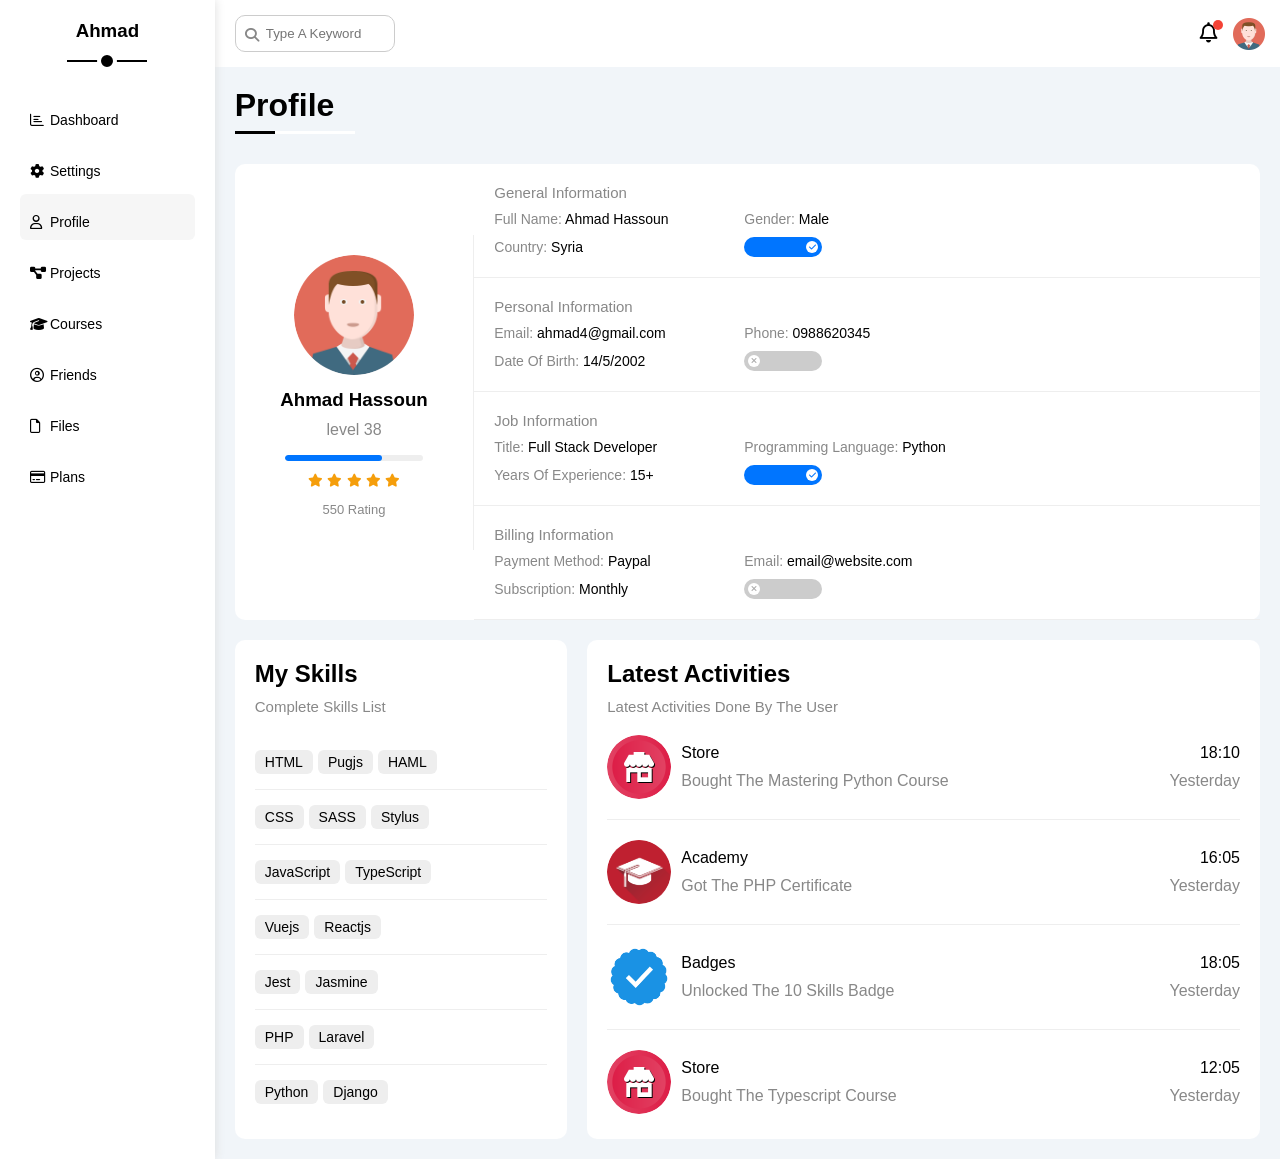
<file: project-4/profile.html>
<!DOCTYPE html>
<HTML lang="en">
    <head>
        <meta charset="UTF-8">
        <meta http-equiv="X-UA-Compatible" content="IE=edge">
        <meta name="viewport" content="width=device-width, initial-scale=1.0">
        <title>Profile</title>
        <!-- FRAMEWORK -->
        <link rel="stylesheet" href="css/framework.css">
        <link rel="stylesheet" href="css/master.css">
        <!-- FONT AWESOME -->
        <!-- <link rel="stylesheet" href="css/all.min.css"> -->
        <link rel="stylesheet" href="https://cdnjs.cloudflare.com/ajax/libs/font-awesome/6.5.0/css/all.min.css">
        <!-- GOOGLE FONT -->
        <link rel="preconnect" href="https://fonts.googleapis.com">
        <link rel="preconnect" href="https://fonts.gstatic.com">
        <link rel="stylesheet" href="http://fonts.google.com/css?family=cairo:wght@300;400;700&display=swap">
    </head>
    <body>
        <div class="page d-flex">
            <div class="sidebar bg-white p-20 p-relative">
                <h3 class="p-relative txt-c mt-0">Ahmad</h3>
                <ul>
                    <li>
                        <a class="d-flex align-center fs-14 c-black rad-6 p-10" href="index.html">
                            <i class="fa-regular fa-chart-bar fa-fw pr-20 mt-10"></i>
                            <span class="mt-10 hide-mobile">Dashboard</span>
                        </a>
                    </li>
                    <li>
                        <a class="d-flex align-center fs-14 c-black rad-6 p-10" href="settings.html">
                            <i class="fa-solid fa-gear fa-fw pr-20 mt-10"></i>
                            <span class="mt-10 hide-mobile">Settings</span>
                        </a>
                    </li>
                    <li>
                        <a class="active d-flex align-center fs-14 c-black rad-6 p-10" href="profile.html">
                            <i class="fa-regular fa-user fa-fw pr-20 mt-10"></i>
                            <span class="mt-10 hide-mobile">Profile</span>
                        </a>
                    </li>
                    <li>
                        <a class="d-flex align-center fs-14 c-black rad-6 p-10" href="projects.html">
                            <i class="fa-solid fa-diagram-project fa-fw pr-20 mt-10"></i>
                            <span class="mt-10 hide-mobile">Projects</span>
                        </a>
                    </li>
                    <li>
                        <a class="d-flex align-center fs-14 c-black rad-6 p-10" href="courses.html">
                            <i class="fa-solid fa-graduation-cap fa-fw pr-20 mt-10"></i>
                            <span class="mt-10 hide-mobile">Courses</span>
                        </a>
                    </li>
                    <li>
                        <a class="d-flex align-center fs-14 c-black rad-6 p-10" href="friends.html">
                            <i class="fa-regular fa-circle-user fa-fw pr-20 mt-10"></i>
                            <span class="mt-10 hide-mobile">Friends</span>
                        </a>
                    </li>
                    <li>
                        <a class="d-flex align-center fs-14 c-black rad-6 p-10" href="files.html">
                            <i class="fa-regular fa-file fa-fw pr-20 mt-10"></i>
                            <span class="mt-10 hide-mobile">Files</span>
                        </a>
                    </li>
                    <li>
                        <a class="d-flex align-center fs-14 c-black rad-6 p-10" href="plans.html">
                            <i class="fa-regular fa-credit-card fa-fw pr-20 mt-10"></i>
                            <span class="mt-10 hide-mobile">Plans</span>
                        </a>
                    </li>
                </ul>
            </div>
            <div class="content w-full o-hidden">
                <!-- Start Head -->
                <div class="head bg-white p-15 between-flex">
                    <div class="search p-relative">
                        <input class="p-10" type="search" placeholder="Type A Keyword">
                    </div>
                    <div class="icons d-flex align-center">
                        <span class="notification p-relative">
                            <!-- fa-lg => FONT AWESOME LARG -->
                            <i class="fa-regular fa-bell fa-lg"></i>
                        </span>
                        <img src="images/avatar.png" alt="">
                    </div>
                </div>
                <!-- End Head -->
                <h1 class="p-relative">Profile</h1>
                <div class="profile-page m-20">
                    <!-- Start Overview -->
                    <div class="overview bg-white rad-10 d-flex align-center">
                        <div class="avatar-box txt-c p-20">
                            <img class="mb-10 rad-half " src="images/avatar.png" alt="">
                            <h3 class="m-0">Ahmad Hassoun</h3>
                            <p class="c-grey mt-10">level 38</p>
                            <div class="level rad-6 bg-eee p-relative">
                                <span class="rad-6" style="width: 70%;"></span>
                            </div>
                            <div class="rating mt-10 mb-10">
                                <i class="fa-solid fa-star c-orange fs-13"></i>
                                <i class="fa-solid fa-star c-orange fs-13"></i>
                                <i class="fa-solid fa-star c-orange fs-13"></i>
                                <i class="fa-solid fa-star c-orange fs-13"></i>
                                <i class="fa-solid fa-star c-orange fs-13"></i>
                            </div>
                            <p class="c-grey fs-13">550 Rating</p>
                        </div>
                        <div class="info-box w-full txt-c-mobile">
                            <div class="box p-20 d-flex align-center f-wrap b-bottom">
                                <h4 class="c-grey fs-15 m-0 w-full fw-normal">General Information</h4>
                                <div class="fs-14">
                                    <span class="c-grey">Full Name: </span>
                                    <span>Ahmad Hassoun</span>
                                </div>
                                <div class="fs-14">
                                    <span class="c-grey">Gender: </span>
                                    <span>Male</span>
                                </div>
                                <div class="fs-14">
                                    <span class="c-grey">Country: </span>
                                    <span>Syria</span>
                                </div>
                                <div class="fs-14">
                                    <label>
                                        <input class="toggle-checkbox" type="checkbox" checked>
                                        <div class="toggle-switch  p-relative rad-16"></div>
                                    </label>
                                </div>
                            </div>
                            <div class="box p-20 d-flex align-center f-wrap b-bottom">
                                <h4 class="c-grey fs-15 m-0 w-full fw-normal">Personal Information</h4>
                                <div class="fs-14">
                                    <span class="c-grey">Email: </span>
                                    <span>ahmad4@gmail.com</span>
                                </div>
                                <div class="fs-14">
                                    <span class="c-grey">Phone: </span>
                                    <span>0988620345</span>
                                </div>
                                <div class="fs-14">
                                    <span class="c-grey">Date Of Birth: </span>
                                    <span>14/5/2002</span>
                                </div>
                                <div class="fs-14">
                                    <label>
                                        <input class="toggle-checkbox" type="checkbox">
                                        <div class="toggle-switch  p-relative rad-16"></div>
                                    </label>
                                </div>
                            </div>
                            <div class="box p-20 d-flex align-center f-wrap b-bottom">
                                <h4 class="c-grey fs-15 m-0 w-full fw-normal">Job Information</h4>
                                <div class="fs-14">
                                    <span class="c-grey">Title: </span>
                                    <span>Full Stack Developer</span>
                                </div>
                                <div class="fs-14">
                                    <span class="c-grey">Programming Language: </span>
                                    <span>Python</span>
                                </div>
                                <div class="fs-14">
                                    <span class="c-grey">Years Of Experience: </span>
                                    <span>15+</span>
                                </div>
                                <div class="fs-14">
                                    <label>
                                        <input class="toggle-checkbox" type="checkbox" checked>
                                        <div class="toggle-switch  p-relative rad-16"></div>
                                    </label>
                                </div>
                            </div>
                            <div class="box p-20 d-flex align-center f-wrap b-bottom">
                                <h4 class="c-grey fs-15 m-0 w-full fw-normal">Billing Information</h4>
                                <div class="fs-14">
                                    <span class="c-grey">Payment Method: </span>
                                    <span>Paypal</span>
                                </div>
                                <div class="fs-14">
                                    <span class="c-grey">Email: </span>
                                    <span>email@website.com</span>
                                </div>
                                <div class="fs-14">
                                    <span class="c-grey">Subscription: </span>
                                    <span>Monthly</span>
                                </div>
                                <div class="fs-14">
                                    <label>
                                        <input class="toggle-checkbox" type="checkbox">
                                        <div class="toggle-switch  p-relative rad-16"></div>
                                    </label>
                                </div>
                            </div>
                        </div>
                    </div>
                    <!-- End Overview -->
                    <!-- Start Other Data -->
                    <div class="other-data d-flex gap-20">
                        <div class="skills-card p-20 bg-white rad-10 mt-20">
                            <h2 class="mt-0 mb-10">My Skills</h2>
                            <p class="mt-0 mb-20 c-grey fs-15">Complete Skills List</p>
                            <ul class="m-0 txt-c-mobile">
                                <li class="b-bottom"><span class="fs-14 mr-5">HTML</span><span class="fs-14 mr-5">Pugjs</span><span class="fs-14">HAML</span></li>
                                <li class="b-bottom"><span class="fs-14 mr-5">CSS</span><span class="fs-14 mr-5">SASS</span><span class="fs-14">Stylus</span></li>
                                <li class="b-bottom"><span class="fs-14 mr-5">JavaScript</span><span class="fs-14">TypeScript</span></li>
                                <li class="b-bottom"><span class="fs-14 mr-5">Vuejs</span><span class="fs-14">Reactjs</span></li>
                                <li class="b-bottom"><span class="fs-14 mr-5">Jest</span><span class="fs-14">Jasmine</span></li>
                                <li class="b-bottom"><span class="fs-14 mr-5">PHP</span><span class="fs-14">Laravel</span></li>
                                <li><span class="fs-14 mr-5">Python</span><span class="fs-14">Django</span></li>
                            </ul>
                        </div>
                        <div class="activities p-20 bg-white rad-10 mt-20">
                            <h2 class="mt-0 mb-10">Latest Activities</h2>
                            <p class="mt-0 mb-20 c-grey fs-15">Latest Activities Done By The User</p>
                            <div class="activity d-flex align-center txt-c-mobile b-bottom pb-20 mb-20">
                                <img class="rad-half mr-10" src="images/activity-01.png" alt="">
                                <div class="info">
                                    <span class="d-block mb-10">Store</span>
                                    <span class="c-grey">Bought The Mastering Python Course</span>
                                </div>
                                <div class="date">
                                    <span class="d-block mb-10">18:10</span>
                                    <span class="c-grey">Yesterday</span>
                                </div>
                            </div>
                            <div class="activity d-flex align-center txt-c-mobile b-bottom pb-20 mb-20">
                                <img class="rad-half mr-10" src="images/activity-02.png" alt="">
                                <div class="info">
                                    <span class="d-block mb-10">Academy</span>
                                    <span class="c-grey">Got The PHP Certificate</span>
                                </div>
                                <div class="date">
                                    <span class="d-block mb-10">16:05</span>
                                    <span class="c-grey">Yesterday</span>
                                </div>
                            </div>
                            <div class="activity d-flex align-center txt-c-mobile b-bottom pb-20 mb-20">
                                <img class="rad-half mr-10" src="images/activity-03.png" alt="">
                                <div class="info">
                                    <span class="d-block mb-10">Badges</span>
                                    <span class="c-grey">Unlocked The 10 Skills Badge</span>
                                </div>
                                <div class="date">
                                    <span class="d-block mb-10">18:05</span>
                                    <span class="c-grey">Yesterday</span>
                                </div>
                            </div>
                            <div class="activity d-flex align-center txt-c-mobile">
                                <img class="rad-half mr-10" src="images/activity-01.png" alt="">
                                <div class="info">
                                    <span class="d-block mb-10">Store</span>
                                    <span class="c-grey">Bought The Typescript Course</span>
                                </div>
                                <div class="date">
                                    <span class="d-block mb-10">12:05</span>
                                    <span class="c-grey">Yesterday</span>
                                </div>
                            </div>
                        </div>
                    </div>
                    <!-- End Other Data -->
                </div>
            </div>
        </div>
    </body>
</html>
</file>
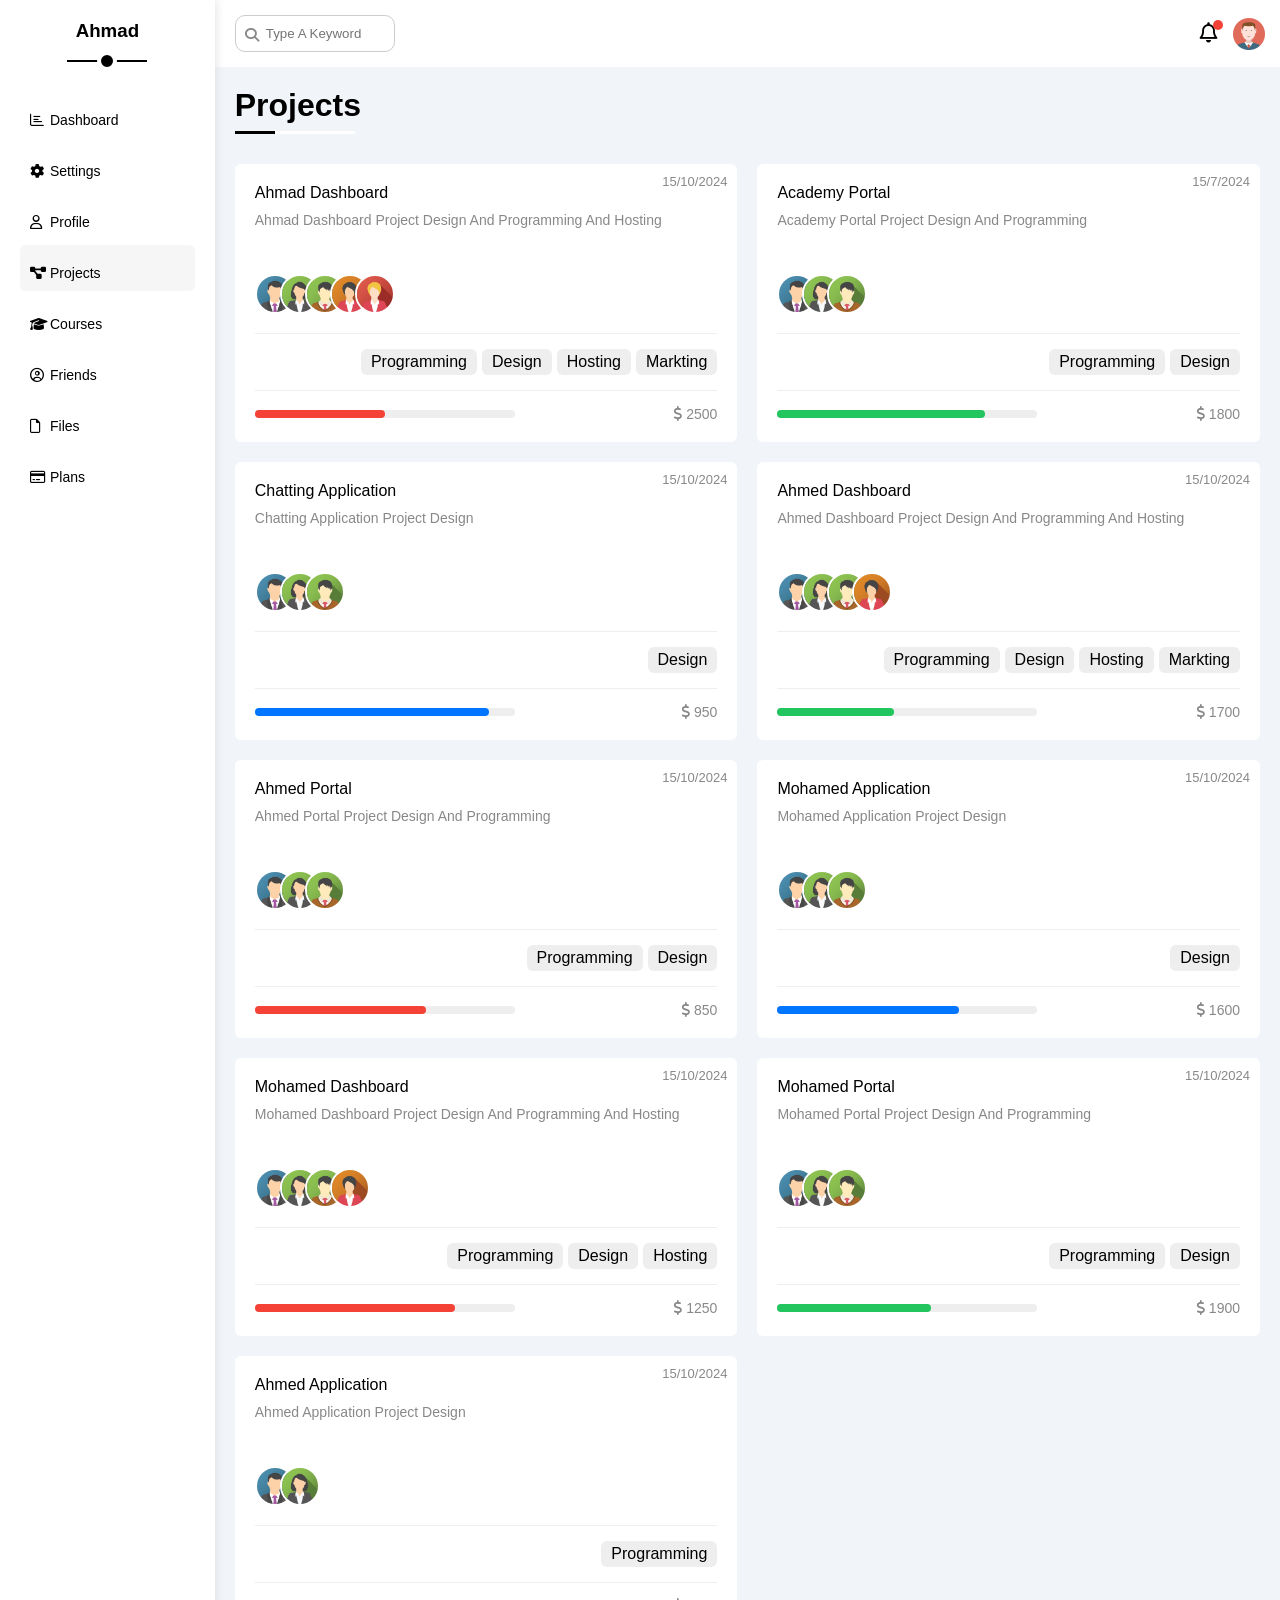
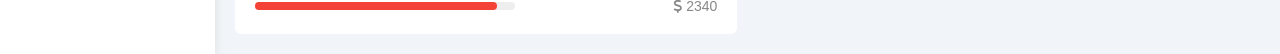
<file: project-4/projects.html>
<!DOCTYPE html>
<HTML lang="en">
    <head>
        <meta charset="UTF-8">
        <meta http-equiv="X-UA-Compatible" content="IE=edge">
        <meta name="viewport" content="width=device-width, initial-scale=1.0">
        <title>Projects</title>
        <!-- FRAMEWORK -->
        <link rel="stylesheet" href="css/framework.css">
        <link rel="stylesheet" href="css/master.css">
        <!-- FONT AWESOME -->
        <!-- <link rel="stylesheet" href="css/all.min.css"> -->
        <link rel="stylesheet" href="https://cdnjs.cloudflare.com/ajax/libs/font-awesome/6.5.0/css/all.min.css">
        <!-- GOOGLE FONT -->
        <link rel="preconnect" href="https://fonts.googleapis.com">
        <link rel="preconnect" href="https://fonts.gstatic.com">
        <link rel="stylesheet" href="http://fonts.google.com/css?family=cairo:wght@300;400;700&display=swap">
    </head>
    <body>
        <div class="page d-flex">
            <div class="sidebar bg-white p-20 p-relative">
                <h3 class="p-relative txt-c mt-0">Ahmad</h3>
                <ul>
                    <li>
                        <a class="d-flex align-center fs-14 c-black rad-6 p-10" href="index.html">
                            <i class="fa-regular fa-chart-bar fa-fw pr-20 mt-10"></i>
                            <span class="mt-10 hide-mobile">Dashboard</span>
                        </a>
                    </li>
                    <li>
                        <a class="d-flex align-center fs-14 c-black rad-6 p-10" href="settings.html">
                            <i class="fa-solid fa-gear fa-fw pr-20 mt-10"></i>
                            <span class="mt-10 hide-mobile">Settings</span>
                        </a>
                    </li>
                    <li>
                        <a class="d-flex align-center fs-14 c-black rad-6 p-10" href="profile.html">
                            <i class="fa-regular fa-user fa-fw pr-20 mt-10"></i>
                            <span class="mt-10 hide-mobile">Profile</span>
                        </a>
                    </li>
                    <li>
                        <a class="active d-flex align-center fs-14 c-black rad-6 p-10" href="projects.html">
                            <i class="fa-solid fa-diagram-project fa-fw pr-20 mt-10"></i>
                            <span class="mt-10 hide-mobile">Projects</span>
                        </a>
                    </li>
                    <li>
                        <a class="d-flex align-center fs-14 c-black rad-6 p-10" href="courses.html">
                            <i class="fa-solid fa-graduation-cap fa-fw pr-20 mt-10"></i>
                            <span class="mt-10 hide-mobile">Courses</span>
                        </a>
                    </li>
                    <li>
                        <a class="d-flex align-center fs-14 c-black rad-6 p-10" href="friends.html">
                            <i class="fa-regular fa-circle-user fa-fw pr-20 mt-10"></i>
                            <span class="mt-10 hide-mobile">Friends</span>
                        </a>
                    </li>
                    <li>
                        <a class="d-flex align-center fs-14 c-black rad-6 p-10" href="files.html">
                            <i class="fa-regular fa-file fa-fw pr-20 mt-10"></i>
                            <span class="mt-10 hide-mobile">Files</span>
                        </a>
                    </li>
                    <li>
                        <a class="d-flex align-center fs-14 c-black rad-6 p-10" href="plans.html">
                            <i class="fa-regular fa-credit-card fa-fw pr-20 mt-10"></i>
                            <span class="mt-10 hide-mobile">Plans</span>
                        </a>
                    </li>
                </ul>
            </div>
            <div class="content w-full o-hidden">
                <!-- Start Head -->
                <div class="head bg-white p-15 between-flex">
                    <div class="search p-relative">
                        <input class="p-10" type="search" placeholder="Type A Keyword">
                    </div>
                    <div class="icons d-flex align-center">
                        <span class="notification p-relative">
                            <!-- fa-lg => FONT AWESOME LARG -->
                            <i class="fa-regular fa-bell fa-lg"></i>
                        </span>
                        <img src="images/avatar.png" alt="">
                    </div>
                </div>
                <!-- End Head -->
                <h1 class="p-relative">Projects</h1>
                <div class="projects-page d-grid gap-20 m-20">
                    <div class="project bg-white p-20 rad-6 p-relative">
                        <span class="date fs-13 c-grey">15/10/2024</span>
                        <h4 class="m-0 fw-normal">Ahmad Dashboard</h4>
                        <p class="c-grey fs-14 mt-10 mb-10">Ahmad Dashboard Project Design And Programming And Hosting</p>
                        <div class="team">
                            <a href="#"><img class="w-40 h-40 rad-half" src="images/team-01.png" alt=""></a>
                            <a href="#"><img class="w-40 h-40 rad-half" src="images/team-02.png" alt=""></a>
                            <a href="#"><img class="w-40 h-40 rad-half" src="images/team-03.png" alt=""></a>
                            <a href="#"><img class="w-40 h-40 rad-half" src="images/team-04.png" alt=""></a>
                            <a href="#"><img class="w-40 h-40 rad-half" src="images/team-05.png" alt=""></a>
                        </div>
                        <div class="do d-flex b-top pt-15 mt-15">
                            <span class="fs13 rad-6 bg-eee btn-shape ml-5 w-fit">Programming</span>
                            <span class="fs13 rad-6 bg-eee btn-shape ml-5 w-fit">Design</span>
                            <span class="fs13 rad-6 bg-eee btn-shape ml-5 w-fit">Hosting</span>
                            <span class="fs13 rad-6 bg-eee btn-shape ml-5 w-fit">Markting</span>
                        </div>
                        <div class="info between-flex mt-15 pt-15 b-top">
                            <div class="prog bg-eee rad-6">
                                <span class="bg-red rad-6 h-full" style="width: 50%;"></span>
                            </div>
                            <div class="fs-14 c-grey">
                                <i class="fa-solid fa-dollar-sign"></i>
                                2500
                            </div>
                        </div>
                    </div>
                    <div class="project bg-white p-20 rad-6 p-relative">
                        <span class="date fs-13 c-grey">15/7/2024</span>
                        <h4 class="m-0 fw-normal">Academy Portal</h4>
                        <p class="c-grey fs-14 mt-10 mb-10">Academy Portal Project Design And Programming</p>
                        <div class="team">
                            <a href="#"><img class="w-40 h-40 rad-half" src="images/team-01.png" alt=""></a>
                            <a href="#"><img class="w-40 h-40 rad-half" src="images/team-02.png" alt=""></a>
                            <a href="#"><img class="w-40 h-40 rad-half" src="images/team-03.png" alt=""></a>
                        </div>
                        <div class="do d-flex b-top pt-15 mt-15">
                            <span class="fs13 rad-6 bg-eee btn-shape ml-5 w-fit">Programming</span>
                            <span class="fs13 rad-6 bg-eee btn-shape ml-5 w-fit">Design</span>
                        </div>
                        <div class="info between-flex mt-15 pt-15 b-top">
                            <div class="prog bg-eee rad-6">
                                <span class="bg-green rad-6 h-full" style="width: 80%;"></span>
                            </div>
                            <div class="fs-14 c-grey">
                                <i class="fa-solid fa-dollar-sign"></i>
                                1800
                            </div>
                        </div>
                    </div>
                    <div class="project bg-white p-20 rad-6 p-relative">
                        <span class="date fs-13 c-grey">15/10/2024</span>
                        <h4 class="m-0 fw-normal">Chatting Application</h4>
                        <p class="c-grey fs-14 mt-10 mb-10">Chatting Application Project Design</p>
                        <div class="team">
                            <a href="#"><img class="w-40 h-40 rad-half" src="images/team-01.png" alt=""></a>
                            <a href="#"><img class="w-40 h-40 rad-half" src="images/team-02.png" alt=""></a>
                            <a href="#"><img class="w-40 h-40 rad-half" src="images/team-03.png" alt=""></a>
                        </div>
                        <div class="do d-flex b-top pt-15 mt-15">
                            <span class="fs13 rad-6 bg-eee btn-shape ml-5 w-fit">Design</span>
                        </div>
                        <div class="info between-flex mt-15 pt-15 b-top">
                            <div class="prog bg-eee rad-6">
                                <span class="bg-blue rad-6 h-full" style="width: 90%;"></span>
                            </div>
                            <div class="fs-14 c-grey">
                                <i class="fa-solid fa-dollar-sign"></i>
                                950
                            </div>
                        </div>
                    </div>
                    <div class="project bg-white p-20 rad-6 p-relative">
                        <span class="date fs-13 c-grey">15/10/2024</span>
                        <h4 class="m-0 fw-normal">Ahmed Dashboard</h4>
                        <p class="c-grey fs-14 mt-10 mb-10">Ahmed Dashboard Project Design And Programming And Hosting</p>
                        <div class="team">
                            <a href="#"><img class="w-40 h-40 rad-half" src="images/team-01.png" alt=""></a>
                            <a href="#"><img class="w-40 h-40 rad-half" src="images/team-02.png" alt=""></a>
                            <a href="#"><img class="w-40 h-40 rad-half" src="images/team-03.png" alt=""></a>
                            <a href="#"><img class="w-40 h-40 rad-half" src="images/team-04.png" alt=""></a>
                        </div>
                        <div class="do d-flex b-top pt-15 mt-15">
                            <span class="fs13 rad-6 bg-eee btn-shape ml-5 w-fit">Programming</span>
                            <span class="fs13 rad-6 bg-eee btn-shape ml-5 w-fit">Design</span>
                            <span class="fs13 rad-6 bg-eee btn-shape ml-5 w-fit">Hosting</span>
                            <span class="fs13 rad-6 bg-eee btn-shape ml-5 w-fit">Markting</span>
                        </div>
                        <div class="info between-flex mt-15 pt-15 b-top">
                            <div class="prog bg-eee rad-6">
                                <span class="bg-green rad-6 h-full" style="width: 45%;"></span>
                            </div>
                            <div class="fs-14 c-grey">
                                <i class="fa-solid fa-dollar-sign"></i>
                                1700
                            </div>
                        </div>
                    </div>
                    <div class="project bg-white p-20 rad-6 p-relative">
                        <span class="date fs-13 c-grey">15/10/2024</span>
                        <h4 class="m-0 fw-normal">Ahmed Portal</h4>
                        <p class="c-grey fs-14 mt-10 mb-10">Ahmed Portal Project Design And Programming</p>
                        <div class="team">
                            <a href="#"><img class="w-40 h-40 rad-half" src="images/team-01.png" alt=""></a>
                            <a href="#"><img class="w-40 h-40 rad-half" src="images/team-02.png" alt=""></a>
                            <a href="#"><img class="w-40 h-40 rad-half" src="images/team-03.png" alt=""></a>
                        </div>
                        <div class="do d-flex b-top pt-15 mt-15">
                            <span class="fs13 rad-6 bg-eee btn-shape ml-5 w-fit">Programming</span>
                            <span class="fs13 rad-6 bg-eee btn-shape ml-5 w-fit">Design</span>
                        </div>
                        <div class="info between-flex mt-15 pt-15 b-top">
                            <div class="prog bg-eee rad-6">
                                <span class="bg-red rad-6 h-full" style="width: 66%;"></span>
                            </div>
                            <div class="fs-14 c-grey">
                                <i class="fa-solid fa-dollar-sign"></i>
                                850
                            </div>
                        </div>
                    </div>
                    <div class="project bg-white p-20 rad-6 p-relative">
                        <span class="date fs-13 c-grey">15/10/2024</span>
                        <h4 class="m-0 fw-normal">Mohamed Application</h4>
                        <p class="c-grey fs-14 mt-10 mb-10">Mohamed Application Project Design</p>
                        <div class="team">
                            <a href="#"><img class="w-40 h-40 rad-half" src="images/team-01.png" alt=""></a>
                            <a href="#"><img class="w-40 h-40 rad-half" src="images/team-02.png" alt=""></a>
                            <a href="#"><img class="w-40 h-40 rad-half" src="images/team-03.png" alt=""></a>
                        </div>
                        <div class="do d-flex b-top pt-15 mt-15">
                            <span class="fs13 rad-6 bg-eee btn-shape ml-5 w-fit">Design</span>
                        </div>
                        <div class="info between-flex mt-15 pt-15 b-top">
                            <div class="prog bg-eee rad-6">
                                <span class="bg-blue rad-6 h-full" style="width: 70%;"></span>
                            </div>
                            <div class="fs-14 c-grey">
                                <i class="fa-solid fa-dollar-sign"></i>
                                1600
                            </div>
                        </div>
                    </div>
                    <div class="project bg-white p-20 rad-6 p-relative">
                        <span class="date fs-13 c-grey">15/10/2024</span>
                        <h4 class="m-0 fw-normal">Mohamed Dashboard</h4>
                        <p class="c-grey fs-14 mt-10 mb-10">Mohamed Dashboard Project Design And Programming And Hosting</p>
                        <div class="team">
                            <a href="#"><img class="w-40 h-40 rad-half" src="images/team-01.png" alt=""></a>
                            <a href="#"><img class="w-40 h-40 rad-half" src="images/team-02.png" alt=""></a>
                            <a href="#"><img class="w-40 h-40 rad-half" src="images/team-03.png" alt=""></a>
                            <a href="#"><img class="w-40 h-40 rad-half" src="images/team-04.png" alt=""></a>
                        </div>
                        <div class="do d-flex b-top pt-15 mt-15">
                            <span class="fs13 rad-6 bg-eee btn-shape ml-5 w-fit">Programming</span>
                            <span class="fs13 rad-6 bg-eee btn-shape ml-5 w-fit">Design</span>
                            <span class="fs13 rad-6 bg-eee btn-shape ml-5 w-fit">Hosting</span>
                        </div>
                        <div class="info between-flex mt-15 pt-15 b-top">
                            <div class="prog bg-eee rad-6">
                                <span class="bg-red rad-6 h-full" style="width: 77%;"></span>
                            </div>
                            <div class="fs-14 c-grey">
                                <i class="fa-solid fa-dollar-sign"></i>
                                1250
                            </div>
                        </div>
                    </div>
                    <div class="project bg-white p-20 rad-6 p-relative">
                        <span class="date fs-13 c-grey">15/10/2024</span>
                        <h4 class="m-0 fw-normal">Mohamed Portal</h4>
                        <p class="c-grey fs-14 mt-10 mb-10">Mohamed Portal Project Design And Programming</p>
                        <div class="team">
                            <a href="#"><img class="w-40 h-40 rad-half" src="images/team-01.png" alt=""></a>
                            <a href="#"><img class="w-40 h-40 rad-half" src="images/team-02.png" alt=""></a>
                            <a href="#"><img class="w-40 h-40 rad-half" src="images/team-03.png" alt=""></a>
                        </div>
                        <div class="do d-flex b-top pt-15 mt-15">
                            <span class="fs13 rad-6 bg-eee btn-shape ml-5 w-fit">Programming</span>
                            <span class="fs13 rad-6 bg-eee btn-shape ml-5 w-fit">Design</span>
                        </div>
                        <div class="info between-flex mt-15 pt-15 b-top">
                            <div class="prog bg-eee rad-6">
                                <span class="bg-green rad-6 h-full" style="width: 59%;"></span>
                            </div>
                            <div class="fs-14 c-grey">
                                <i class="fa-solid fa-dollar-sign"></i>
                                1900
                            </div>
                        </div>
                    </div>
                    <div class="project bg-white p-20 rad-6 p-relative">
                        <span class="date fs-13 c-grey">15/10/2024</span>
                        <h4 class="m-0 fw-normal">Ahmed Application</h4>
                        <p class="c-grey fs-14 mt-10 mb-10">Ahmed Application Project Design</p>
                        <div class="team">
                            <a href="#"><img class="w-40 h-40 rad-half" src="images/team-01.png" alt=""></a>
                            <a href="#"><img class="w-40 h-40 rad-half" src="images/team-02.png" alt=""></a>
                        </div>
                        <div class="do d-flex b-top pt-15 mt-15">
                            <span class="fs13 rad-6 bg-eee btn-shape ml-5 w-fit">Programming</span>
                        </div>
                        <div class="info between-flex mt-15 pt-15 b-top">
                            <div class="prog bg-eee rad-6">
                                <span class="bg-red rad-6 h-full" style="width: 93%;"></span>
                            </div>
                            <div class="fs-14 c-grey">
                                <i class="fa-solid fa-dollar-sign"></i>
                                2340
                            </div>
                        </div>
                    </div>
                </div>
            </div>
        </div>
    </body>
</html>
</file>
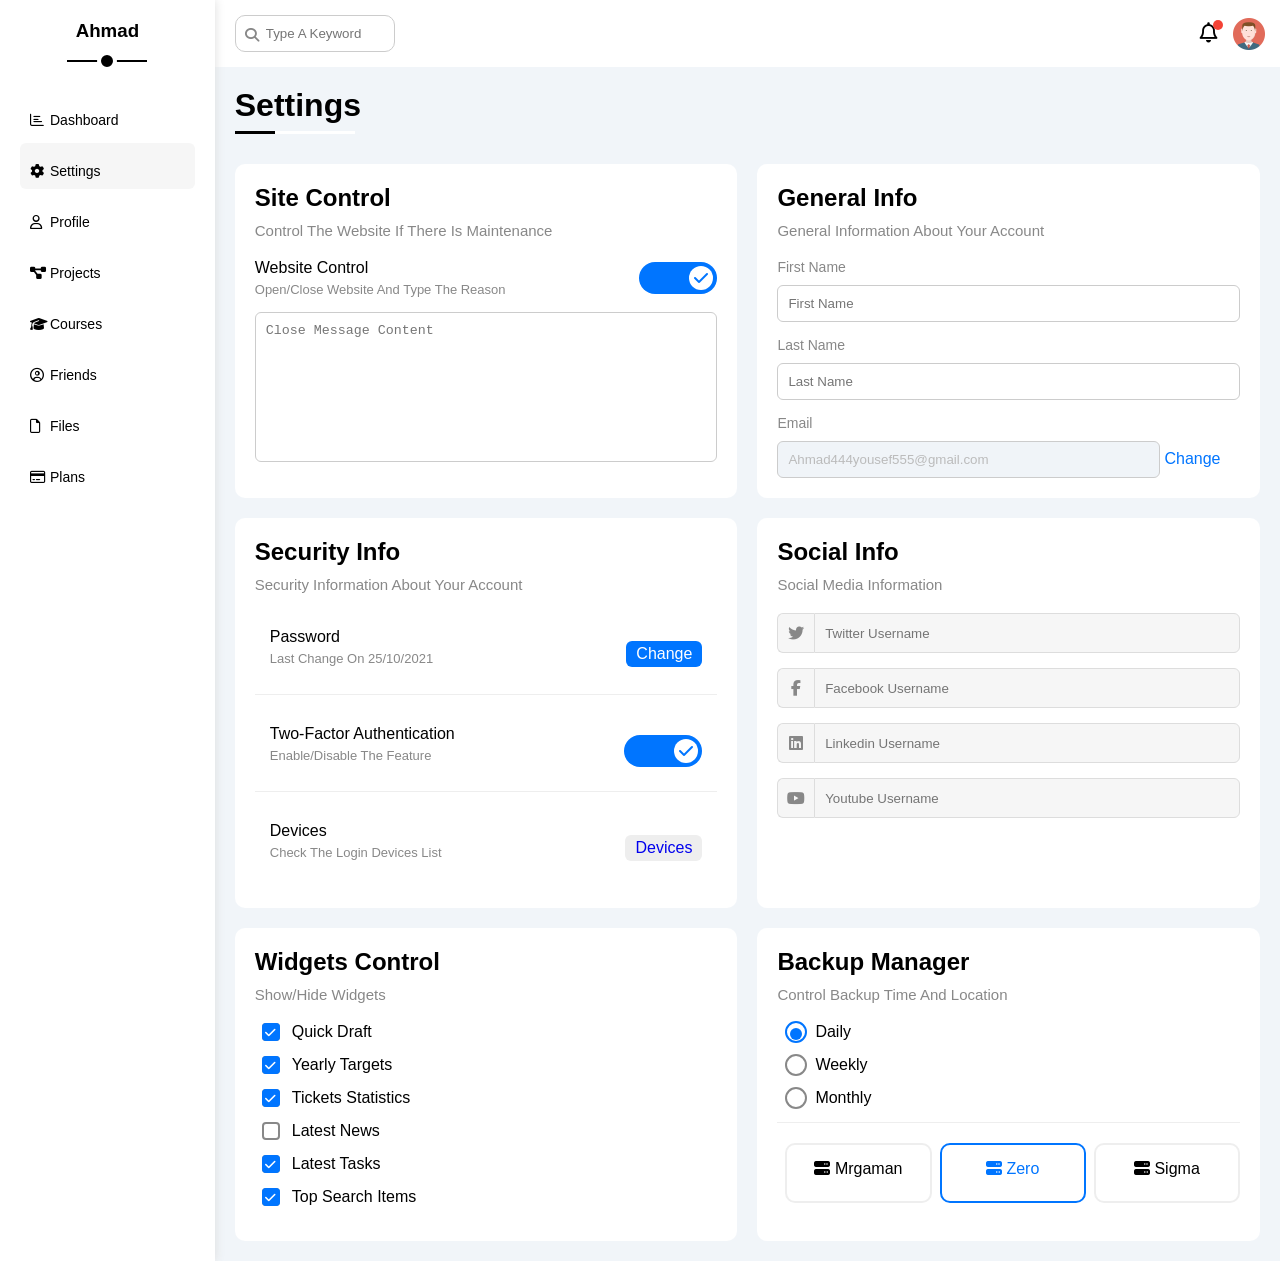
<file: project-4/settings.html>
<!DOCTYPE html>
<HTML lang="en">
    <head>
        <meta charset="UTF-8">
        <meta http-equiv="X-UA-Compatible" content="IE=edge">
        <meta name="viewport" content="width=device-width, initial-scale=1.0">
        <title>Settings</title>
        <!-- FRAMEWORK -->
        <link rel="stylesheet" href="css/framework.css">
        <link rel="stylesheet" href="css/master.css">
        <!-- FONT AWESOME -->
        <!-- <link rel="stylesheet" href="css/all.min.css"> -->
        <link rel="stylesheet" href="https://cdnjs.cloudflare.com/ajax/libs/font-awesome/6.5.0/css/all.min.css">
        <!-- GOOGLE FONT -->
        <link rel="preconnect" href="https://fonts.googleapis.com">
        <link rel="preconnect" href="https://fonts.gstatic.com">
        <link rel="stylesheet" href="http://fonts.google.com/css?family=cairo:wght@300;400;700&display=swap">
    </head>
    <body>
        <div class="page d-flex">
            <div class="sidebar bg-white p-20 p-relative">
                <h3 class="p-relative txt-c mt-0">Ahmad</h3>
                <ul>
                    <li>
                        <a class="d-flex align-center fs-14 c-black rad-6 p-10" href="index.html">
                            <i class="fa-regular fa-chart-bar fa-fw pr-20 mt-10"></i>
                            <span class="mt-10 hide-mobile">Dashboard</span>
                        </a>
                    </li>
                    <li>
                        <a class="active d-flex align-center fs-14 c-black rad-6 p-10" href="settings.html">
                            <i class="fa-solid fa-gear fa-fw pr-20 mt-10"></i>
                            <span class="mt-10 hide-mobile">Settings</span>
                        </a>
                    </li>
                    <li>
                        <a class="d-flex align-center fs-14 c-black rad-6 p-10" href="profile.html">
                            <i class="fa-regular fa-user fa-fw pr-20 mt-10"></i>
                            <span class="mt-10 hide-mobile">Profile</span>
                        </a>
                    </li>
                    <li>
                        <a class="d-flex align-center fs-14 c-black rad-6 p-10" href="projects.html">
                            <i class="fa-solid fa-diagram-project fa-fw pr-20 mt-10"></i>
                            <span class="mt-10 hide-mobile">Projects</span>
                        </a>
                    </li>
                    <li>
                        <a class="d-flex align-center fs-14 c-black rad-6 p-10" href="courses.html">
                            <i class="fa-solid fa-graduation-cap fa-fw pr-20 mt-10"></i>
                            <span class="mt-10 hide-mobile">Courses</span>
                        </a>
                    </li>
                    <li>
                        <a class="d-flex align-center fs-14 c-black rad-6 p-10" href="friends.html">
                            <i class="fa-regular fa-circle-user fa-fw pr-20 mt-10"></i>
                            <span class="mt-10 hide-mobile">Friends</span>
                        </a>
                    </li>
                    <li>
                        <a class="d-flex align-center fs-14 c-black rad-6 p-10" href="files.html">
                            <i class="fa-regular fa-file fa-fw pr-20 mt-10"></i>
                            <span class="mt-10 hide-mobile">Files</span>
                        </a>
                    </li>
                    <li>
                        <a class="d-flex align-center fs-14 c-black rad-6 p-10" href="plans.html">
                            <i class="fa-regular fa-credit-card fa-fw pr-20 mt-10"></i>
                            <span class="mt-10 hide-mobile">Plans</span>
                        </a>
                    </li>
                </ul>
            </div>
            <div class="content w-full o-hidden">
                <!-- Start Head -->
                <div class="head bg-white p-15 between-flex">
                    <div class="search p-relative">
                        <input class="p-10" type="search" placeholder="Type A Keyword">
                    </div>
                    <div class="icons d-flex align-center">
                        <span class="notification p-relative">
                            <!-- fa-lg => FONT AWESOME LARG -->
                            <i class="fa-regular fa-bell fa-lg"></i>
                        </span>
                        <img src="images/avatar.png" alt="">
                    </div>
                </div>
                <!-- End Head -->
                <h1 class="p-relative">Settings</h1>
                <div class="settings-page m-20 d-grid gap-20">
                    <!-- Start Settings Box -->
                    <div class="p-20 bg-white rad-10">
                        <h2 class="mt-0 mb-10">Site Control</h2>
                        <p class="mt-0 mb-20 c-grey fs-15">Control The Website If There Is Maintenance</p>
                        <div class="mb-15 between-flex">
                            <div>
                                <span>Website Control</span>
                                <p class="c-grey mt-5 mb-0 fs-13">Open/Close Website And Type The Reason</p>
                            </div>
                            <div>
                                <label>
                                    <input class="toggle-checkbox" checked type="checkbox">
                                    <div class="toggle-switch p-relative rad-16"></div>
                                </label>
                            </div>
                        </div>
                        <textarea class="close-message p-10 rad-6 d-block w-full" placeholder="Close Message Content"></textarea>
                    </div>
                    <!-- End Settings Box -->
                    <!-- Start Settings Box -->
                    <div class="p-20 bg-white rad-10">
                        <h2 class="mt-0 mb-10">General Info</h2>
                        <p class="mt-0 mb-20 c-grey fs-15">General Information About Your Account</p>
                        <div class="mb-15">
                            <label class="fs-14 c-grey d-block mb-10 cursor-p" for="first">First Name</label>
                            <input class="w-full b-none p-10 d-block rad-6 border-ccc" type="text" id="first" placeholder="First Name">
                        </div>
                        <div class="mb-15">
                            <label class="fs-14 c-grey d-block mb-10 cursor-p" for="last">Last Name</label>
                            <input class="w-full b-none p-10 d-block rad-6 border-ccc" type="text" id="last" placeholder="Last Name">
                        </div>
                        <div>
                            <label class="fs-14 c-grey d-block mb-10 cursor-p" for="email">Email</label>
                            <input class="email w-full b-none p-10 d-block rad-6 border-ccc" type="email" id="email" value="Ahmad444yousef555@gmail.com" disabled>
                            <a href="#" class="c-blue">Change</a>
                        </div>
                    </div>
                    <!-- End Settings Box -->
                    <!-- Start Settings Box -->
                    <div class="p-20 bg-white rad-10">
                        <h2 class="mt-0 mb-10">Security Info</h2>
                        <p class="mt-0 mb-20 c-grey fs-15">Security Information About Your Account</p>
                        <div class="sec-box mb-15 between-flex b-bottom p-15">
                            <div>
                                <span>Password</span>
                                <p class="fs-13 mt-5 c-grey">Last Change On 25/10/2021</p>
                            </div>
                            <a class="button bg-blue c-white btn-shape " href="#">Change</a>
                        </div>
                        <div class="sec-box mb-15 between-flex b-bottom p-15">
                            <div>
                                <span>Two-Factor Authentication</span>
                                <p class="fs-13 mt-5 c-grey">Enable/Disable The Feature</p>
                            </div>
                            <label>
                                <input class="toggle-checkbox" checked type="checkbox">
                                <div class="toggle-switch p-relative rad-16"></div>
                            </label>
                        </div>
                        <div class="sec-box between-flex p-15">
                            <div>
                                <span>Devices</span>
                                <p class="fs-13 mt-5 c-grey">Check The Login Devices List</p>
                            </div>
                            <a class="button2 bg-eee btn-shape" href="#">Devices</a>
                        </div>
                    </div>
                    <!-- End Settings Box -->
                    <!-- Start Settings Box -->
                    <div class="social-boxes p-20 bg-white rad-10">
                        <h2 class="mt-0 mb-10">Social Info</h2>
                        <p class="mt-0 mb-20 c-grey fs-15">Social Media Information</p>
                        <div class="d-flex align-center mb-15">
                            <i class="fa-brands fa-twitter center-flex c-grey w-40 h-40 bg-f6f6f6 border-ddd rad-6"></i>
                            <input class="w-full h-40 bg-f6f6f6 border-ddd rad-6" type="text" placeholder="Twitter Username">
                        </div>
                        <div class="d-flex align-center mb-15">
                            <i class="fa-brands fa-facebook-f center-flex c-grey w-40 h-40 bg-f6f6f6 border-ddd rad-6"></i>
                            <input class="w-full h-40 bg-f6f6f6 border-ddd rad-6" type="text" placeholder="Facebook Username">
                        </div>
                        <div class="d-flex align-center mb-15">
                            <i class="fa-brands fa-linkedin center-flex c-grey w-40 h-40 bg-f6f6f6 border-ddd rad-6"></i>
                            <input class="w-full h-40 bg-f6f6f6 border-ddd rad-6" type="text" placeholder="Linkedin Username">
                        </div>
                        <div class="d-flex align-center mb-15">
                            <i class="fa-brands fa-youtube center-flex c-grey w-40 h-40 bg-f6f6f6 border-ddd rad-6"></i>
                            <input class="w-full h-40 bg-f6f6f6 border-ddd rad-6" type="text" placeholder="Youtube Username">
                        </div>
                    </div>
                    <!-- End Settings Box -->
                    <!-- Start Settings Box -->
                    <div class="widgets-control p-20 bg-white rad-10">
                        <h2 class="mt-0 mb-10">Widgets Control</h2>
                        <p class="mt-0 mb-20 c-grey fs-15">Show/Hide Widgets</p>
                        <div class="control d-flex align-center mb-15">
                            <input type="checkbox" id="one" checked>
                            <label class="pl-30 p-relative cursor-p" for="one">Quick Draft</label>
                        </div>
                        <div class="control d-flex align-center mb-15">
                            <input type="checkbox" id="two" checked>
                            <label class="pl-30 p-relative cursor-p" for="two">Yearly Targets</label>
                        </div>
                        <div class="control d-flex align-center mb-15">
                            <input type="checkbox" id="three" checked>
                            <label class="pl-30 p-relative cursor-p" for="three">Tickets Statistics</label>
                        </div>
                        <div class="control d-flex align-center mb-15">
                            <input type="checkbox" id="four">
                            <label class="pl-30 p-relative cursor-p" for="four">Latest News</label>
                        </div>
                        <div class="control d-flex align-center mb-15">
                            <input type="checkbox" id="five" checked>
                            <label class="pl-30 p-relative cursor-p" for="five">Latest Tasks</label>
                        </div>
                        <div class="control d-flex align-center mb-15">
                            <input type="checkbox" id="six" checked>
                            <label class="pl-30 p-relative cursor-p" for="six">Top Search Items</label>
                        </div>
                    </div>
                    <!-- End Settings Box -->
                    <!-- Start Settings Box -->
                    <div class="backup-control p-20 bg-white rad-10">
                        <h2 class="mt-0 mb-10">Backup Manager</h2>
                        <p class="mt-0 mb-20 c-grey fs-15">Control Backup Time And Location</p>
                        <div class="date d-flex align-center mb-15">
                            <input type="radio" name="time" id="daily" checked>
                            <label class="pl-30 p-relative cursor-p" for="daily">Daily</label>
                        </div>
                        <div class="date d-flex align-center mb-15">
                            <input type="radio" name="time" id="weekly">
                            <label class="pl-30 p-relative cursor-p" for="weekly">Weekly</label>
                        </div>
                        <div class="date d-flex align-center mb-15">
                            <input type="radio" name="time" id="monthly">
                            <label class="pl-30 p-relative cursor-p" for="monthly">Monthly</label>
                        </div>
                        <div class="pt-20 servers d-flex align-center txt-c">
                            <input type="radio" name="servers" id="server-one">
                            <div class="p-relative server mb-15 w-full rad-10">
                                <label class="cursor-p d-block m-15" for="server-one">
                                    <i class="fa-solid fa-server d-block mb-10"></i>
                                    Mrgaman
                                </label>
                            </div>
                            <input type="radio" name="servers" id="server-two" checked>
                            <div class="p-relative server mb-15 w-full rad-10">
                                <label class="cursor-p d-block m-15" for="server-two">
                                    <i class="fa-solid fa-server d-block mb-10"></i>
                                    Zero
                                </label>
                            </div>
                            <input type="radio" name="servers" id="server-three">
                            <div class="p-relative server mb-15 w-full rad-10">
                                <label class="cursor-p d-block m-15" for="server-three">
                                    <i class="fa-solid fa-server d-block mb-10"></i>
                                    Sigma
                                </label>
                            </div>
                        </div>
                    </div>
                    <!-- End Settings Box -->
                </div>
            </div>
        </div>
    </body>
</html>
</file>
<file: project-3/css/main.css>
/* Start Global Rules */
* {
    -webkit-box-sizing: border-box;
    -moz-box-sizing: border-box;
    box-sizing: border-box;
}

:root {
    --main-color: #2196f3;
    --main-color-alt: #1787e0;
    --main-transition: 0.3s;
    --main-padding: 100px;
    --backgraound-color: #ececec;
}

html {
    scroll-behavior: smooth;
}

body {
    font-family: "cairo", sans-serif;
}

a {
    text-decoration: none;
}

ul {
    list-style: none;
    margin: 0;
    padding: 0;
}

.container {
    padding-left: 15px;
    padding-right: 15px;
    margin-left: auto;
    margin-right: auto;
}

@keyframes Animations {
    50% {
        right: 0;
        width: 12px;
        height: 12px;
    }

    100% {
        right: 0;
        border-radius: 0;
        width: 50%;
        height: 100%;
    }
}

.main-title{
    font-size: 30px;
    font-weight: bold;
    position: relative;
    padding: 10px 15px;
    border: 1px solid black;
    text-transform: uppercase;
    width: fit-content;
    left: 50%;
    transform: translateX(-50%);
    margin-bottom: 100px;
}

.main-title:hover{
    color: white;
    transition-delay: 0.5s;
    border-width: 2px;
    border-style: solid;
    border-color: white;
    border-image: initial;
}

.main-title::after,
.main-title::before {
    content: "";
    position: absolute;
    width: 20px;
    height: 20px;
    background-color: var(--main-color);
    border-radius: 50%;
    top: 50%;
    transform: translateY(-50%);
}

.main-title::after {
    left: -50px;
}

.main-title:hover::after {
    animation: Animations2 0.5s linear forwards;
    z-index: -1;
}

@keyframes Animations2 {
    50% {
        left: 0;
        width: 12px;
        height: 12px;
    }

    100% {
        left: 0;
        border-radius: 0;
        width: 50%;
        height: 100%;
    }
}

.main-title::before {
    right: -50px;
}

.main-title:hover:before {
    animation: Animations 0.5s linear forwards;
    z-index: -1;
}

@media (max-width: 768px) {
    .main-title::before {
        right: -25px;
    }
    .main-title::after {
        left: -25px;
    }
}
/* Do Spikes */
.spikes{
    position: relative;
}

.spikes::after{
    content: "";
    position: absolute;
    right: 0;
    width: 100%;
    height: 30px;
    z-index: 1;
    background-image: linear-gradient(135deg, white 25%, transparent 25%), linear-gradient(225deg, white 25%, transparent 25%);
    background-size: 30px 30px 
}

/* Small */
@media (min-width: 768px) {
    .container {
        width: 750px;
    }
}

/* Medium */
@media (min-width: 992px) {
    .container {
        width: 970px;
    }
}

/* Large */
@media (min-width: 1200px) {
    .container {
        width: 1170px;
    }
}

/* End Global Rules */
/* Start Header */
header {
    background-color: white;
    position: relative;
    -webkit-box-shadow: 0 0 10px #ddd;
    -moz-box-shadow: 0 0 10px #ddd;
    box-shadow: 0 0 10px #ddd;
}

header .container {
    display: flex;
    justify-content: space-between;
    position: relative;
}

header .container .logo {
    color: var(--main-color);
    font-weight: bold;
    height: 72px;
    font-size: 26px;
    display: flex;
    justify-content: center;
    align-items: center;
}

@media(max-width: 767px) {
    header .logo {
        width: 100%;
        height: 50px;
    }
}

header .container .ul1 {
    display: flex;
}

@media(max-width: 767px) {
    header .ul1 {
        margin: auto;
    }
}

header .container .ul1>li>a {
    display: flex;
    justify-content: center;
    flex-wrap: wrap;
    align-items: center;
    color: black;
    padding: 0 30px;
    height: 72px;
    position: relative;
    overflow: hidden;
    transition: var(--main-transition);
}

@media(max-width: 767px) {
    header .container .ul1>li>a {
        padding: 10px;
        font-size: 14px;
        height: 40px;
    }
}

header .container .ul1>li>a:hover {
    color: var(--main-color);
    background-color: #fafafa;
}

header .container .ul1>li>a::before {
    content: "";
    position: absolute;
    top: 0;
    left: -100%;
    width: 100%;
    height: 4px;
    background-color: var(--main-color);
    transition: var(--main-transition);
}

header .container .ul1>li>a:hover::before {
    left: 0;
}

header .container .ul1 .active:hover .box {
    z-index: 100;
    top: calc(100% + 1px);
}

header .container .ul1 .active .box {
    position: absolute;
    z-index: -2;
    width: 100%;
    left: 0;
    top: 100px;
    display: flex;
    justify-content: space-between;
    background-color: white;
    padding-bottom: 40px;
    border-bottom: 2px solid var(--main-color);
}

header .container .ul1 .active .box .image {
    width: 45%;
}

header .container .ul1 .active .box .image img {
    width: 95%;
    margin: auto;
}

header .container .ul1 .active .box>ul {
    width: 25%;
}

header .container .ul1 .active .box>ul>li {
    position: relative;
}

header .container .ul1 .active .box>ul>li::before {
    content: "";
    position: absolute;
    left: 0;
    top: 0;
    width: 0;
    height: 100%;
    background-color: #fafafa;
    z-index: -1;
    transition: var(--main-transition);
}

header .container .ul1 .active .box>ul>li:hover::before {
    width: 100%;
}

header .container .ul1 .active .box>ul li:not(:last-child) {
    border-bottom: 1px solid #e9e6e6;
}

header .container .ul1 .active .box>ul>li a {
    font-weight: 800;
    color: var(--main-color);
    display: block;
    padding: 15px 10px 15px 40px;
    position: relative;
}

header .container .ul1 .active .box>ul>li a i {
    position: absolute;
    top: 50%;
    transform: translateY(-50%);
    left: 20px;
    margin-right: 10px;
    font-weight: bold;
}
/* Mobile */
@media (max-width: 767px) {
    header .container{
        text-align: center;
        flex-wrap: wrap;
    }
    header .container .ul1 .active .box{
        flex-wrap: wrap;
    }
    header .container .ul1 .active .box .image img{
        display: none;
    }
    header .container .ul1 .active .box ul{
        width: 100%;
    }
}

/* End Header */
/* Start Landing */
.landing {
    background-color: #ececec;
    position: relative;
    overflow: hidden;
}

.landing::before {
    content: "";
    position: absolute;
    width: 104%;
    height: 30%;
    top: 90%;
    background-color: white;
    transform: rotate(-5deg);
}

.landing .container {
    display: flex;
    justify-content: center;
    position: relative;
    top: 25%;
    gap: 40px;
    height: 600px;
}

.landing .container .text {
    position: relative;
    top: 50%;
    transform: translateY(-50%);
    width: 55%;
    height: 50%;
}

.landing .container .text h1 {
    font-weight: bold;
    font-size: 40px;
    margin-bottom: 10px;
}

.landing .container .text p {
    font-size: 23px;
    line-height: 1.7;
    color: #666;
}

.landing .container .image {
    width: 80%;
    height: 50%;
    position: relative;
    animation: Mymove 5s infinite;
    animation-timing-function: linear;
    transform: translateY(35%);
}

@keyframes Mymove {

    0%,
    100% {
        top: 0;
    }

    50% {
        top: -50px;
    }
}

.landing .container .image img {
    width: 80%;
    position: relative;
    left: 50%;
    transform: translateX(-50%);
}

.landing .container .go-down {
    color: var(--main-color);
    position: absolute;
    z-index: 3;
    bottom: 0;
    left: 50%;
    transform: translateX(-50%);
    transition: var(--main-transition);
    animation: Mymove2 1s linear infinite;
}

.landing .container .go-down i {
    font-weight: 900;
}

@keyframes Mymove2 {

    0%,
    10%,
    20%,
    50%,
    80%,
    100% {
        transform: translateY(0);
    }

    40%,
    60% {
        transform: translateY(-15px);
    }
}
/* Mobile */
@media (max-width: 767px) {
    .landing .container .image{
        display: none;
    }
    .landing .container .text p{
        font-size: 20px;
    }
    .landing .container .text h1{
        font-size: 30px;
    }
    .landing .container .text{
        width: 90%;
        text-align: center;
    }
}
/* End Landing */
/* Start Article */
.Article {
    padding-top: var(--main-padding);
    padding-bottom: var(--main-padding);
}

.Article .container {
    display: grid;
    grid-template-columns: repeat(auto-fill, minmax(250px, 1fr));
    gap: 40px;
}

.Article .container .box {
    transition: transform var(--main-transition), box-shadow var(--main-transition);
    box-shadow: 0 2px 15px rgb(0 0 0 / 10%);
    background-color: white;
    border-radius: 6px;
    overflow: hidden;
    transition: transform var(--main-transition), box-shadow var(--main-transition);
}

.Article .container .box:hover {
    transform: translateY(-10px);
    box-shadow: 0 2px 15px rgb(0 0 0 / 20%);
}

.Article .container .box:hover .info i {
    animation: MOVE_TO_RIGHT 0.5s linear infinite;
}

.Article .container .box img {
    width: 100%;
    max-width: 100%;
}

.Article .container .box .text {
    margin-left: 25px;
}

.Article .container .box .text p {
    line-height: 1.8;
    color: #777;
}

.Article .container .box .info {
    padding-top: 15px;
    padding-bottom: 15px;
    margin-left: 25px;
    position: relative;
}

.Article .container .box .info::before {
    content: "";
    position: absolute;
    width: 111%;
    height: 1px;
    background-color: #e6e6e7;
    top: 0;
    left: -25px;
}

.Article .container .box .info a {
    color: var(--main-color);
    font-weight: 700;
}

.Article .container .box .info i {
    color: var(--main-color);
    position: relative;
    left: 40%;
}

@keyframes MOVE_TO_RIGHT {
    100% {
        transform: translateX(15px);
    }
}
/* End Article */
/* Start Gallery */
.Gallery {
    padding-top: var(--main-padding);
    padding-bottom: var(--main-padding);
    background-color: var(--backgraound-color);
}

.Gallery .container {
    display: grid;
    grid-template-columns: repeat(auto-fill, minmax(300px, 1fr));
    gap: 40px;
}

.Gallery .container .box {
    background-color: white;
    padding: 15px;
    box-shadow: 0px 12px 20px 0 rgb(0 0 0 / 13%),
        0px 2px 4px 0 rgb(0 0 0 / 12%);
}

.Gallery .container .box .image:hover img {
    transform: rotate(5deg) scale(1.1);
}

.Gallery .container .box .image {
    position: relative;
    overflow: hidden;
}

.Gallery .container .box .image::before {
    content: "";
    position: absolute;
    top: 50%;
    left: 50%;
    transform: translate(-50%, -50%);
    width: 0;
    height: 0;
    background-color: rgba(255, 255, 255, 20%);
    opacity: 0;
    z-index: 2;
}

.Gallery .container .box .image:hover::before {
    animation: Flashing 0.7s;
}

@keyframes Flashing {

    0%,
    40% {
        opacity: 1;
    }

    100% {
        opacity: 0;
        width: 200%;
        height: 200%;
    }
}

.Gallery .container .box .image img {
    max-width: 100%;
    transition: var(--main-transition);
}
/* End Gallery */
/* Start Features */
.features{
    padding-top: var(--main-padding);
    padding-bottom: var(--main-padding);
}
.features .container{
    display: grid;
    grid-template-columns: repeat(auto-fill, minmax(300px , 1fr));
    gap: 40px;
}
.features .container .box{
    text-align: center;
    border: 1px solid #ccc;
}
.features .container .box .image{
    position: relative;
    overflow: hidden;
}
.features .container .box .image::before{
    content: "";
    position: absolute;
    z-index: 3;
    bottom: 0;
    right: 0;
    border-style: solid;
    border-width: 0px 0px 170px 500px;
    border-color: transparent transparent white transparent;
    transition: var(--main-transition);
}
.features .container .box:hover .image::before{
    border-width: 0 500px 170px 0;
}
.features .container .box .image::after{
    content: "";
    position: absolute;
    width: 100%;
    height: 100%;
    top: 0;
    left: 0;
    background-color: #03a8f4;
    opacity: 40%;
}
.features .container .box.quality .image::after{
    background-color: #f44036;
}
.features .container .box.time .image::after{
    background-color: #009688;
}
.features .container .box.pass .image::after{
    background-color: #03a8f4;
}
.features .container .box h2{
    font-size: 40px;
    width: fit-content;
    position: relative;
    margin: 20px auto;
}
.features .container .box h2::after{
    content: "";
    position: absolute;
    width: 70%;
    height: 4px;
    left: 50%;
    transform: translateX(-50%);
    top: 120%;
}
.features .container .box.pass h2::after{
    background-color: #03a9f4;
}
.features .container .box.time h2::after{
    background-color: #009688;
}
.features .container .box.quality h2::after{
    background-color: #f44036;
}
.features .container .box p{
    line-height: 2;
    color: #777;
    margin: 30px 0;
    font-size: 20px;
    padding: 25px;
}
.features .container .box a{
    display: block;
    width: fit-content;
    position: relative;
    overflow: hidden;
    padding: 20px 40px;
    margin: 25px auto;
    border-radius: 10px;
    font-weight: bold;
    font-size: 25px;
    transition: var(--main-transition);
}
.features .container .box.quality a{
    color: #f44036;
    border: 3px solid #f44036;
}
.features .container .box.time a{
    color: #009688;
    border: 3px solid #009688;
}
.features .container .box.pass a{
    color: #03a9f4;
    border: 3px solid #03a9f4;
}
.features .container .box:hover a span{
    color: white;
    position: relative;
    z-index: 9;
}
.features .container .box a::after{
    content: "";
    position: absolute;
    width: 100%;
    left: -100%;
    height: 100%;
    top: 0;
    z-index: 1;
}
.features .container .box.quality a::after{
    background-color: #f44036;
}
.features .container .box.time a::after{
    background-color: #009688;
}
.features .container .box.pass a::after{
    background-color: #03a9f4;
}
.features .container .box:hover a::after{
    animation: hover1 0.3s forwards;
}
@keyframes hover1{
    0%{
        left: -100%;
    }
    100%{
        left: 0;
    }
}
.features .container .box .image img{
    max-width: 100%;
}
/* End Features */
/* Start Testimonials */
.testimonials{
    padding-top: var(--main-padding);
    padding-bottom: var(--main-padding);
    background-color: var(--backgraound-color);
}
.testimonials .container{
    display: grid;
    grid-template-columns: repeat(auto-fill , minmax(300px , 1fr));
    gap: 40px;
}
.testimonials .container .box{
    position: relative;
    border-radius: 6px;
    padding: 20px;
    background-color: white;
    box-shadow: 0px 2px 15px rgb(0 0 0 / 7%);
}
.testimonials .container .box img{
    position: absolute;
    border-radius: 50%;
    width: 100px;
    outline: 10px solid var(--backgraound-color);
    left: 75%;
    bottom: 85%;
}
.testimonials .container .box span{
    display: block;
    margin-bottom: 10px;
    color: #777;
}
.testimonials .container .box p{
    color: #777;
    line-height: 1.5;
    margin-bottom: 0;
    margin-top: 10px;
}
.testimonials .container .box .rate .filled.fas.fa-star{
    color: #ffc107;
}
/* End Testimonials */
/* Start Team Membees */
.Team-Membees{
    padding-top: var(--main-padding);
    padding-bottom: var(--main-padding);
}
.Team-Membees .container{
    display: grid;
    grid-template-columns: repeat(auto-fill , minmax(300px , 1fr));
    gap: 40px;
}
.Team-Membees .container .box{
    position: relative;
}
.Team-Membees .container .box .data{
    display: flex;
    padding-top: 60px;
    align-items: center;
}
.Team-Membees .container .box::before{
    width: calc(100% - 60px);
    z-index: -2
}
.Team-Membees .container .box::before ,
.Team-Membees .container .box::after{
    content: "";
    background-color: #f3f3f3;
    position: absolute;
    right: 0;
    top: 0;
    height: 100%;
    border-radius: 10px;
    transition: var(--main-transition);
}
.Team-Membees .container .box::after{
    width: 0;
    z-index: -1;
    background-color: #e4e4e4;
}
.Team-Membees .container .box:hover::after{
    width: calc(100% - 60px);
}
.Team-Membees .container .box:hover .data img{
    filter: grayscale(100%);
}
.Team-Membees .container .box .data img{
    width: calc(100% - 60px);
    max-width: 100%;
    border-radius: 10px;
    transition: var(--main-transition);
}
.Team-Membees .container .box .data .social{
    display: flex;
    flex-direction: column;
    align-items: center;
    gap: 20px;
    width: 60px;
}
.Team-Membees .container .box .data .social a{
    width: 60px;
    display: flex;
    justify-content: center;
    align-items: center;
    height: 30px;
}
.Team-Membees .container .box .data .social a:hover i{
    color: var(--main-color);
}
.Team-Membees .container .box .data .social a i{
    transition: var(--main-transition);
    color: #777;
}
.Team-Membees .container .box .info{
    padding-left: 80px;
}
.Team-Membees .container .box:hover .info h3{
    color: #777;
}
.Team-Membees .container .box .info h3{
    margin-bottom: 0;
    color: var(--main-color);
    font-size: 22px;
    transition: var(--main-transition);
}
.Team-Membees .container .box .info p{
    margin-top: 10px;
    margin-bottom: 25px;
}
/* End Team Membees */
/* Start Services */
.services{
    padding-top: var(--main-padding);
    padding-bottom: var(--main-padding);
    background-color: var(--backgraound-color);
}
.services .container{
    display: grid;
    grid-template-columns: repeat(auto-fill , minmax(300px , 1fr));
    gap: 40px;
}
.services .container .box i , 
.services .container .box h3{
    text-align: center;
}
.services .container .box{
    background-color: white;
    box-shadow: 0 12px 20px 0 rgb(0 0 0 / 13%), 0 2px 4px 0 rgb(0 0 0 / 12%);
    counter-increment: services;
    transition: var(--main-transition);
    position: relative;
}
.services .container .box::after{
    content: "";
    position: absolute;
    top: -3px;
    left: 50%;
    transform: translateX(-50%);
    height: 3px;
    width: 0;
    background-color: var(--main-color);
    transition: var(--main-transition);
}
.services .container .box:hover{
    transform: translateY(-10px);
}
.services .container .box:hover::after{
    width: 100%;
}
.services .container .box i{
    margin: 30px auto 20px;
    color: #d5d5d5;
    display: block;
}
.services .container .box h3{
    margin: 20px 0 40px;
    font-size: 25px;
    color: var(--main-color);
}
.services .container .box .info{
    padding: 15px;
    position: relative;
    background-color: #f9f9f9;
    text-align: right;
    overflow: hidden;
}
.services .container .box .info::after{
    content: "";
    position: absolute;
    width: 30px;
    height: 131%;
    background-color: #d5d5d5;
    top: -7px;
    transform: rotate(20deg);
    left: 85px;
}
.services .container .box .info::before{
    content: "0" counter(services);
    position: absolute;
    background-color: var(--main-color);
    color: white;
    left: 0;
    top: 0;
    height: 100%;
    width: 80px;
    font-size: 30px;
    font-weight: bold;
    display: flex;
    justify-content: center;
    align-items: center;
    padding-right: 15px;
}
.services .container .box .info a{
    color: var(--main-color);
}
/* End Services */
/* Start Our Skills */
.our-skills{
    padding-top: var(--main-padding);
    padding-bottom: var(--main-padding);
}
.our-skills .container{
    display: flex;
    justify-content: center;
    gap: 40px;
}
.our-skills .container .skills{
    width: 70%;
}
.our-skills .container .skills .skill{
    position: relative;
}
.our-skills .container .skills .skill h3{
    font-size: 20px;
}
.our-skills .container .skills .skill .box {
    width: 100%;
    height: 40px;
    background-color: #eeeeee;
}
.our-skills .container .skills .skill .box span::after{
    content: attr(data-progress);
    font-size: 12px;
    color: var(--main-color);
    border: 1px solid #ccc;
    padding: 3px 5px;
    border-radius: 4px;
    position: absolute;
    top: 10px;
    right: 0;
}
.our-skills .container .skills .skill .box span{
    display: block;
    background-color: var(--main-color);
    transition: width 0.5s linear;/*focus pleas*/
    height: 100%;
}
/* Mobile */
@media (max-width: 767px) {
    .our-skills .container img{
        display: none;
    }
    .our-skills .container .skills{
        width: 100%;
    }
}
/* End Our Skills */
/* Start HOW IT WORKS ? */
.work{
    padding-top: var(--main-padding);
    padding-bottom: var(--main-padding);
    background-color: var(--backgraound-color);
}
.work .container{
    display: flex;
    justify-content: space-between;
    align-items: center;
}
.work .container .iim{
    max-width: 100%;
    margin-right: 100px;
}
.work .container .boxx .box{
    background-color: #f6f5f5;
    padding: 30px;
    margin-bottom: 20px;
    border-radius: 6px;
    display: flex;
    align-items: center;
    border: 2px solid white;
    position: relative;
    z-index: 1;
    flex-wrap: wrap;
}
.work .container .boxx .box::after{
    content: "";
    position: absolute;
    transform: translate(-50% , -50%);
    top: 50%;
    left: 50%;
    width: 0;
    height: 0;
    z-index: -1;
    background-color: #ededed;
    transition: var(--main-transition);
}
.work .container .boxx .box:hover::after{
    width: 100%;
    height: 100%;
}
.work .container .boxx .box img{
    position: absolute;
    width: 64px;
    margin-right: 30px;
}
.work .container .boxx .box h3{
    margin: 0;
    padding-left: 85px;
    font-size: 22px;
}
.work .container .boxx .box p{
    color: #777;
    line-height: 1.7;
    margin: 10px 0 0;
    font-size: 18px;
    padding-left: 85px;
}
/* Mobile */
@media (max-width: 767px) {
    .work .container .iim{
        display: none;
    }
}
/* End HOW IT WORKS ? */
/* Start Event */
.event{
    padding-top: var(--main-padding);
    padding-bottom: var(--main-padding);
    position: relative;
}
.event .container{
    display: flex;
    flex-wrap: wrap;
    align-items: center;
    text-align: center;
}
.event .container img{
    max-width: 450px;
}
.event .container .info{
    flex: 1;
}
.event .container .info .time{
    display: flex;
    justify-content: center;
    gap: 20px;
}
.event .container .info .time .unit{
    border: 1px solid #d4d4d4;
    border-radius: 6px;
    width: 75px;
    transition: var(--main-transition);
}
.event .container .info .time .unit:hover{
    border-color: #1787e0;
}
.event .container .info .time .unit span{
    display: block;
    transition: var(--main-transition);
}
.event .container .info .time .unit span:first-child{
    font-size: 35px;
    padding: 15px;
    color: var(--main-color);
    font-weight: bold;
}
.event .container .info .time .unit:hover span:last-child{
    border-top-color: #1787e0;
}
.event .container .info .time .unit span:last-child{
    padding: 8px 10px;
    font-size: 13px;
    border-top: 1px solid #d4d4d4;
}
.event .container .info .text h3{
    font-size: 30px;
    font-weight: bold;
    margin: 40px 0 0;
}
.event .container .info .text p{
    text-align: center;
    line-height: 1.7;
    font-size: 19px;
    color: #777;
}
.event .container .submit{
    flex-basis: 100%;
}
.event .container .submit form{
    width: 600px;
    margin: 20px auto;
    padding: 30px 40px;
    background-color: #f6f5f5;
    border-radius: 50px;
    display: flex;
    gap: 20px;
}
.event .container .submit form input[type="submit"]:hover{
    background-color: #1787e0;
}
.event .container .submit form input[type="submit"]{
    border-radius: 50px;
    border: none;
    background-color: var(--main-color);
    color: white;
    font-weight: bold;
    padding: 20px;
    cursor: pointer;
    transition: var(--main-transition);
}
.event .container .submit form input[type="email"]::placeholder{
    transition: opacity var(--main-transition);
}
.event .container .submit form input[type="email"]:focus::placeholder{
    opacity: 0;
}
.event .container .submit form input[type="email"]:focus{
    outline: none;
}
.event .container .submit form input[type="email"]{
    padding: 20px;
    border-radius: 50px;
    border: none;
    flex: 1;
    caret-color: var(--main-color);
}
.dots-up{
    top: 200px;
    right: 0;
}
.dots-down{
    bottom: 200px;
    left: 0;
}
.dots{
    background-image: url(../images/dots.png);
    height: 186px;
    width: 204px;
    background-repeat: no-repeat;
    position: absolute;
}
/* Mobile */
@media (max-width: 767px) {
    .event .container img{
        display: none;
    }
    .dots{
        display: none;
    }
    .event .container .submit form{
    width: 350px;
    padding: 10px 15px;
    gap: 10px;
    }
    .event .container .submit form input[type="email"]{
        padding: 10px;
    }
    .event .container .submit form input[type="submit"]{
        padding: 10px;
    }
}
/* End Event */
/* Start Plans */
.plans{
    padding-top: var(--main-padding);
    padding-bottom: var(--main-padding);
    background-color: var(--backgraound-color);
    position: relative;
}
.plans .container{
    display: grid;
    grid-template-columns: repeat(auto-fill , minmax(300px , 1fr));
    gap: 40px;
    text-align: center;
    position: relative;
}
@media (min-width: 1200px){
    .mos-populer{
        top: -20px;
    }
}
.plans .container .box{
    position: relative;
    background-color: white;
    transition: var(--main-transition);
    box-shadow: 0 12px 20px 0 rgb(0 0 0 /13%), 0 2px 4px 0 rgb(0 0 0 / 12%);
    z-index: 1;
}
.plans .container .box::after ,
.plans .container .box::before{
    content: "";
    width: 0;
    height: 50%;
    position: absolute;
    background-color: #f6f6f6;
    position: absolute;
    z-index: -1;
    transition: var(--main-transition);
}
.plans .container .box::before{
    bottom: 0;
    right: 0;
}
.plans .container .box::after {
    top: 0;
    left: 0;
}
.plans .container .box:hover::after,
.plans .container .box:hover::before{
    width: 100%;
}
.plans .container .box .title{
    font-size: 25px;
    font-weight: bold;
}
.plans .container .box img{
    width: 80px;
    height: 80px;
    margin-bottom: 25px;
}
.plans .container .box .much {
    margin-bottom: 20px;
}
.plans .container .box .much span{
    display: block;
}
.plans .container .box .much .money{
    font-size: 60px;
    font-weight: bold;
    color: var(--main-color-alt);
    margin-bottom: 5px;
}
.plans .container .box .much .time{
    color: #777;
    font-size: 16px;
}

.plans .container .box ul li::before{
    font-family: "Font Awesome 5 Free";
    content: "\f00c";
    margin-right: 10px;
    font-weight: 900;
    color: var(--main-color);
}
.plans .container .box ul li{
    padding: 20px 0 20px 25px;
    text-align: left;
    border-top: 1px solid #eee;
}
.plans .container .box .most::after{
    content: "";
    position: absolute;
    width: 0;
    height: 0;
    border: 20px solid;
    border-color: transparent transparent white transparent;
    bottom: 0;
    left: 50%;
    transform: translateX(-50%);
}
.plans .container .box .most{
    position: absolute;
    writing-mode: vertical-rl;
    background-color: var(--main-color);
    color: white;
    font-weight: bold;
    padding: 10px 10px 35px 10px;
    font-size: 18px;
    right: 20px;
    width: 40px;
}
.plans .container .box a{
    color: var(--main-color);
    padding: 15px 20px;
    display: block;
    margin: 30px auto 40px;
    font-weight: bold;
    border: 2px solid var(--main-color);
    width: fit-content;
    transition: var(--main-transition);
    border-radius: 15px;
}
.plans .container .box a:hover{
    background-color: var(--main-color);
    color: white;
}
/* End Plans */
/* Start TOP VIDEOS */
.TOP-VIDEOS{
    padding-top: var(--main-padding);
    padding-bottom: var(--main-padding);
}
.TOP-VIDEOS .container .holder{
    display: flex;
    justify-content: center;
    align-items: center;
    background-color: #ececec;
    border: 1px solid #ddd;
}
.TOP-VIDEOS .container .holder .list{
    background-color: white;
    width: 300px;
}
.TOP-VIDEOS .container .holder .list .name{
    padding: 20px;
    color: var(--main-color);
    font-weight: bold;
    display: flex;
    align-items: center;
    background-color: #f4f4f4;
    justify-content: space-between;
}
.TOP-VIDEOS .container .holder .list .name p{
    padding: 0;
    margin: 0;
}
.TOP-VIDEOS .container .holder .list ul li:hover {
    background-color: #f4f4f4;
}
.TOP-VIDEOS .container .holder .list ul li:hover .text{
    color: var(--main-color);
}
.TOP-VIDEOS .container .holder .list ul li{
    padding: 20px;
    border-top: 1px solid #ececec;
    cursor: pointer;
    transition: var(--main-transition);
}
.TOP-VIDEOS .container .holder .list ul li span{
    display: block;
}
.TOP-VIDEOS .container .holder .list ul li .text{
    margin-bottom: 15px;
    transition: var(--main-transition);
}
.TOP-VIDEOS .container .holder .list ul li .time{
    color: #777;
}
.TOP-VIDEOS .container .holder .preview{
    padding: 10px;
}
.TOP-VIDEOS .container .holder .preview img{
    max-width: 100%;
    top: -80px;
    position: relative;
}
.TOP-VIDEOS .container .holder .preview .info{
    position: relative;
    top: 100px;
    background-color: white;
    padding: 20px;
    margin-bottom: 20px;
}
/* Mobile */
@media (max-width: 767px) {
    .TOP-VIDEOS .container .holder{
        flex-wrap: wrap;
    }
    .TOP-VIDEOS .container .holder .list{
        width: 100%;
        max-width: 100%;
    }
    .TOP-VIDEOS .container .holder .preview img{
        top: 0;
    }
    .TOP-VIDEOS .container .holder .preview .info{
        top: 0;
    }
}
/* End TOP VIDEOS */
/* Start Our Awesome Stats */
.stats {
    padding-top: var(--main-padding);
    padding-bottom: var(--main-padding);
    background-image: url(../images/stats.jpg);
    background-size: cover;
    min-height: 300px;
    position: relative;
    z-index: 1;
}
.stats::after{
    content: "";
    width: 100%;
    height: 100%;
    position: absolute;
    top: 0;
    right: 0;
    background-color: rgb(255 255 255 / 95%);
    z-index: -1;
}
.stats .container{
    display: flex;
    justify-content: center;
    gap: 40px;
    align-items: center;
}
.stats h2{
    font-size: 40px;
    font-weight: bold;
    position: relative;
    width: fit-content;
    margin: 0 auto 50px;
}
.stats .container .box{
    flex: 1;
    background-color: white;
    text-align: center;
    padding: 30px;
    cursor: pointer;
    opacity: 0.8;
    transition: var(--main-transition);
    position: relative;
}
.stats .container .box:hover{
    opacity: 1;
}
.stats .container .box::after{
    left: -2px;
    bottom: 0;
}
.stats .container .box::after,
.stats .container .box::before{
    content: "";
    position: absolute;
    width: 2px;
    background-color: var(--main-color);
    height: 0;
    transition: 1s;
}
.stats .container .box:hover::after,
.stats .container .box:hover::before{
    height: 100%;
}
.stats .container .box::before{
    right: -2px;
    top: 0;
}
.stats .container .box i{
    font-weight: bold;
}
.stats .container .box span{
    display: block;
}
.stats .container .box .text{
    color: var(--main-color);
    font-weight: bold;
    font-style: italic;
    font-size: 20px;
}
.stats .container .box .number{
    font-size: 50px;
    font-weight: bold;
    margin-top: 10px;
    margin-bottom: 10px;
}
/* Mobile */
@media (max-width: 767px) {
    .stats .container{
        flex-wrap: wrap;
    }
    .stats .container .box{
        padding: 60px;
    }
}
/* End Our Awesome Stats */
/* Start Discount */
.discount .boxx{
    min-height: 100vh;
    display: flex;
    flex-wrap: wrap;
}
.discount .boxx .count1{
    background-image: url(../images/discount-background1.jpg);
    background-size: cover;
    color: white;
    flex-basis: 50%;
    display: flex;
    align-items: center;
    justify-content: center;
    position: relative;
    z-index: 1;
    animation: background-ch linear 10s infinite;
}
@keyframes background-ch{
    0% , 100%{
        background-image: url(../images/discount-background1.jpg);
    }
    50%{
        background-image: url(../images/discount-background2.jpg);
    }
}
.discount .boxx .count1::before{
    content: "";
    position: absolute;
    left: 0;
    top: 0;
    width: 100%;
    height: 100%;
    background-color: rgb(23 135 224 / 97%);
    z-index: -1;
}
.discount .boxx .count2{
    display: flex;
    align-items: center;
    justify-content: center;
    flex-basis: 50%;
    padding-bottom: 50px;
}
.discount .conte{
    text-align: center;
    padding: 0 20px;
}
.discount .boxx .count1 .conte h2{
    font-size: 40px;
    letter-spacing: -2px;
}
.discount .boxx .count1 .conte p{
    line-height: 1.6;
    font-size: 18px;
    max-width: 500px;
}
.discount .boxx .count1 .conte img{
    width: 300px;
    max-width: 100%;
}
.discount .boxx .count2 .conte h2{
    font-size: 40px;
    letter-spacing: -2px;
}
.discount .boxx .count2 .conte form .input{
    display: block;
    width: 100%;
    margin-bottom: 25px;
    padding: 15px;
    border: none;
    border-bottom: 1px solid #ccc;
    background-color: #f9f9f9;
    caret-color: var(--main-color);
}
.discount .boxx .count2 .conte form .input:focus{
    outline: none;
}
.discount .boxx .count2 .conte form textarea{
    resize: none;
    height: 200px;
}
.discount .boxx .count2 .conte form input[type="submit"]{
    display: block;
    width: 100%;
    padding: 15px;
    background-color: var(--main-color);
    color: white;
    font-weight: bold;
    font-size: 20px;
    border: none;
    cursor: pointer;
    transition: var(--main-transition);
}
.discount .boxx .count2 .conte form input[type="submit"]:hover{
    background-color: var(--main-color-alt);
}
/* Mobile */
@media (max-width: 767px) {
    .discount .boxx .count1,
    .discount .boxx .count2{
        flex-basis: 100%;
        max-width: 100%;
    }
}
/* End Discount */
/* Start Footer */
footer{
    background-color: #191919;
    padding: 70px 0 0;
}
footer .container{
    display: grid;
    grid-template-columns: repeat(4 , minmax(225px , 1fr));
    justify-content: space-between;
}
footer .box{
    display: flex;
    color: #b9b9b9;
    width: 100%;
    max-width: 100%;
}
footer .box.n1{
    align-items: center;
    flex-wrap: wrap;
    margin-right: 20px;
}
footer .box.n1 h3{
    color: white;
    font-size: 50px;
    margin: 0 0 20px;
}
footer .box.n1 ul{
    width: 100%;
    display: flex;
    flex-wrap: wrap;
    gap: 0px 10px;
}
footer .box.n1 ul li a{
    background-color: #313131;
    color: #b9b9b9;
    display: inline-flex;
    justify-content: center;
    align-items: center;
    width: 50px;
    height: 50px;
    font-size: 20px;
    transition: var(--main-transition);
}
footer .box.n1 ul li .facebook:hover{
    background-color: #1877f2;
}
footer .box.n1 ul li .twitter:hover{
    background-color: #1da1f2;
}
footer .box.n1 ul li .youtube:hover{
    background-color: #ff0000;
}
footer .box.n1 p{
    line-height: 2;
    color: #b9b9b9;
    margin-right: 20px;
}
footer .box.n2{
    flex-wrap: wrap;
    align-items: center;
    margin-right: 20px;
}
footer .box.n2 .count{
    padding: 15px 0;
    flex-basis: 100%;
}
footer .box.n2 a{
    color: #b9b9b9;
    transition: var(--main-transition);
    position: relative;
}
footer .box.n2 a:hover{
    color: white;
    padding-left: 10px;
}
footer .box.n2 a::before{
    font-family: "Font Awesome 5 Free";
    content: "\F101";
    font-weight: 900;
    margin-right: 10px;
    color: var(--main-color);
}
footer .box.n2 .count:not(:last-child){
    border-bottom: 1px solid #444;
}
footer .box.n3{
    flex-wrap: wrap;
    margin-right: 20px;
}
footer .box.n3 .line{
    display: flex;
    align-items: center;
    flex-basis: 100%;
}
footer .box.n3 .line i{
    font-size: 20px;
    font-weight: bold;
    color: var(--main-color-alt);
    margin: 10px;
}
footer .box.n3 .line .info{
    display: flex;
    flex-wrap: wrap;
}
footer .box.n3 .line .info span{
    flex-basis: 100%;
}
footer .box.n4{
    align-items: center;
    gap: 5px;
    flex-wrap: wrap;
    height: 50%;
    margin-top: 20px;
}
footer .box.n4 img{
    width: 78px;
    max-width: 100%;
    border: 3px solid white;
}
footer .Ahmad{
    padding: 25px 0;
    text-align: center;
    color: white;
    margin: 50px 0 0;
    border-top: 1px solid #444;
}

/* Mobile */
@media (max-width: 767px) {
    footer .container{
        grid-template-columns: 1fr;
        text-align: center;
    }
    footer .box.n1 h3{
        margin: 0 auto 20px;
    }
    footer .box.n1 ul{
        justify-content: center;
    }
    footer .box.n3 .line{
        flex-wrap: wrap;
    }
    footer .box.n3 .line i{
        margin: 10px auto;
    }
    footer .box.n3 .line .info{
        width: 100%;
        margin-bottom: 30px;
        display: block;
    }
    footer .box.n4{
        display: block;
    }
    footer .box.n4 img{
        margin: 2px;
    }
}
/* End Footer */
</file>
<file: project-4/css/framework.css>
:root{
    --blue-color: #0075ff;
    --blue-alt-color: #0d69d5;
    --orange-color: #f59e0b;
    --green-color: #22c55e;
    --red-color: #f44336;
    --grey-color: #888;
}
/* Start Box */
.d-block{
    display: block;
}
.d-flex{
    display: flex;
}
.flex-1{
    flex: 1;
}
.f-wrap{
    flex-wrap: wrap;
}
.align-center{
    align-items: center;
}
.space-between{
    justify-content: space-between;
}
.d-grid{
    display: grid;
}
.gap-20{
    gap: 20px;
}
/* End Box */
/* Start Width */
.w-full{
    width: 100%;
}
.w-fit{
    width: fit-content;
}
.w-40{
    width: 40px;
}
.w-100{
    width: 100px;
}
.h-full{
    height: 100%;
}
.h-40{
    height: 40px;
}
.h-100{
    height: 100px;
}
.h-200{
    height: 200px;
}
/* End Width */
/* Start Padding + Margin */
.p-10{
    padding: 10px;
}
.p-15{
    padding: 15px;
}
.p-20{
    padding: 20px;
}
.pt-15{
    padding-top: 15px;
}
.pt-20{
    padding-top: 20px;
}
.pr-10{
    padding-right: 10px;
}
.pr-20{
    padding-right: 20px;
}
.pb-10{
    padding-bottom: 10px;
}
.pb-15{
    padding-bottom: 15px;
}
.pb-20{
    padding-bottom: 20px;
}
.pl-15{
    padding-left: 15px;
}
.pl-30{
    padding-left: 30px;
}
.m-auto{
    margin: auto;
}
.m-0{
    margin: 0;
}
.m-20{
    margin: 20px;
}
.m-15{
    margin: 15px;
}
.mt-0{
    margin-top: 0;
}
.mt-5{
    margin-top: 5px;
}
.mt-10{
    margin-top: 10px;
}
.mt-15{
    margin-top: 15px;
}
.mt-20{
    margin-top: 20px;
}
.mt-25{
    margin-top: 25px;
}
.mr-5{
    margin-right: 5px;
}
.mr-10{
    margin-right: 10px;
}
.mr-15{
    margin-right: 15px;
}
.mr-20{
    margin-right: 20px;
}
.mb--10{
    margin-bottom: -10px;
}
.mb-0{
    margin-bottom: 0;
}
.mb-5{
    margin-bottom: 5px;
}
.mb-10{
    margin-bottom: 10px;
}
.mb-15{
    margin-bottom: 15px;
}
.mb-20{
    margin-bottom: 20px;
}
.ml-5{
    margin-left: 5px;
}
.ml-10{
    margin-left: 10px;
}
.ml-20{
    margin-left: 20px;
}
/* End Padding + Margin */
/* Start Color */
.bg-white{
    background-color: white;
}
.bg-eee{
    background-color: #eee;
}
.bg-blue{
    background-color: var(--blue-color);
}
.bg-orange{
    background-color: var(--orange-color);
}
.bg-green{
    background-color: var(--green-color);
}
.bg-red{
    background-color: var(--red-color);
}
.bg-f6f6f6{
    background-color: #f6f6f6;
}
.c-black{
    color: black;
}
.c-white{
    color: white;
}
.c-blue{
    color: var(--blue-color);
}
.c-red{
    color: var(--red-color);
}
.c-orange{
    color: var(--orange-color);
}
.c-green{
    color: var(--green-color);
}
.c-grey{
    color: var(--grey-color);
}
.c-666{
    color: #666;
}
/* End Color */
/* Start Position */
.p-relative{
    position: relative;
}
.p-absolute{
    position: absolute;
}
/* End Position */
/* Start Font */
.txt-c{
    text-align: center;
}
.fs-13{
    font-size: 13px;
}
.fs-14{
    font-size: 14px;
}
.fs-15{
    font-size: 15px;
}
.fs-16{
    font-size: 16px;
}
.fs-25{
    font-size: 25px;
}
.fw-normal{
    font-weight: normal;
}
.fw-bold{
    font-weight: bold;
}
/* End Font */
/* Start Border */
.b-none{
    border: none;
}
.border-ccc{
    border: 1px solid #ccc;
}
.border-ddd{
    border: 1px solid #ddd;
}
.border-eee{
    border: 1px solid #eee;
}
.b-bottom{
    border-bottom: 1px solid #eee;
}
.b-top{
    border-top: 1px solid #eee;
}
.rad-6{
    border-radius: 6px;
}
.rad-10{
    border-radius: 10px;
}
.rad-16{
    border-radius: 16px;
}
.rad-half{
    border-radius: 50%;
}
/* End Border */
/* Mobile */
@media (max-width: 767px){
    .hide-mobile{
        display: none;
    }
    .txt-c-mobile{
        text-align: center;
    }
    .block-mobile{
        display: block;
    }
}
.o-hidden{
    overflow: hidden;
}
.opacity-30{
    opacity: 30%;
}
/* Mobile */
/* Start Components */
.between-flex{
    display: flex !important;
    justify-content: space-between;
    align-items: center;
}
.center-flex{
    display: flex !important;
    justify-content: center;
    align-items: center;
}
.btn-shape{
    border-radius: 6px;
    padding: 4px 10px;
    cursor: pointer;
}
/* End Components */
/* Start Pointer */
.cursor-p{
    cursor: pointer;
}
/* End Pointer */
</file>
<file: project-4/css/master.css>
:root{
    --blue-color: #0075ff;
    --blue-alt-color: #0d69d5;
    --orange-color: #f59e0b;
    --green-color: #22c55e;
    --red-color: #f44336;
    --grey-color: #888;
}

*{
    box-sizing: border-box;
}
body{
    font-family: "Open Sans" , sans-serif;
    margin: 0;
}
*:focus{
    outline: none;
}
a{
    text-decoration: none;
}
ul{
    list-style: none;
    padding: 0;
}
textarea{
    resize: none;
}
.page{
    background-color: #f1f5f9;
    min-height: 100vh;
}
::-webkit-scrollbar{
    width: 15px;
}
::-webkit-scrollbar-track{
    background-color: white;
}
::-webkit-scrollbar-thumb{
    background-color: var(--blue-color);
}
::-webkit-scrollbar-thumb:hover{
    background-color: var(--blue-alt-color);
}
/* START SIDEBAR */
.sidebar{
    width: 250px;
    box-shadow: 0 0 10px #ddd;
}
.sidebar > h3{
    margin-bottom: 50px;
}
@media (min-width: 768px){
    .sidebar > h3::before{
        content: "";
        position: absolute;
        width: 80px;
        height: 2px;
        background-color: black;
        bottom: -20px;
        left: 50%;
        transform: translateX(-50%);
    }
    .sidebar > h3::after{
        content: "";
        position: absolute;
        width: 12px;
        height: 12px;
        border-radius: 50%;
        border: 4px solid white;
        background-color: black;
        bottom: -29px;
        left: 50%;
        transform: translateX(-50%);
    }
}
.sidebar ul li a{
    margin-bottom: 5px;
    transition: 0.3s;
}
.sidebar ul li a:hover,
.sidebar ul li .active{
    background-color: #f6f6f6;
}
.sidebar ul li a span{
    font-size: 14px;
}
@media (max-width: 767px){
    .sidebar{
        width: 58px;
        padding: 10px;
    }
    .sidebar > h3{
        font-size: 13px;
        margin-bottom: 15px;
    }
}
/* END SIDEBAR */
/* START CONTENT */
.head .search::before{
    font-family: var(--fa-style-family-classic);
    content: "\f002";
    font-weight: 900;
    position: absolute;
    left: 15px;
    top: 50%;
    transform: translateY(-50%);
    font-size: 14px;
    color: var(--grey-color);
}
.head .search input{
    border: 1px solid #ccc;
    border-radius: 10px;
    margin-left: 5px;
    padding-left: 30px;
    width: 160px;
    transition: width 0.3s;
}
.head .search input:focus{
    width: 200px;
}
.head .search input:focus::placeholder{
    opacity: 0;
}
.head .icons .notification::before{
    content: "";
    position: absolute;
    width: 10px;
    height: 10px;
    background-color: var(--red-color);
    border-radius: 50%;
    right: -5px;
    top: -5px;
}
.head .icons img{
    width: 32px;
    height: 32px;
    margin-left: 15px;
}
/* END CONTENT */
h1{
    margin: 20px 20px 40px;
}
h1::before,
h1::after{
    content: '';
    position: absolute;
    bottom: -10px;
    left: 0;
    height: 3px;
}
h1::before{
    width: 120px;
    background-color: white;
}
h1::after{
    width: 40px;
    background-color: black;
}
/* START WRAPPER */
.wrapper{
    grid-template-columns: repeat(auto-fill,minmax(450px , 1fr));
}
@media (max-width: 767px){
    .wrapper{
        grid-template-columns: repeat(auto-fill,minmax(200px , 1fr));
        margin-left: 10px;
        margin-right: 10px;
        gap: 10px;
    }
}
/* END WRAPPER */
/* START WELCOME */
.welcome{
    overflow: hidden;
}
.welcome .intro img{
    width: 170px;
}
.welcome .avatar{
    border: 1px solid white;
    border-radius: 50%;
    width: 64px;
    height: 64px;
    box-shadow: 0 0 5px #DDD;
    margin-left: 20px;
    margin-top: -32px;
    padding: 2px;
}
@media (max-width: 767px){
    .welcome .avatar{
        margin-left: auto;
    }
    .welcome .intro{
        padding-bottom: 30px;
    }
    .welcome .body > div:not(:last-child){
        margin-bottom: 20px;
    }
}
.welcome .body > div{
    flex: 1;
}
.welcome .visit{
    margin: 0 15px 15px auto;
    transition: 0.3s;
}
.welcome .visit:hover{
    background-color: var(--blue-alt-color);
}
/* END WELCOME */
/* START QUICK DRAFT WIDGIT */
.quick-draft textarea{
    min-height: 180px;
}
.quick-draft .save{
    margin-left: auto;
}
.quick-draft .save:hover{
    background-color: var(--blue-alt-color);
}
/* END QUICK DRAFT WIDGIT */
/* START TARGET */
.target .target-row .icon{
    width: 80px;
    height: 80px;
}
.target .ditails{
    flex: 1;
}
.target .ditails .progress{
    height: 4px;
}
.target .ditails .progress > span{
    position: absolute;
    left: 0;
    top: 0;
    height: 100%;
}
.target .ditails .progress > span span{
    position: absolute;
    bottom: 16px;
    right: -16px;
    padding: 2px 5px;
    font-size: 13px;
}
.target .ditails .progress > span span::after{
    content: "";
    position: absolute;
    bottom: -9px;
    left: 50%;
    border-width: 5px;
    border-style: solid;
    border-color: transparent;
    transform: translateX(-50%);
}
.target .ditails .progress > .blue span::after{
    border-top-color: var(--blue-color);
}
.target .ditails .progress > .orange span::after{
    border-top-color: var(--orange-color);
}
.target .ditails .progress > .green span::after{
    border-top-color: var(--green-color);
}
.blue .icon,
.blue .progress{
    background-color: rgb(0 117 255 / 20%);
}
.orange .icon,
.orange .progress{
    background-color: rgb(245 158 11 / 20%);
}
.green .icon,
.green .progress{
    background-color: rgb(34 197 94 / 20%);
}
/* END TARGET */
/* Start Tickets */
.fa-spinner{
    font-weight: bold !important;
}
.tickets .box{
    border: 1px solid #ccc;
    width: calc(50% - 10px);
}
@media (max-width: 767px){
.tickets .box{
    width: 100%;
}
}
/* End Tickets */
/* Start Latest News */
.latest-news .news-row:not(:last-of-type){
    margin-bottom: 20px;
    padding-bottom: 20px;
    border-bottom: 1px solid #eee;
}
.latest-news .info{
    flex-grow: 1;
}
@media (max-width: 767px){
    .latest-news .news-row .label{
        margin: 10px auto;
        width: fit-content;
    }
}
/* End Latest News */
/* Start Latest Tasks */
.latest-tasks .task-row .delete{
    transition: 0.3s;
}
.latest-tasks .task-row .delete:hover{
    color: var(--red-color);
}
/* End Latest Tasks */
/* Start Last Project Progress Widget */
.last-project ul::before{
    content: "";
    position: absolute;
    left: 10px;
    width: 2px;
    height: 100%;
    background-color: var(--blue-color);
}
.last-project ul li::before{
    content: "";
    display: block;
    width: 20px;
    height: 20px;
    margin-right: 15px;
    background-color: white;
    border: 2px solid white;
    outline: 2px solid var(--blue-color);
    border-radius: 50%;
    z-index: 1;
}
.last-project ul .done::before{
    background-color: var(--blue-color);
}
.last-project ul .current::before{
    animation: change-color 0.8s infinite alternate;
}
.last-project .launch-icon{
    position: absolute;
    width: 160px;
    right: 0;
    bottom: 0;
    opacity: 10%;
}
/* End Last Project Progress Widget */
/* Start Reminders */
.reminders ul li .key{
    width: 15px;
    height: 15px;
}
.reminders ul li > .blue{
    border-left: 2px solid var(--blue-color);
}
.reminders ul li > .green{
    border-left: 2px solid var(--green-color);
}
.reminders ul li > .orange{
    border-left: 2px solid var(--orange-color);
}
.reminders ul li > .red{
    border-left: 2px solid var(--red-color);
}
/* End Reminders */
/* Start Latest Post */
.latest-post .avatar{
    width: 48px;
    height: 48px;
}
.latest-post .post-content{
    text-transform: capitalize;
    line-height: 1.8;
    border-top: 1px solid #eee;
    border-bottom: 1px solid #eee;
    min-height: 140px;
}
/* End Latest Post */
/* Start Social Media Stats */
.social-media .box {
    padding-left: 70px;
}
.social-media .twitter {
    background-color: rgb(29 161 242 / 20%);
    color: #1da1f2;
}
.social-media .facebook {
    background-color: rgb(24 119 242 / 20%);
    color: #1da1f2;
}
.social-media .youtube {
    background-color: rgb(255 0 0 / 20%);
    color: #ff0000;
}
.social-media .linkedin {
    background-color: rgb(0 119 181 / 20%);
    color: #0077b5;
}
.social-media .box i {
    position: absolute;
    left: 0;
    top: 0;
    width: 52px;
    transition: 0.3s;
}
.social-media .box i:hover {
    transform: rotate(5deg);
}
.social-media .twitter i,
.social-media .twitter a {
    background-color: #1da1f2;
}
.social-media .facebook i,
.social-media .facebook a {
    background-color: #1877f2;
}
.social-media .youtube i,
.social-media .youtube a {
    background-color: #ff0000;
}
.social-media .linkedin i,
.social-media .linkedin a {
    background-color: #0077b5;
}
/* End Social Media Stats */
/* Start Projects Table */
.project .responsive-table{
    overflow-x: auto;
}
.project table{
    min-width: 1000px;
    border-spacing: 0;
}
.project thead td{
    background-color: #eee;
}
.project table td{
    padding: 15px;
}
.project table tbody tr td:last-child{
    border-right: 1px solid #eee;
}
.project tbody td{
    border-bottom: 1px solid #eee;
    border-left: 1px solid #eee;
    transition: 0.3s;
}
.project tbody tr:hover td{
    background-color: #faf7f7;
}
.project table img{
    width: 32px;
    height: 32px;
    border-radius: 50%;
    padding: 2px;
    background-color: white;
}
.project table img:not(:first-of-type){
    margin-left: -20px
}
/* End Projects Table */
/* Start Settings */
.toggle-checkbox{
    -webkit-appearance: none;
    appearance: none;
    display: none;
}
.toggle-switch{
    width: 78px;
    background-color: #ccc;
    height: 32px;
    cursor: pointer;
    transition: 0.3s;
}
.toggle-switch::before{
    font-family: var(--fa-style-family-classic);
    content: "\f00d";
    font-weight: 900;
    background-color: white;
    width: 24px;
    height: 24px;
    position: absolute;
    border-radius: 50%;
    top: 4px;
    left: 4px;
    display: flex;
    justify-content: center;
    align-items: center;
    color: #aaa;
    transition: 0.3S;
}
.toggle-checkbox:checked + .toggle-switch{
    background-color: var(--blue-color);
}
.toggle-checkbox:checked + .toggle-switch::before{
    content: "\f00c";
    left: 50px;
    color: var(--blue-color);
    
}
.settings-page{
    grid-template-columns: repeat(auto-fill, minmax(500px , 1fr));
}
@media (max-width: 767px){
    .settings-page{
        grid-template-columns: minmax(100px , 1fr);
        margin-left: 10px;
        margin-right: 10px;
        gap: 10px;
    }
    .backup-control .servers {
        flex-wrap: wrap;
    }
}
.settings-page :disabled{
    cursor: no-drop;
    background-color: #f0f4f8;
    color: #bbb;
}
.settings-page .close-message{
    border: 1px solid #ccc;
    min-height: 150px;
}
.settings-page .email{
    display: inline-flex;
    width: calc(100% - 80px);
}
.settings-page .sec-box .button{
    transition: 0.3s;
}
.settings-page .sec-box .button2{
    transition: 0.3s;
}
.settings-page .sec-box .button:hover{
    background-color: var(--blue-alt-color);
}
.settings-page .sec-box .button2:hover{
    background-color: black;
    color: white;
}
.settings-page .social-boxes i{
    border-right: none;
    border-top-right-radius: 0;
    border-bottom-right-radius: 0;
}
.settings-page .social-boxes input{
    padding-left: 10px;
    border-top-left-radius: 0;
    border-bottom-left-radius: 0;
}
.settings-page .social-boxes > div:focus-within i{
    color: black;
}
.widgets-control .control input[type="checkbox"]{
    -webkit-appearance: none;
    appearance: none;
}
.widgets-control .control label::before{
    content: "";
    position: absolute;
    left: 0;
    top: 50%;
    width: 14px;
    height: 14px;
    border: 2px solid var(--grey-color);
    margin-top: -9px;
    border-radius: 4px;
}
.widgets-control .control label:hover:before{
    background-color: var(--blue-alt-color);
}
.widgets-control .control label::after{
    font-family: var(--fa-style-family-classic);
    content: "\f00c";
    font-weight: 900;
    font-size: 12px;
    position: absolute;
    left: 0;
    top: 50%;
    border-radius: 4px;
    width: 18px;
    height: 18px;
    display: flex;
    justify-content: center;
    align-items: center;
    margin-top: -9px;
    background-color: var(--blue-color);
    color: white;
    transform: scale(0) rotate(360deg);
    transition: 0.3s;
}
.widgets-control .control input[type="checkbox"]:checked + label::after{
    transform: scale(1) rotate(0deg);
}
.backup-control input[type="radio"]{
    -webkit-appearance: none;
    appearance: none;
}
.backup-control .date label::before{
    content: "";
    position: absolute;
    left: 0;
    top: 50%;
    width: 18px;
    height: 18px;
    border: 2px solid var(--grey-color);
    margin-top: -11px;
    border-radius: 50%;
}
.backup-control .date label::after{
    content: "";
    position: absolute;
    left: 5px;
    top: 5px;
    width: 12px;
    height: 12px;
    background-color: var(--blue-color);
    border-radius: 50%;
    transition: 0.3s;
    transform: scale(0);
}
.backup-control .date input[type="radio"]:checked + label::before{
    border-color: var(--blue-color); 
}
.backup-control .date input[type="radio"]:checked + label::after{
    transform: scale(1);
}
.backup-control .servers{
    border-top: 1px solid #eee;
}
.backup-control .servers .server{
    border: 2px solid #eee;
}
.backup-control .servers input[type="radio"]:checked + .server{
    border-color: var(--blue-color);
    color: var(--blue-color);
}
/* End Settings */
/* Start Profile Page */
.profile-page .avatar-box{
    width: 300px;
}
@media (min-width: 768px){
    .profile-page .avatar-box{
        border-right: 1px solid #eee;
    }
    .profile-page .activities .activity .date{
        margin-left: auto;
        text-align: right;
    }
}
@media (max-width: 767px){
    .profile-page .overview{
        flex-direction: column;
    }
    .profile-page .info-box .toggle-switch{
        margin: auto;
    }
    .profile-page .other-data{
        flex-direction: column;
    }
    .profile-page .activities .activity{
        flex-direction: column;
    }
    .profile-page .activities .activity img{
        margin-right: 0;
        margin-bottom: 15px;
    }
    .profile-page .activities .activity .date{
        margin-top: 15px;
    }
}
.profile-page .avatar-box > img{
    width: 120px;
    height: 120px;

}
.profile-page .avatar-box .level{
    height: 6px;
    width: 70%;
    overflow: hidden;
    margin: auto;
}
.profile-page .avatar-box .level span{
    position: absolute;
    left: 0;
    top: 0;
    height: 100%;
    background-color: var(--blue-color);
}
.profile-page .info-box .box{
    transition: 0.3s;
}
.profile-page .info-box .box:hover{
    background-color: #f9f9f9;
}
.profile-page .info-box .box > div{
    min-width: 250px;
    padding: 10px 0 0; 
}
.profile-page .info-box .toggle-switch {
    height: 20px;
}
.profile-page .info-box .toggle-checkbox:checked + .toggle-switch::before {
    left: 62px;
}
.profile-page .info-box .toggle-switch::before {
    width: 12px;
    height: 12px;
    font-size: 8px;
}
.profile-page .skills-card{
    flex-grow: 1;
    
}
.profile-page .skills-card ul li{
    padding: 15px 0;
}
.profile-page .skills-card ul li span{
    display: inline-flex;
    padding: 4px 10px;
    background-color: #eee;
    border-radius: 6px;
}
.profile-page .activities{
    flex-grow: 2;
}
.profile-page .activities .activity img{
    width: 64px;
    height: 64px;
}
/* End Profile Page */
/* Start Projects */
@media (max-width: 767px){
    .projects-page{
        grid-template-columns: minmax(200px , 1fr) !important;
        margin-left: 10px;
        margin-right: 10px;
        gap: 10px;
    }
    .projects-page .project .do{
        flex-direction: column;
    }
    .projects-page .project .do span:not(:last-child){
        margin-bottom: 15px;
    }
    .projects-page .project .info{
        flex-direction: column;
    }
    .projects-page .project .info .prog{
        margin-bottom: 15px;
    }
}
.projects-page{
    grid-template-columns: repeat(auto-fill , minmax(500px , 1fr));
}
.projects-page .project .date{
    position: absolute;
    right: 10px;
    top: 10px;
}
.projects-page .project .team{
    position: relative;
    min-height: 80px;
}
.projects-page .project .team a{
    position: absolute;
    left: 0;
    bottom: 0;
}
.projects-page .project .team a:nth-child(2){
    left: 25px;
}
.projects-page .project .team a:nth-child(3){
    left: 50px;
}
.projects-page .project .team a:nth-child(4){
    left: 75px;
}
.projects-page .project .team a:nth-child(5){
    left: 100px;
}
.projects-page .project .team a:hover{
    z-index: 1000;
}
.projects-page .project .team img{
    border: 2px solid white;
}
.projects-page .project .do{
    justify-content: flex-end;
}

.projects-page .project .info .prog{
    height: 8px;
    width: 260px;
    position: relative;
}
.projects-page .project .info .prog span{
    position: absolute;
    left: 0;
    top: 0;
}
/* End Projects */
/* Start Course */
@media (max-width: 767px){
    .courses-page{
        grid-template-columns: minmax(200px , 1fr) !important;
        margin-left: 10px;
        margin-right: 10px;
        gap: 10px;
    }
}
.courses-page{
    grid-template-columns: repeat(auto-fill , minmax(300px , 1fr));
}
.courses-page .course .cover{
    max-width: 100%;
}
.courses-page .course .instructor{
    position: absolute;
    width: 64px;
    height: 64px;
    top: 20px;
    left: 20px;
    border: 2px solid white;
}
.courses-page .course .description{
    line-height: 1.6;
}
.courses-page .course .info .title{
    left: 50%;
    top: -13px;
    transform: translateX(-50%);
}
/* End Course */
/* Start Friends */
@media (max-width: 767px){
    .friends-page{
        grid-template-columns: minmax(200px , 1fr) !important;
        margin-left: 10px;
        margin-right: 10px;
        gap: 10px;
    }
}
.friends-page{
    grid-template-columns: repeat(auto-fill , minmax(300px , 1fr));
}
.friends-page .contact{
    top: 10px;
    left: 10px;
}
.friends-page .contact i{
    transition: 0.3s;
}
.friends-page .contact i:hover{
    color: white;
    background-color: var(--blue-color);
}
.friends-page .friend .icons .vip{
    right: 0;
    top: 50%;
    transform: translateY(-50%);
    font-size: 40px;
    opacity: 20%;
}
/* End Friends */
/* Start Files */
@media (max-width: 767px){
    .files-page{
        flex-direction: column;
        align-items: normal;
    }
}
.files-page{
    flex-direction: row-reverse;
    align-items: flex-start;
}
.files-page .files-stats{
    min-width: 260px;
}
.files-page .files-stats .size{
    margin-left: auto;
}
.files-page .files-stats .blue{
    background-color: rgb(0 117 255 / 20%);
}
.files-page .files-stats .green{
    background-color: rgb(34 197 94 / 20%);
}
.files-page .files-stats .red{
    background-color: rgb(244 67 54 / 20%);
}
.files-page .files-stats .orange{
    background-color: rgb(245 158 11 / 20%);
}
.files-page .files-stats .upload{
    margin: 15px auto 0;
    padding: 10px 15px;
    transition: 0.3s;
}
.files-page .files-stats .upload:hover{
    background-color: var(--blue-alt-color);
}
.files-page .files-stats .upload:hover i{
    animation: go-up 0.8s infinite;
}
.files-page .files-content{
    flex: 1;
    grid-template-columns: repeat(auto-fill , minmax(200px , 1fr));
}
.files-page .files-content img{
    width: 64px;
    height: 64px;
    transition: 0.3s;
}
.files-page .files-content .file:hover img{
    transform: rotate(5deg);
}
/* End Files */
/* Start Plans Page */
@media (max-width: 767px){
    .plans-page{
        grid-template-columns: minmax(250px , 1fr) !important;
        margin-left: 10px;
        margin-right: 10px;
        gap: 10px;
    }
}
.plans-page{
    grid-template-columns: repeat(auto-fill , minmax(450px , 1fr));
}
.plans-page .plan .top{
    border: 3px solid white;
    outline: 3px solid transparent;
}
.plans-page .plan.green .top{
    outline-color: var(--green-color);
}
.plans-page .plan.blue .top{
    outline-color: var(--blue-color);
}
.plans-page .plan.orange .top{
    outline-color: var(--orange-color);
}
.plans-page .plan .price{
    font-size: 40px;
    margin: auto;
}
.plans-page .plan .price span{
    left: -20px;
    top: 0;
    font-size: 25px;
}
.plans-page .plan ul li{
    padding: 15px 0;
}
.plans-page .plan ul li .yes{
    color: var(--green-color);
}
.plans-page .plan ul li i:not(.yes , .help){
    color: var(--red-color);
}
.plans-page .plan ul li i:first-child{
    font-size: 18px;
    margin-right: 5px;
}
.plans-page .plan ul li .help{
    color: var(--grey-color);
    margin-left: auto;
    cursor: pointer;
}
/* End Plans Page */
/* Start Animation */
@keyframes change-color{
    from{
        background-color: var(--blue-color);
    }
    to{
        background-color: white;
    }
}
@keyframes go-up{
    0%,
    100%{
        transform: translateY(0);
    }
    50%{
        transform: translateY(-5px);
    }
}
/* End Animation */
</file>
